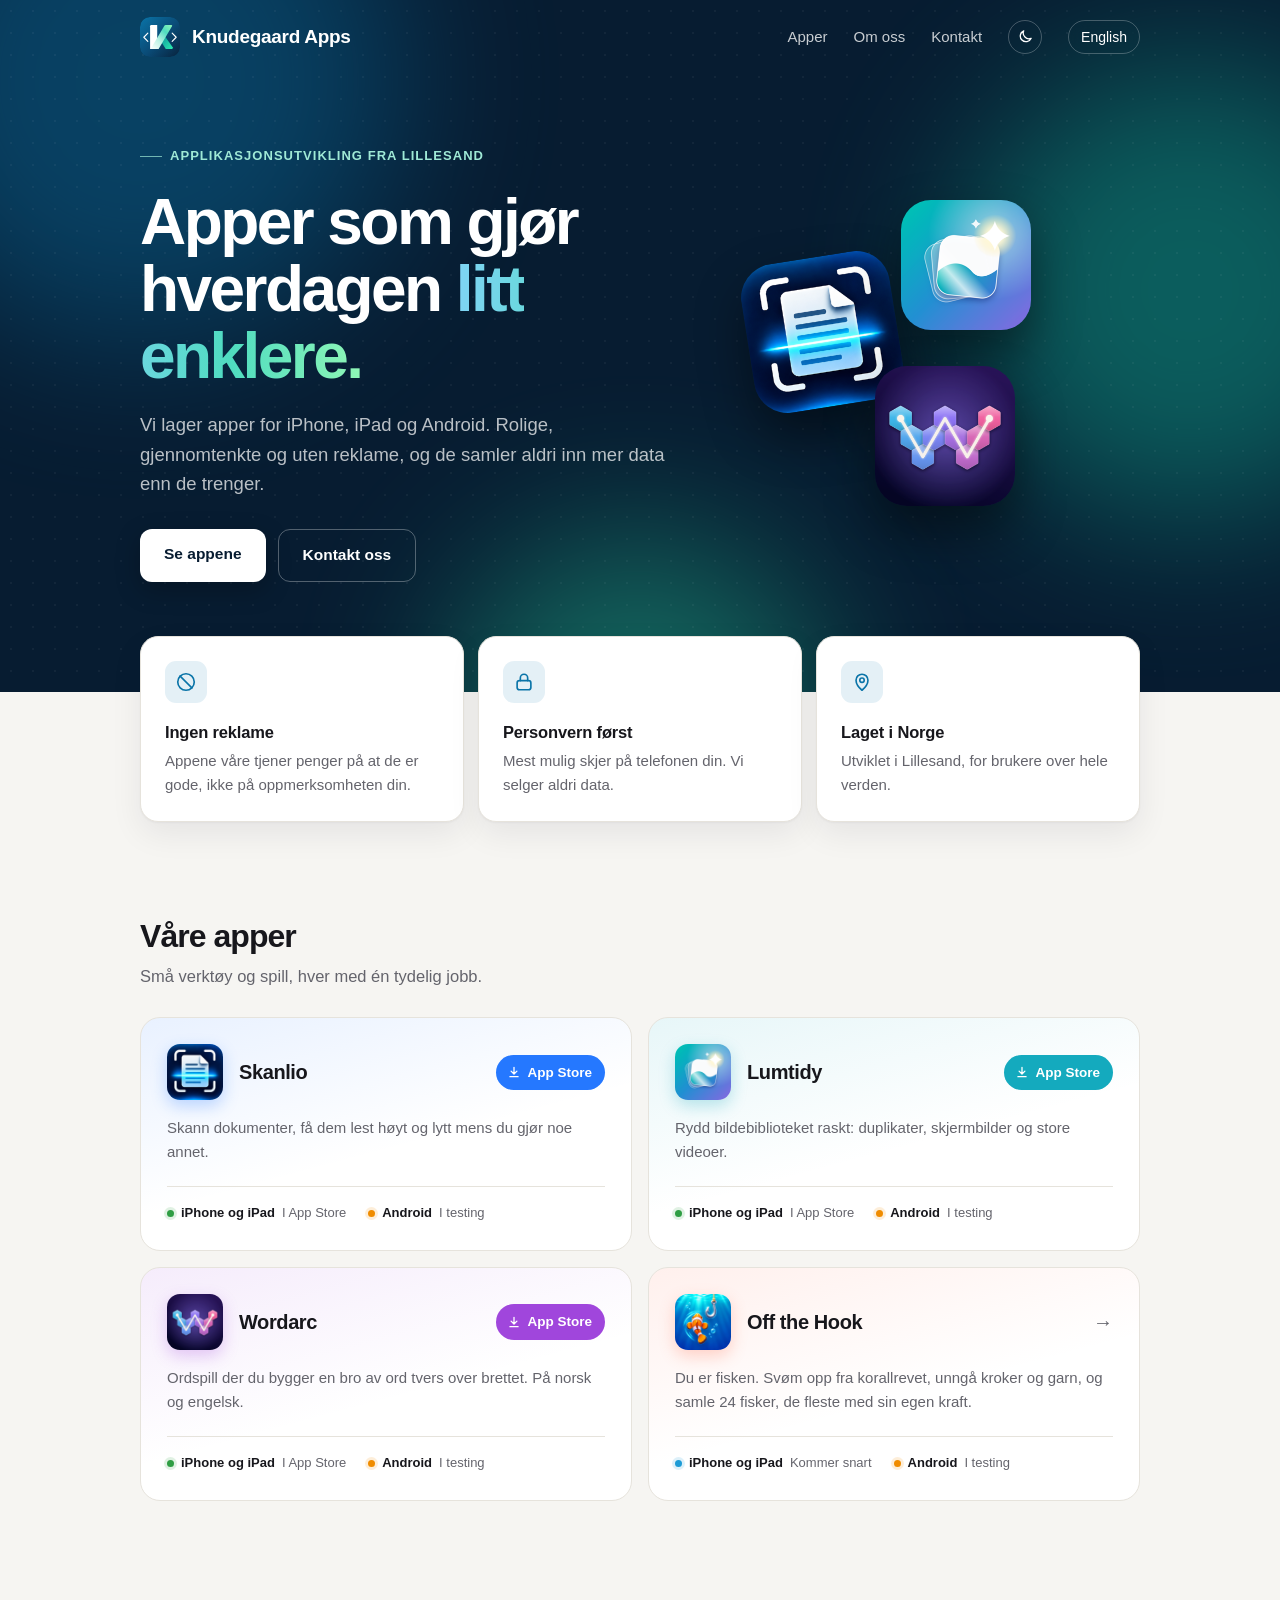
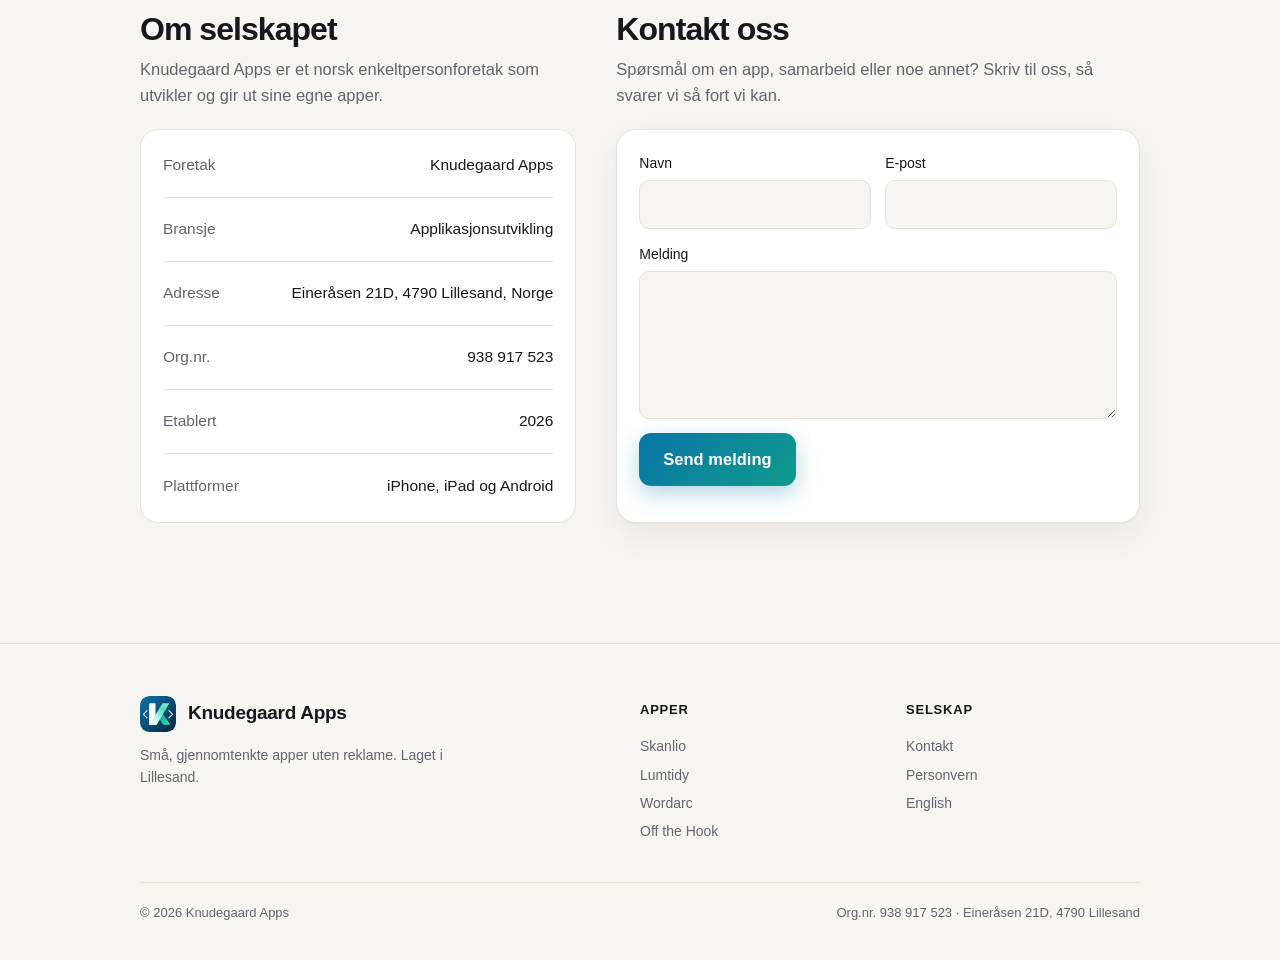
<file: index.html>
<!doctype html>
<html lang="nb">
<head>
<meta charset="utf-8">
<meta name="viewport" content="width=device-width, initial-scale=1">
<title>Knudegaard Apps – apputvikling i Lillesand</title>
<meta name="description" content="Knudegaard Apps utvikler apper for iPhone, iPad og Android. Gjennomtenkte apper uten reklame og uten unødvendig datainnsamling.">
<meta name="theme-color" content="#071c31">
<meta property="og:type" content="website"><meta property="og:site_name" content="Knudegaard Apps"><meta property="og:locale" content="nb_NO">
<meta property="og:url" content="https://knudegaard.no/"><meta property="og:title" content="Knudegaard Apps – apputvikling i Lillesand"><meta property="og:description" content="Knudegaard Apps utvikler apper for iPhone, iPad og Android. Gjennomtenkte apper uten reklame og uten unødvendig datainnsamling.">
<meta property="og:image" content="https://knudegaard.no/assets/og.png"><meta property="og:image:width" content="1200"><meta property="og:image:height" content="630"><meta property="og:image:alt" content="Knudegaard Apps">
<meta name="twitter:card" content="summary_large_image">
<link rel="canonical" href="https://knudegaard.no/"><link rel="alternate" hreflang="nb" href="https://knudegaard.no/"><link rel="alternate" hreflang="en" href="https://knudegaard.no/en/"><link rel="alternate" hreflang="x-default" href="https://knudegaard.no/">
<script>try{var m=localStorage.getItem('theme');if(m)document.documentElement.dataset.theme=m}catch(e){}</script>
<link rel="icon" href="assets/favicon.svg" type="image/svg+xml"><link rel="apple-touch-icon" href="assets/apple-touch-icon.png">
<link rel="stylesheet" href="style.css?v=11">
<script type="application/ld+json">{"@context":"https://schema.org","@type":"Organization","name":"Knudegaard Apps","url":"https://knudegaard.no/","logo":"https://knudegaard.no/brand/symbol-512.png","address":{"@type":"PostalAddress","streetAddress":"Eineråsen 21D","postalCode":"4790","addressLocality":"Lillesand","addressCountry":"NO"},"identifier":"938917523"}</script>
</head>
<body>
<header class="topbar"><div class="wrap bar">
  <a class="brand" href="./"><img class="mark" src="assets/logo.svg" alt="" width="40" height="40">Knudegaard Apps</a>
  <nav><a class="hide-sm" href="#apper">Apper</a><a class="hide-sm" href="#selskap">Om oss</a><a class="hide-sm" href="#kontakt">Kontakt</a><button class="theme" type="button" aria-label="Bytt mellom lyst og mørkt utseende" title="Bytt mellom lyst og mørkt utseende"><svg class="moon" viewBox="0 0 24 24" fill="none" stroke="currentColor" stroke-width="1.8" stroke-linecap="round" stroke-linejoin="round"><path d="M20 14.5A8 8 0 0 1 9.5 4a8 8 0 1 0 10.5 10.5z"/></svg><svg class="sun" viewBox="0 0 24 24" fill="none" stroke="currentColor" stroke-width="1.8" stroke-linecap="round"><circle cx="12" cy="12" r="4"/><path d="M12 2.5v2M12 19.5v2M2.5 12h2M19.5 12h2M5.3 5.3l1.4 1.4M17.3 17.3l1.4 1.4M5.3 18.7l1.4-1.4M17.3 6.7l1.4-1.4"/></svg></button><a class="lang" href="en/">English</a></nav>
</div></header>
<section class="hero">
  <div class="blob b1"></div><div class="blob b2"></div><div class="blob b3"></div>
  <div class="wrap">
    <div class="herogrid">
      <div>
        <p class="eyebrow">Applikasjonsutvikling fra Lillesand</p>
        <h1>Apper som gjør hverdagen <span class="grad">litt enklere.</span></h1>
        <p class="lead">Vi lager apper for iPhone, iPad og Android. Rolige, gjennomtenkte og uten reklame, og de samler aldri inn mer data enn de trenger.</p>
        <div class="ctas"><a class="btn primary" href="#apper">Se appene</a><a class="btn ghost" href="#kontakt">Kontakt oss</a></div>
      </div>
      <div class="stack" aria-hidden="true">
        <img class="i1" src="assets/skanlio.png" alt="">
        <img class="i2" src="assets/lumtidy.png" alt="">
        <img class="i3" src="assets/wordarc.png" alt="">
      </div>
    </div>
  </div>
</section>
<main class="wrap">
  <section class="values"><div class="value reveal"><span class="vicon" aria-hidden="true"><svg viewBox="0 0 24 24" width="22" height="22" fill="none" stroke="currentColor" stroke-width="1.8" stroke-linecap="round" stroke-linejoin="round"><circle cx="12" cy="12" r="9"/><path d="M5.6 5.6l12.8 12.8"/></svg></span><h3>Ingen reklame</h3><p>Appene våre tjener penger på at de er gode, ikke på oppmerksomheten din.</p></div><div class="value reveal"><span class="vicon" aria-hidden="true"><svg viewBox="0 0 24 24" width="22" height="22" fill="none" stroke="currentColor" stroke-width="1.8" stroke-linecap="round" stroke-linejoin="round"><rect x="4.5" y="10.5" width="15" height="10" rx="2.5"/><path d="M8 10.5V7.5a4 4 0 0 1 8 0v3"/></svg></span><h3>Personvern først</h3><p>Mest mulig skjer på telefonen din. Vi selger aldri data.</p></div><div class="value reveal"><span class="vicon" aria-hidden="true"><svg viewBox="0 0 24 24" width="22" height="22" fill="none" stroke="currentColor" stroke-width="1.8" stroke-linecap="round" stroke-linejoin="round"><path d="M12 21s-6.5-5.6-6.5-11a6.5 6.5 0 0 1 13 0c0 5.4-6.5 11-6.5 11z"/><circle cx="12" cy="10" r="2.4"/></svg></span><h3>Laget i Norge</h3><p>Utviklet i Lillesand, for brukere over hele verden.</p></div></section>

  <div class="sechead reveal" id="apper"><h2>Våre apper</h2><p class="sublead">Små verktøy og spill, hver med én tydelig jobb.</p></div>
  <div class="apps">
    <div class="app skanlio reveal">
  <div class="apphead"><img src="assets/skanlio.png" alt="" width="56" height="56"><a class="cardlink" href="https://skanlio.app/"><strong>Skanlio</strong></a><a class="store" href="https://apps.apple.com/app/id6831059399" aria-label="Last ned Skanlio i App Store"><svg viewBox="0 0 24 24" width="14" height="14" fill="none" stroke="currentColor" stroke-width="2.2" stroke-linecap="round" stroke-linejoin="round" aria-hidden="true"><path d="M12 4v11M7 10.5l5 5 5-5M5 20h14"/></svg>App Store</a></div>
  <p>Skann dokumenter, få dem lest høyt og lytt mens du gjør noe annet.</p>
  <ul class="plats"><li class="plat live"><span>iPhone og iPad</span><b>I App Store</b></li><li class="plat test"><span>Android</span><b>I testing</b></li></ul>
</div>
    <div class="app lumtidy reveal">
  <div class="apphead"><img src="assets/lumtidy.png" alt="" width="56" height="56"><a class="cardlink" href="https://lumtidy.app/"><strong>Lumtidy</strong></a><a class="store" href="https://apps.apple.com/app/id6837622107" aria-label="Last ned Lumtidy i App Store"><svg viewBox="0 0 24 24" width="14" height="14" fill="none" stroke="currentColor" stroke-width="2.2" stroke-linecap="round" stroke-linejoin="round" aria-hidden="true"><path d="M12 4v11M7 10.5l5 5 5-5M5 20h14"/></svg>App Store</a></div>
  <p>Rydd bildebiblioteket raskt: duplikater, skjermbilder og store videoer.</p>
  <ul class="plats"><li class="plat live"><span>iPhone og iPad</span><b>I App Store</b></li><li class="plat test"><span>Android</span><b>I testing</b></li></ul>
</div>
    <div class="app wordarc reveal">
  <div class="apphead"><img src="assets/wordarc.png" alt="" width="56" height="56"><a class="cardlink" href="https://wordarc.app/"><strong>Wordarc</strong></a><a class="store" href="https://apps.apple.com/app/id6838085353" aria-label="Last ned Wordarc i App Store"><svg viewBox="0 0 24 24" width="14" height="14" fill="none" stroke="currentColor" stroke-width="2.2" stroke-linecap="round" stroke-linejoin="round" aria-hidden="true"><path d="M12 4v11M7 10.5l5 5 5-5M5 20h14"/></svg>App Store</a></div>
  <p>Ordspill der du bygger en bro av ord tvers over brettet. På norsk og engelsk.</p>
  <ul class="plats"><li class="plat live"><span>iPhone og iPad</span><b>I App Store</b></li><li class="plat test"><span>Android</span><b>I testing</b></li></ul>
</div>
    <div class="app offthehook reveal">
  <div class="apphead"><img src="assets/offthehook.png" alt="" width="56" height="56"><a class="cardlink" href="offthehook/"><strong>Off the Hook</strong></a><span class="arrow" aria-hidden="true">→</span></div>
  <p>Du er fisken. Svøm opp fra korallrevet, unngå kroker og garn, og samle 24 fisker, de fleste med sin egen kraft.</p>
  <ul class="plats"><li class="plat soon"><span>iPhone og iPad</span><b>Kommer snart</b></li><li class="plat test"><span>Android</span><b>I testing</b></li></ul>
</div>
  </div>

  <div class="twocol">
    <section class="reveal" id="selskap">
      <h2>Om selskapet</h2>
      <p class="sublead">Knudegaard Apps er et norsk enkeltpersonforetak som utvikler og gir ut sine egne apper.</p>
      <dl class="facts"><div><dt>Foretak</dt><dd>Knudegaard Apps</dd></div><div><dt>Bransje</dt><dd>Applikasjonsutvikling</dd></div><div><dt>Adresse</dt><dd>Eineråsen 21D, 4790 Lillesand, Norge</dd></div><div><dt>Org.nr.</dt><dd>938 917 523</dd></div><div><dt>Etablert</dt><dd>2026</dd></div><div><dt>Plattformer</dt><dd>iPhone, iPad og Android</dd></div></dl>
    </section>
    <section class="reveal">
      <h2 id="kontakt">Kontakt oss</h2>
      <p class="sublead">Spørsmål om en app, samarbeid eller noe annet? Skriv til oss, så svarer vi så fort vi kan.</p>
      <form class="contact" action="https://api.web3forms.com/submit" method="POST">
        <input type="hidden" name="access_key" value="a66e1077-ba51-46a3-9730-51c0641c0327">
        <input type="hidden" name="subject" value="Ny melding fra knudegaard.no">
        <input type="hidden" name="from_name" value="knudegaard.no">
        <input type="checkbox" name="botcheck" class="hp" tabindex="-1" autocomplete="off" aria-hidden="true">
        <div class="row2"><label>Navn<input name="name" autocomplete="name" required maxlength="100"></label>
        <label>E-post<input type="email" name="email" autocomplete="email" required maxlength="200"></label></div>
        <label>Melding<textarea name="message" rows="5" required maxlength="5000"></textarea></label>
        <button type="submit">Send melding</button>
        <p class="status" role="status" aria-live="polite"></p>
      </form>
    </section>
  </div>
</main>
<footer class="site"><div class="wrap">
  <div class="fgrid">
    <div class="fbrand"><a class="brand" href="./"><img class="mark" src="assets/logo.svg" alt="" width="36" height="36">Knudegaard Apps</a><p>Små, gjennomtenkte apper uten reklame. Laget i Lillesand.</p></div>
    <div><h4>Apper</h4><a href="https://skanlio.app/">Skanlio</a><a href="https://lumtidy.app/">Lumtidy</a><a href="https://wordarc.app/">Wordarc</a><a href="offthehook/">Off the Hook</a></div>
    <div><h4>Selskap</h4><a href="#kontakt">Kontakt</a><a href="personvern.html">Personvern</a><a href="en/">English</a></div>
  </div>
  <div class="fbottom"><span>© 2026 Knudegaard Apps</span><span>Org.nr. 938 917 523 · Eineråsen 21D, 4790 Lillesand</span></div>
</div></footer>
<script>
document.querySelector('.theme').addEventListener('click', () => {
  const r = document.documentElement, dark = r.dataset.theme ? r.dataset.theme === 'dark' : matchMedia('(prefers-color-scheme: dark)').matches;
  r.dataset.theme = dark ? 'light' : 'dark';
  try { localStorage.setItem('theme', r.dataset.theme); } catch (e) {}
});
const tb = document.querySelector('.topbar'), onS = () => tb.classList.toggle('scrolled', scrollY > 12); addEventListener('scroll', onS, { passive: true }); onS();
const io = 'IntersectionObserver' in window ? new IntersectionObserver((es) => es.forEach(e => { if (e.isIntersecting) { e.target.classList.add('in'); io.unobserve(e.target); } }), { threshold: 0.12 }) : null;
document.querySelectorAll('.reveal').forEach(el => io ? io.observe(el) : el.classList.add('in'));
document.querySelector('form.contact').addEventListener('submit', async (e) => {
  e.preventDefault();
  const f = e.target, b = f.querySelector('button'), s = f.querySelector('.status');
  b.disabled = true; b.textContent = 'Sender …'; s.textContent = ''; s.className = 'status';
  try {
    const r = await fetch(f.action, { method: 'POST', headers: { 'Accept': 'application/json' }, body: new FormData(f) });
    const j = await r.json();
    if (!r.ok || !j.success) throw new Error();
    f.reset(); s.textContent = 'Takk! Meldingen er sendt, og vi svarer så fort vi kan.'; s.classList.add('ok');
  } catch {
    s.textContent = 'Noe gikk galt. Prøv igjen litt senere.'; s.classList.add('err');
  } finally {
    b.disabled = false; b.textContent = 'Send melding';
  }
});
</script>
</body>
</html>
</file>
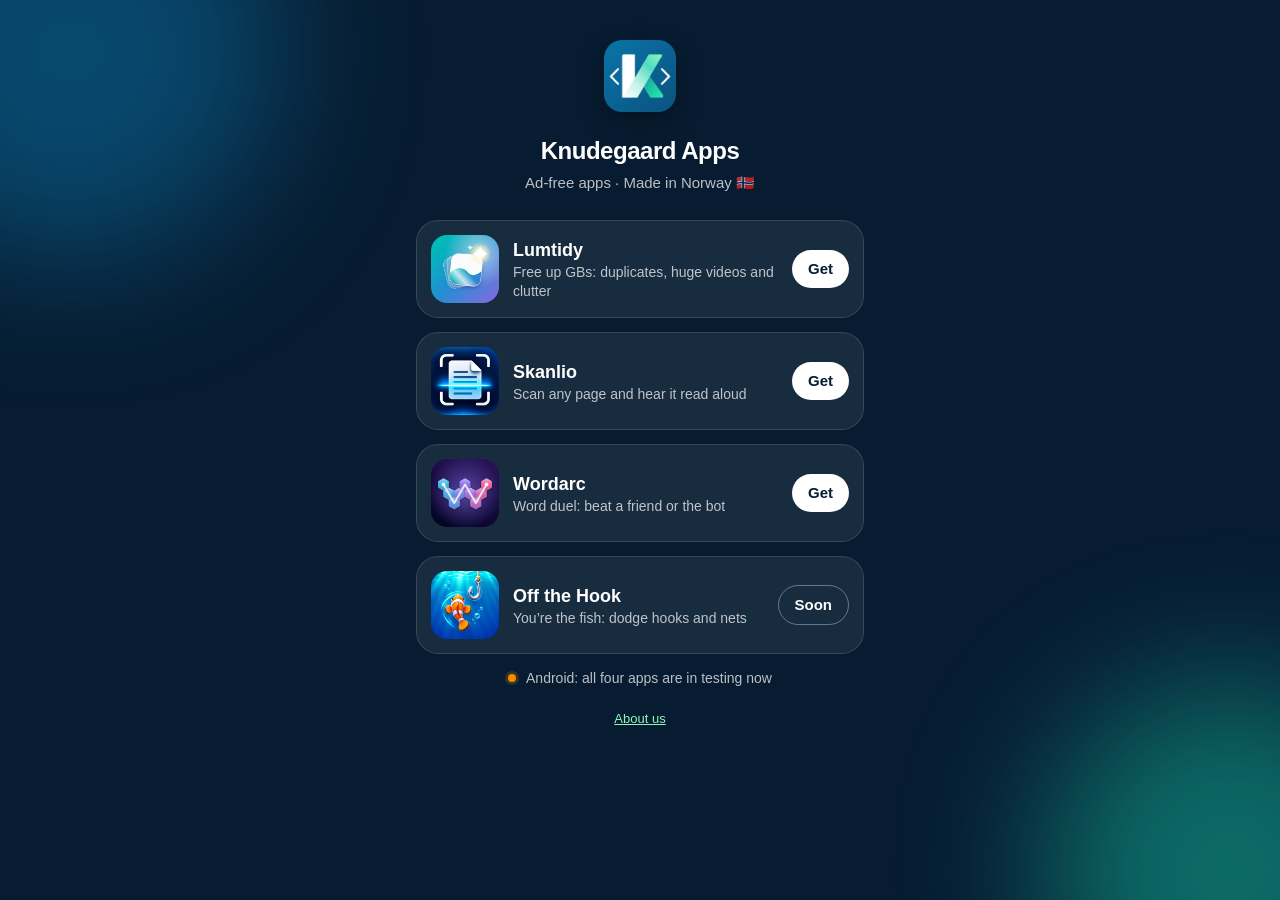
<file: apps/index.html>
<!doctype html>
<html lang="en">
<head>
<meta charset="utf-8">
<meta name="viewport" content="width=device-width, initial-scale=1">
<title>Knudegaard Apps – our apps</title>
<meta name="description" content="Ad-free apps from Norway: Lumtidy, Skanlio, Wordarc and Off the Hook. On iPhone and iPad, Android coming soon.">
<meta name="theme-color" content="#071c31">
<meta property="og:type" content="website"><meta property="og:url" content="https://knudegaard.no/apps/">
<meta property="og:title" content="Knudegaard Apps – ad-free apps from Norway">
<meta property="og:description" content="Lumtidy · Skanlio · Wordarc · Off the Hook">
<meta property="og:image" content="https://knudegaard.no/assets/og-en.png"><meta property="og:image:width" content="1200"><meta property="og:image:height" content="630">
<meta name="twitter:card" content="summary_large_image">
<link rel="canonical" href="https://knudegaard.no/apps/">
<link rel="icon" href="../assets/favicon.svg" type="image/svg+xml"><link rel="apple-touch-icon" href="../assets/apple-touch-icon.png">
<style>
:root { --bg:#071c31; --card:rgba(255,255,255,.07); --line:rgba(255,255,255,.13); --text:#fff; --muted:rgba(255,255,255,.72); }
* { box-sizing:border-box; }
html { -webkit-text-size-adjust:100%; }
body { margin:0; min-height:100vh; background:var(--bg); color:var(--text); overflow-x:hidden; isolation:isolate;
  font:17px/1.45 -apple-system, BlinkMacSystemFont, "Segoe UI", Roboto, Helvetica, Arial, sans-serif; }
.blob { position:fixed; border-radius:50%; filter:blur(70px); opacity:.5; z-index:-1; }
.b1 { width:420px; height:420px; background:#0a74a8; top:-160px; left:-140px; }
.b2 { width:380px; height:380px; background:#12b89a; bottom:-160px; right:-140px; }
main { max-width:480px; margin:0 auto; padding:40px 16px 32px; }
.top { text-align:center; margin-bottom:26px; }
.top img { width:72px; height:72px; border-radius:18px; box-shadow:0 8px 24px rgba(0,0,0,.35); }
h1 { font-size:24px; margin:14px 0 4px; letter-spacing:-.02em; }
.top p { margin:0; color:var(--muted); font-size:15px; }
.app { display:flex; gap:14px; align-items:center; background:var(--card); border:1px solid var(--line); border-radius:22px;
  padding:14px; margin-bottom:14px; text-decoration:none; color:inherit; backdrop-filter:blur(10px); transition:transform .15s; }
.app:active { transform:scale(.98); }
.app img { width:68px; height:68px; border-radius:16px; flex:none; }
.txt { flex:1; min-width:0; }
.txt strong { display:block; font-size:18px; }
.txt span { display:block; color:var(--muted); font-size:14px; line-height:1.35; }
.get { flex:none; background:#fff; color:#071c31; font-weight:700; font-size:15px; padding:8px 16px; border-radius:99px; }
.get.soon { background:transparent; color:#fff; border:1px solid rgba(255,255,255,.35); font-weight:600; }
.android { display:flex; gap:10px; align-items:center; justify-content:center; margin:6px 0 0; color:var(--muted); font-size:14px; }
.android::before { content:""; width:8px; height:8px; border-radius:50%; background:#f08c00; box-shadow:0 0 0 3px rgba(240,140,0,.2); }
.note { text-align:center; color:var(--muted); font-size:13px; margin-top:22px; }
.note a { color:#8ff7b6; }
</style>
</head>
<body>
<div class="blob b1"></div><div class="blob b2"></div>
<main>
  <div class="top">
    <img src="../assets/apple-touch-icon.png" alt="">
    <h1>Knudegaard Apps</h1>
    <p data-en="Ad-free apps · Made in Norway 🇳🇴" data-nb="Apper uten reklame · Laget i Norge 🇳🇴">Ad-free apps · Made in Norway 🇳🇴</p>
  </div>
  <a class="app" href="https://apps.apple.com/app/id6837622107">
    <img src="../assets/lumtidy.png" alt="">
    <div class="txt"><strong>Lumtidy</strong><span data-en="Free up GBs: duplicates, huge videos and clutter" data-nb="Frigjør GB: duplikater, store videoer og rot">Free up GBs: duplicates, huge videos and clutter</span></div>
    <span class="get" data-en="Get" data-nb="Hent">Get</span>
  </a>
  <a class="app" href="https://apps.apple.com/app/id6831059399">
    <img src="../assets/skanlio.png" alt="">
    <div class="txt"><strong>Skanlio</strong><span data-en="Scan any page and hear it read aloud" data-nb="Skann en side og hør den lest høyt">Scan any page and hear it read aloud</span></div>
    <span class="get" data-en="Get" data-nb="Hent">Get</span>
  </a>
  <a class="app" href="https://apps.apple.com/app/id6838085353">
    <img src="../assets/wordarc.png" alt="">
    <div class="txt"><strong>Wordarc</strong><span data-en="Word duel: beat a friend or the bot" data-nb="Ordduell: slå en venn eller boten">Word duel: beat a friend or the bot</span></div>
    <span class="get" data-en="Get" data-nb="Hent">Get</span>
  </a>
  <a class="app" href="../offthehook/">
    <img src="../assets/offthehook.png" alt="">
    <div class="txt"><strong>Off the Hook</strong><span data-en="You’re the fish: dodge hooks and nets" data-nb="Du er fisken: unngå kroker og garn">You’re the fish: dodge hooks and nets</span></div>
    <span class="get soon" data-en="Soon" data-nb="Snart">Soon</span>
  </a>
  <p class="android" data-en="Android: all four apps are in testing now" data-nb="Android: alle fire appene er i testing nå">Android: all four apps are in testing now</p>
  <p class="note"><a href="../en/" data-en="About us" data-nb="Om oss">About us</a></p>
</main>
<script>
if ((navigator.language || '').toLowerCase().match(/^(nb|no|nn)/)) {
  document.documentElement.lang = 'nb';
  document.querySelectorAll('[data-nb]').forEach(e => e.innerHTML = e.dataset.nb);
  document.querySelector('.note a').href = '../';
}
</script>
</body>
</html>
</file>
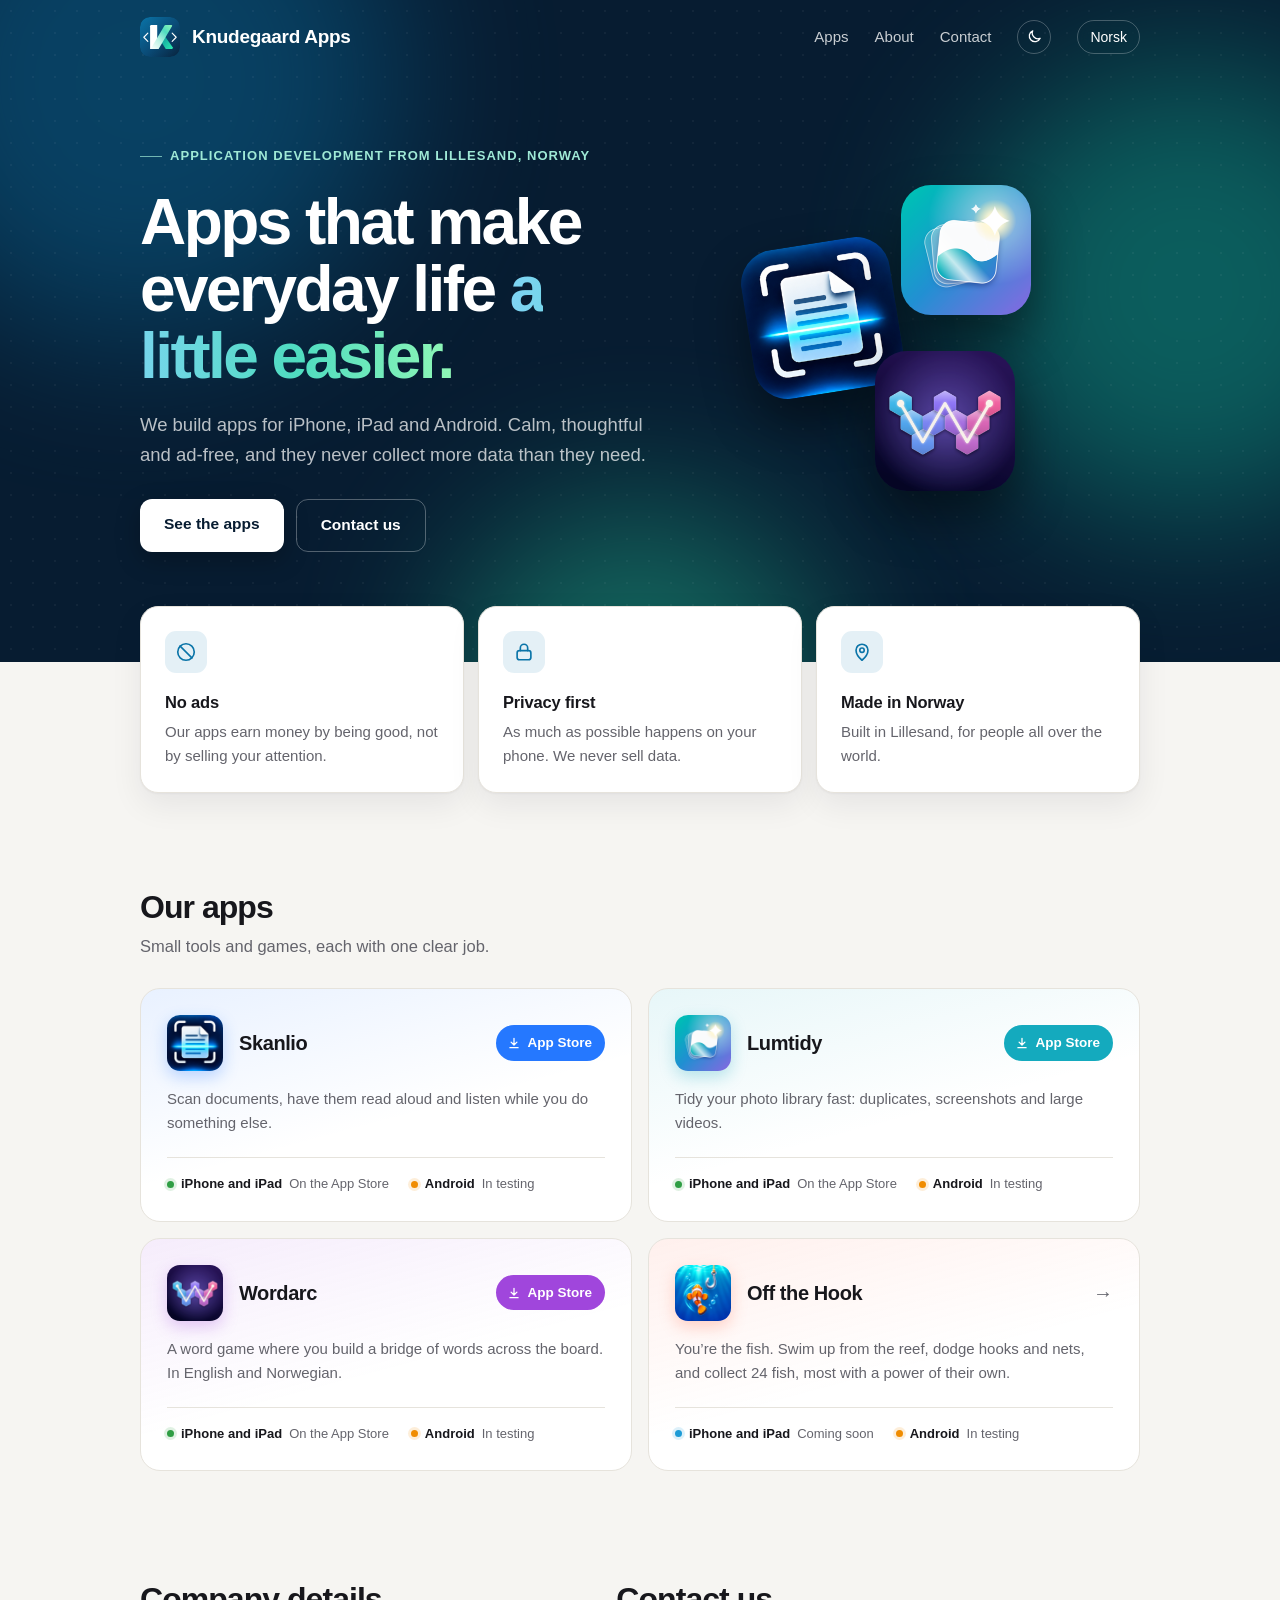
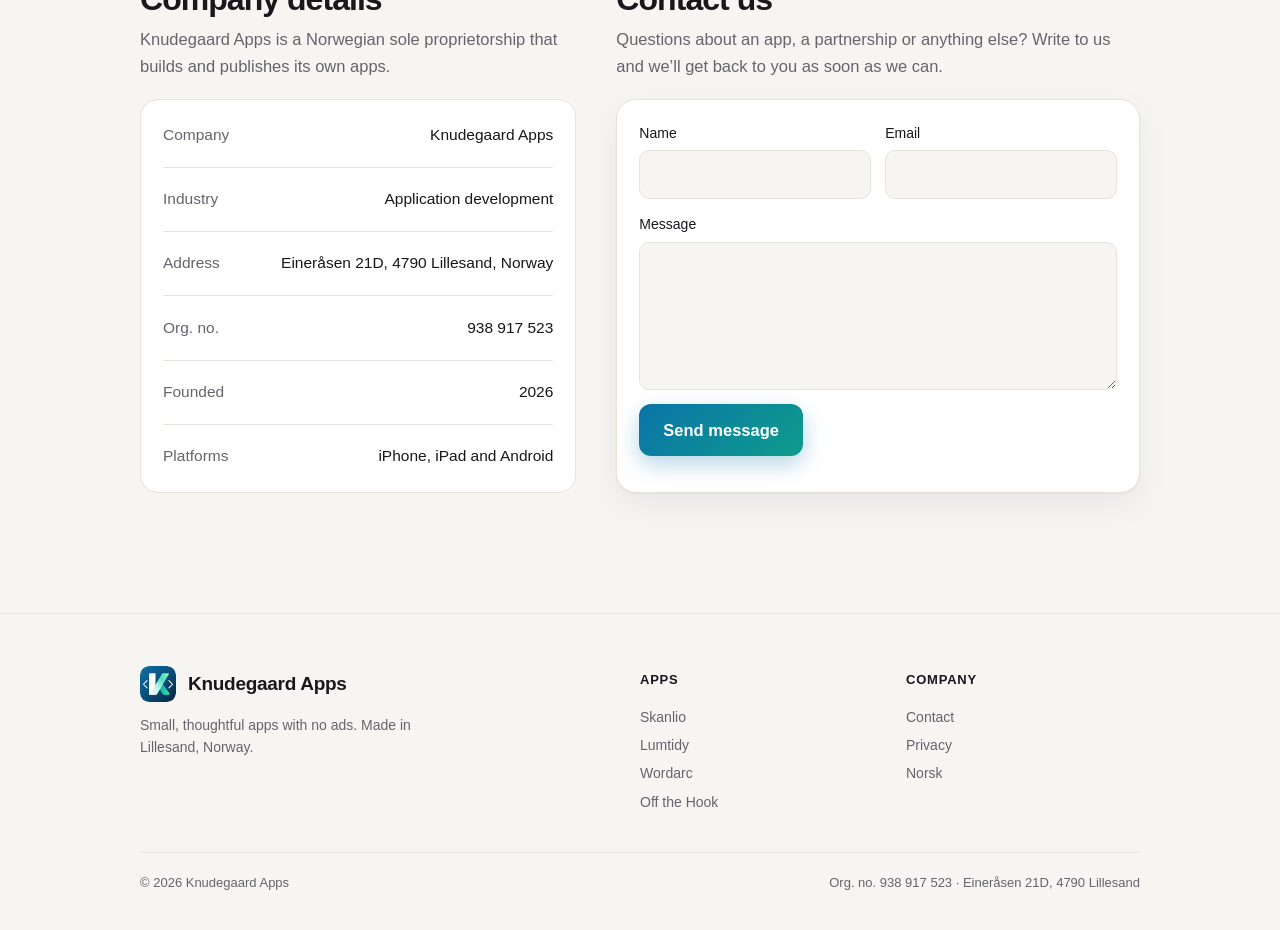
<file: en/index.html>
<!doctype html>
<html lang="en">
<head>
<meta charset="utf-8">
<meta name="viewport" content="width=device-width, initial-scale=1">
<title>Knudegaard Apps – app development in Lillesand, Norway</title>
<meta name="description" content="Knudegaard Apps builds apps for iPhone, iPad and Android. Thoughtful apps with no ads and no unnecessary data collection.">
<meta name="theme-color" content="#071c31">
<meta property="og:type" content="website"><meta property="og:site_name" content="Knudegaard Apps"><meta property="og:locale" content="en_US">
<meta property="og:url" content="https://knudegaard.no/en/"><meta property="og:title" content="Knudegaard Apps – app development in Lillesand, Norway"><meta property="og:description" content="Knudegaard Apps builds apps for iPhone, iPad and Android. Thoughtful apps with no ads and no unnecessary data collection.">
<meta property="og:image" content="https://knudegaard.no/assets/og-en.png"><meta property="og:image:width" content="1200"><meta property="og:image:height" content="630"><meta property="og:image:alt" content="Knudegaard Apps">
<meta name="twitter:card" content="summary_large_image">
<link rel="canonical" href="https://knudegaard.no/en/"><link rel="alternate" hreflang="nb" href="https://knudegaard.no/"><link rel="alternate" hreflang="en" href="https://knudegaard.no/en/"><link rel="alternate" hreflang="x-default" href="https://knudegaard.no/">
<script>try{var m=localStorage.getItem('theme');if(m)document.documentElement.dataset.theme=m}catch(e){}</script>
<link rel="icon" href="../assets/favicon.svg" type="image/svg+xml"><link rel="apple-touch-icon" href="../assets/apple-touch-icon.png">
<link rel="stylesheet" href="../style.css?v=11">
<script type="application/ld+json">{"@context":"https://schema.org","@type":"Organization","name":"Knudegaard Apps","url":"https://knudegaard.no/","logo":"https://knudegaard.no/brand/symbol-512.png","address":{"@type":"PostalAddress","streetAddress":"Eineråsen 21D","postalCode":"4790","addressLocality":"Lillesand","addressCountry":"NO"},"identifier":"938917523"}</script>
</head>
<body>
<header class="topbar"><div class="wrap bar">
  <a class="brand" href="./"><img class="mark" src="../assets/logo.svg" alt="" width="40" height="40">Knudegaard Apps</a>
  <nav><a class="hide-sm" href="#apper">Apps</a><a class="hide-sm" href="#selskap">About</a><a class="hide-sm" href="#kontakt">Contact</a><button class="theme" type="button" aria-label="Switch between light and dark appearance" title="Switch between light and dark appearance"><svg class="moon" viewBox="0 0 24 24" fill="none" stroke="currentColor" stroke-width="1.8" stroke-linecap="round" stroke-linejoin="round"><path d="M20 14.5A8 8 0 0 1 9.5 4a8 8 0 1 0 10.5 10.5z"/></svg><svg class="sun" viewBox="0 0 24 24" fill="none" stroke="currentColor" stroke-width="1.8" stroke-linecap="round"><circle cx="12" cy="12" r="4"/><path d="M12 2.5v2M12 19.5v2M2.5 12h2M19.5 12h2M5.3 5.3l1.4 1.4M17.3 17.3l1.4 1.4M5.3 18.7l1.4-1.4M17.3 6.7l1.4-1.4"/></svg></button><a class="lang" href="../">Norsk</a></nav>
</div></header>
<section class="hero">
  <div class="blob b1"></div><div class="blob b2"></div><div class="blob b3"></div>
  <div class="wrap">
    <div class="herogrid">
      <div>
        <p class="eyebrow">Application development from Lillesand, Norway</p>
        <h1>Apps that make everyday life <span class="grad">a little easier.</span></h1>
        <p class="lead">We build apps for iPhone, iPad and Android. Calm, thoughtful and ad-free, and they never collect more data than they need.</p>
        <div class="ctas"><a class="btn primary" href="#apper">See the apps</a><a class="btn ghost" href="#kontakt">Contact us</a></div>
      </div>
      <div class="stack" aria-hidden="true">
        <img class="i1" src="../assets/skanlio.png" alt="">
        <img class="i2" src="../assets/lumtidy.png" alt="">
        <img class="i3" src="../assets/wordarc.png" alt="">
      </div>
    </div>
  </div>
</section>
<main class="wrap">
  <section class="values"><div class="value reveal"><span class="vicon" aria-hidden="true"><svg viewBox="0 0 24 24" width="22" height="22" fill="none" stroke="currentColor" stroke-width="1.8" stroke-linecap="round" stroke-linejoin="round"><circle cx="12" cy="12" r="9"/><path d="M5.6 5.6l12.8 12.8"/></svg></span><h3>No ads</h3><p>Our apps earn money by being good, not by selling your attention.</p></div><div class="value reveal"><span class="vicon" aria-hidden="true"><svg viewBox="0 0 24 24" width="22" height="22" fill="none" stroke="currentColor" stroke-width="1.8" stroke-linecap="round" stroke-linejoin="round"><rect x="4.5" y="10.5" width="15" height="10" rx="2.5"/><path d="M8 10.5V7.5a4 4 0 0 1 8 0v3"/></svg></span><h3>Privacy first</h3><p>As much as possible happens on your phone. We never sell data.</p></div><div class="value reveal"><span class="vicon" aria-hidden="true"><svg viewBox="0 0 24 24" width="22" height="22" fill="none" stroke="currentColor" stroke-width="1.8" stroke-linecap="round" stroke-linejoin="round"><path d="M12 21s-6.5-5.6-6.5-11a6.5 6.5 0 0 1 13 0c0 5.4-6.5 11-6.5 11z"/><circle cx="12" cy="10" r="2.4"/></svg></span><h3>Made in Norway</h3><p>Built in Lillesand, for people all over the world.</p></div></section>

  <div class="sechead reveal" id="apper"><h2>Our apps</h2><p class="sublead">Small tools and games, each with one clear job.</p></div>
  <div class="apps">
    <div class="app skanlio reveal">
  <div class="apphead"><img src="../assets/skanlio.png" alt="" width="56" height="56"><a class="cardlink" href="https://skanlio.app/"><strong>Skanlio</strong></a><a class="store" href="https://apps.apple.com/app/id6831059399" aria-label="Download Skanlio on the App Store"><svg viewBox="0 0 24 24" width="14" height="14" fill="none" stroke="currentColor" stroke-width="2.2" stroke-linecap="round" stroke-linejoin="round" aria-hidden="true"><path d="M12 4v11M7 10.5l5 5 5-5M5 20h14"/></svg>App Store</a></div>
  <p>Scan documents, have them read aloud and listen while you do something else.</p>
  <ul class="plats"><li class="plat live"><span>iPhone and iPad</span><b>On the App Store</b></li><li class="plat test"><span>Android</span><b>In testing</b></li></ul>
</div>
    <div class="app lumtidy reveal">
  <div class="apphead"><img src="../assets/lumtidy.png" alt="" width="56" height="56"><a class="cardlink" href="https://lumtidy.app/"><strong>Lumtidy</strong></a><a class="store" href="https://apps.apple.com/app/id6837622107" aria-label="Download Lumtidy on the App Store"><svg viewBox="0 0 24 24" width="14" height="14" fill="none" stroke="currentColor" stroke-width="2.2" stroke-linecap="round" stroke-linejoin="round" aria-hidden="true"><path d="M12 4v11M7 10.5l5 5 5-5M5 20h14"/></svg>App Store</a></div>
  <p>Tidy your photo library fast: duplicates, screenshots and large videos.</p>
  <ul class="plats"><li class="plat live"><span>iPhone and iPad</span><b>On the App Store</b></li><li class="plat test"><span>Android</span><b>In testing</b></li></ul>
</div>
    <div class="app wordarc reveal">
  <div class="apphead"><img src="../assets/wordarc.png" alt="" width="56" height="56"><a class="cardlink" href="https://wordarc.app/"><strong>Wordarc</strong></a><a class="store" href="https://apps.apple.com/app/id6838085353" aria-label="Download Wordarc on the App Store"><svg viewBox="0 0 24 24" width="14" height="14" fill="none" stroke="currentColor" stroke-width="2.2" stroke-linecap="round" stroke-linejoin="round" aria-hidden="true"><path d="M12 4v11M7 10.5l5 5 5-5M5 20h14"/></svg>App Store</a></div>
  <p>A word game where you build a bridge of words across the board. In English and Norwegian.</p>
  <ul class="plats"><li class="plat live"><span>iPhone and iPad</span><b>On the App Store</b></li><li class="plat test"><span>Android</span><b>In testing</b></li></ul>
</div>
    <div class="app offthehook reveal">
  <div class="apphead"><img src="../assets/offthehook.png" alt="" width="56" height="56"><a class="cardlink" href="../offthehook/"><strong>Off the Hook</strong></a><span class="arrow" aria-hidden="true">→</span></div>
  <p>You’re the fish. Swim up from the reef, dodge hooks and nets, and collect 24 fish, most with a power of their own.</p>
  <ul class="plats"><li class="plat soon"><span>iPhone and iPad</span><b>Coming soon</b></li><li class="plat test"><span>Android</span><b>In testing</b></li></ul>
</div>
  </div>

  <div class="twocol">
    <section class="reveal" id="selskap">
      <h2>Company details</h2>
      <p class="sublead">Knudegaard Apps is a Norwegian sole proprietorship that builds and publishes its own apps.</p>
      <dl class="facts"><div><dt>Company</dt><dd>Knudegaard Apps</dd></div><div><dt>Industry</dt><dd>Application development</dd></div><div><dt>Address</dt><dd>Eineråsen 21D, 4790 Lillesand, Norway</dd></div><div><dt>Org. no.</dt><dd>938 917 523</dd></div><div><dt>Founded</dt><dd>2026</dd></div><div><dt>Platforms</dt><dd>iPhone, iPad and Android</dd></div></dl>
    </section>
    <section class="reveal">
      <h2 id="kontakt">Contact us</h2>
      <p class="sublead">Questions about an app, a partnership or anything else? Write to us and we’ll get back to you as soon as we can.</p>
      <form class="contact" action="https://api.web3forms.com/submit" method="POST">
        <input type="hidden" name="access_key" value="a66e1077-ba51-46a3-9730-51c0641c0327">
        <input type="hidden" name="subject" value="New message from knudegaard.no">
        <input type="hidden" name="from_name" value="knudegaard.no">
        <input type="checkbox" name="botcheck" class="hp" tabindex="-1" autocomplete="off" aria-hidden="true">
        <div class="row2"><label>Name<input name="name" autocomplete="name" required maxlength="100"></label>
        <label>Email<input type="email" name="email" autocomplete="email" required maxlength="200"></label></div>
        <label>Message<textarea name="message" rows="5" required maxlength="5000"></textarea></label>
        <button type="submit">Send message</button>
        <p class="status" role="status" aria-live="polite"></p>
      </form>
    </section>
  </div>
</main>
<footer class="site"><div class="wrap">
  <div class="fgrid">
    <div class="fbrand"><a class="brand" href="./"><img class="mark" src="../assets/logo.svg" alt="" width="36" height="36">Knudegaard Apps</a><p>Small, thoughtful apps with no ads. Made in Lillesand, Norway.</p></div>
    <div><h4>Apps</h4><a href="https://skanlio.app/">Skanlio</a><a href="https://lumtidy.app/">Lumtidy</a><a href="https://wordarc.app/">Wordarc</a><a href="../offthehook/">Off the Hook</a></div>
    <div><h4>Company</h4><a href="#kontakt">Contact</a><a href="privacy.html">Privacy</a><a href="../">Norsk</a></div>
  </div>
  <div class="fbottom"><span>© 2026 Knudegaard Apps</span><span>Org. no. 938 917 523 · Eineråsen 21D, 4790 Lillesand</span></div>
</div></footer>
<script>
document.querySelector('.theme').addEventListener('click', () => {
  const r = document.documentElement, dark = r.dataset.theme ? r.dataset.theme === 'dark' : matchMedia('(prefers-color-scheme: dark)').matches;
  r.dataset.theme = dark ? 'light' : 'dark';
  try { localStorage.setItem('theme', r.dataset.theme); } catch (e) {}
});
const tb = document.querySelector('.topbar'), onS = () => tb.classList.toggle('scrolled', scrollY > 12); addEventListener('scroll', onS, { passive: true }); onS();
const io = 'IntersectionObserver' in window ? new IntersectionObserver((es) => es.forEach(e => { if (e.isIntersecting) { e.target.classList.add('in'); io.unobserve(e.target); } }), { threshold: 0.12 }) : null;
document.querySelectorAll('.reveal').forEach(el => io ? io.observe(el) : el.classList.add('in'));
document.querySelector('form.contact').addEventListener('submit', async (e) => {
  e.preventDefault();
  const f = e.target, b = f.querySelector('button'), s = f.querySelector('.status');
  b.disabled = true; b.textContent = 'Sending …'; s.textContent = ''; s.className = 'status';
  try {
    const r = await fetch(f.action, { method: 'POST', headers: { 'Accept': 'application/json' }, body: new FormData(f) });
    const j = await r.json();
    if (!r.ok || !j.success) throw new Error();
    f.reset(); s.textContent = 'Thank you! Your message has been sent, and we’ll reply as soon as we can.'; s.classList.add('ok');
  } catch {
    s.textContent = 'Something went wrong. Please try again later.'; s.classList.add('err');
  } finally {
    b.disabled = false; b.textContent = 'Send message';
  }
});
</script>
</body>
</html>
</file>
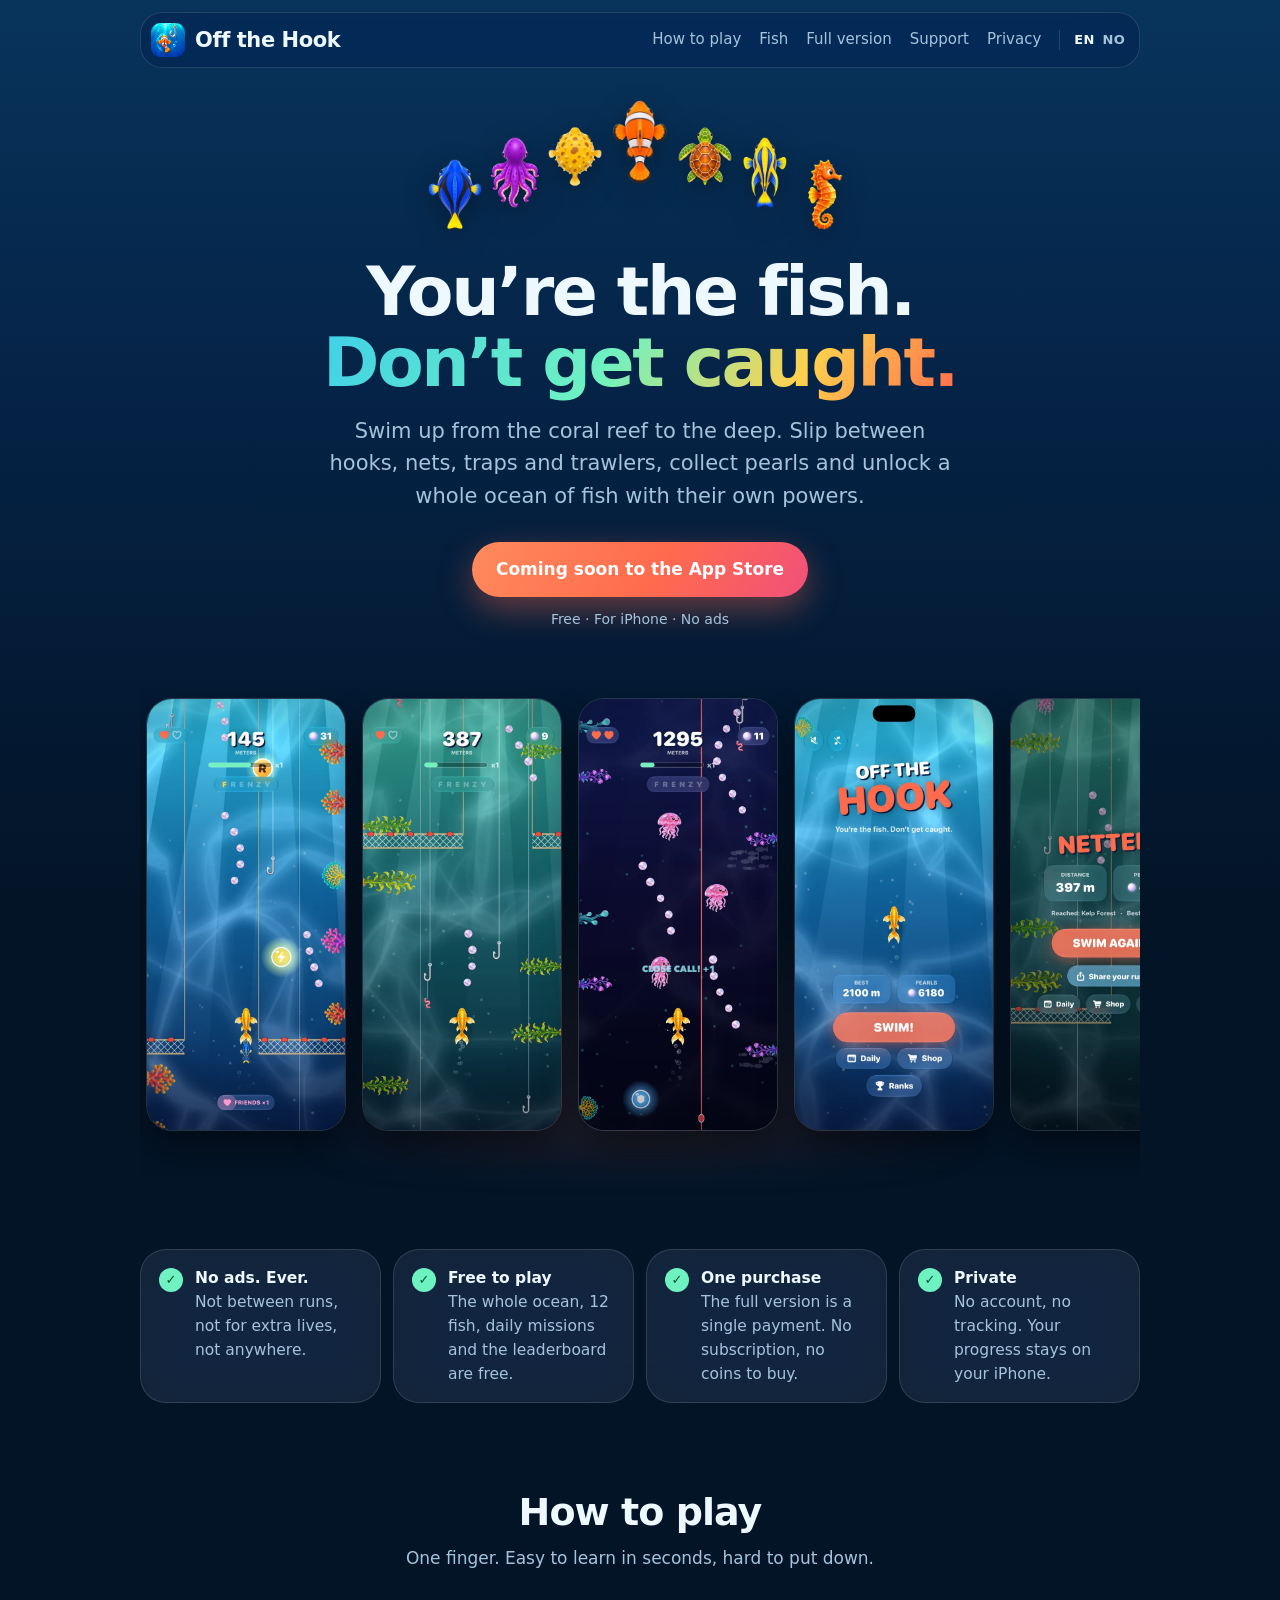
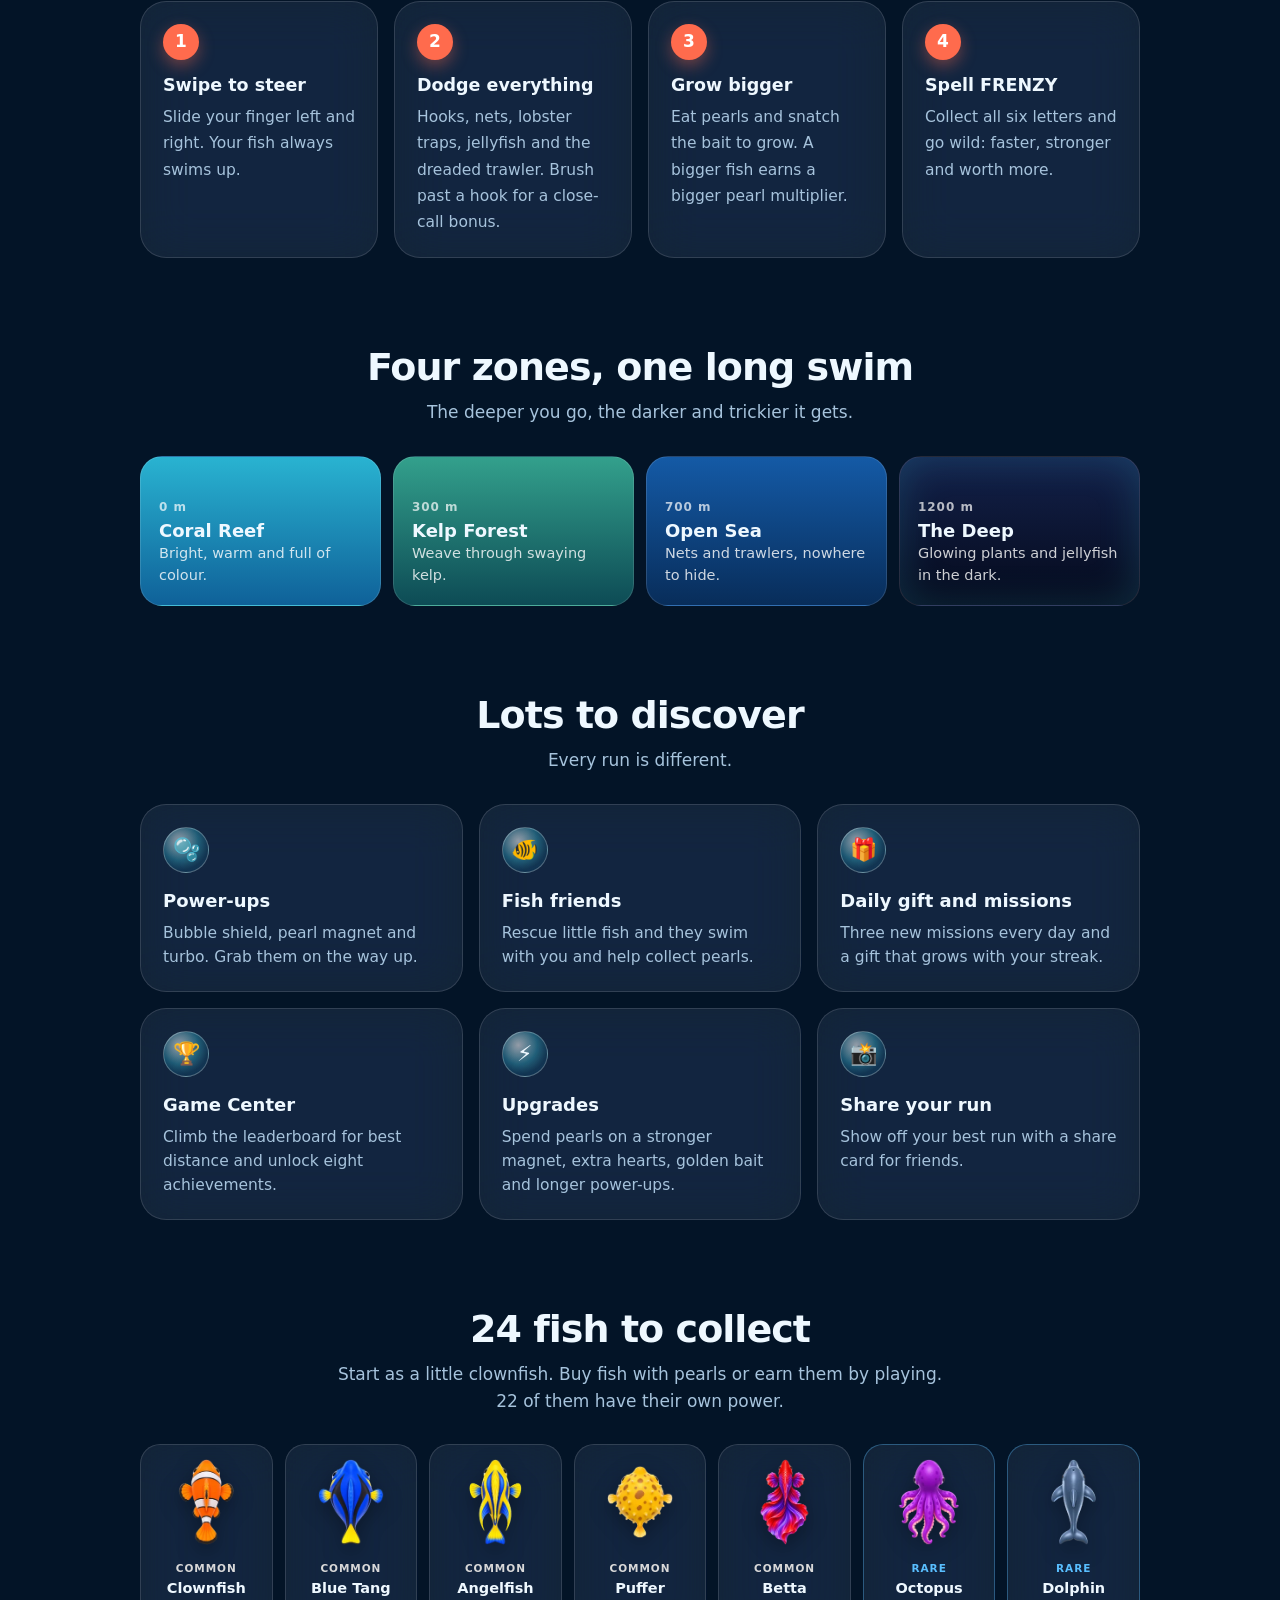
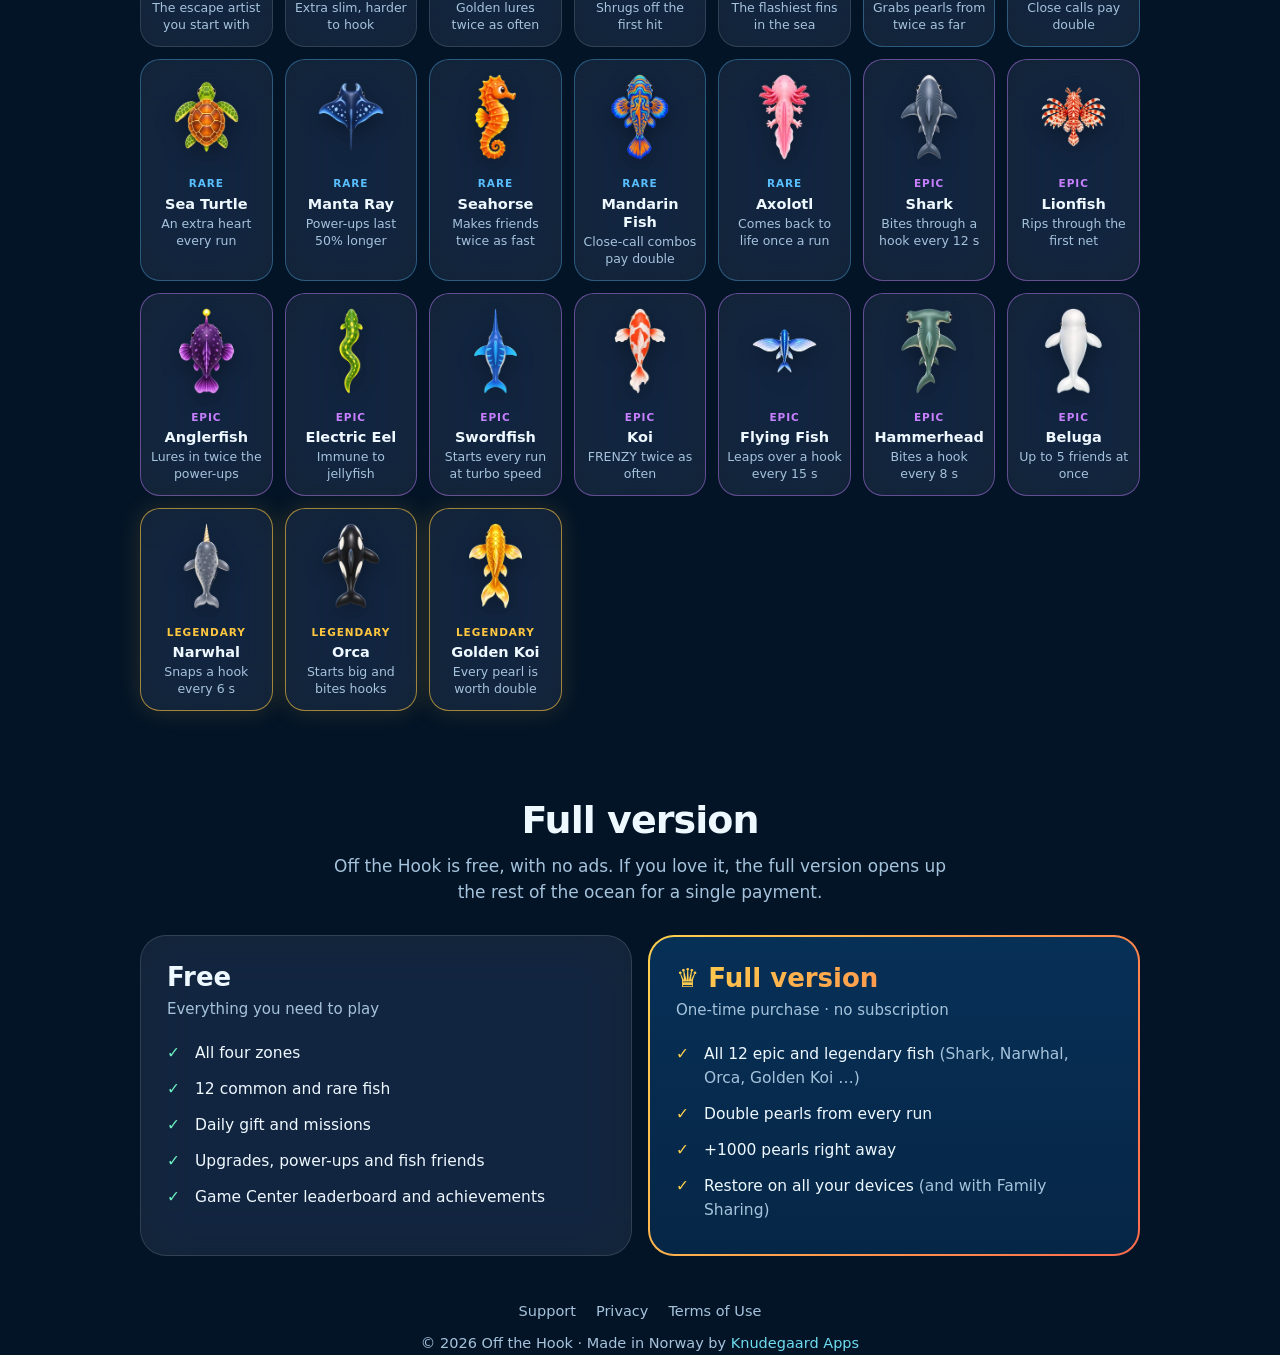
<file: offthehook/index.html>
<!doctype html>
<html lang="en">
<head>
<meta charset="utf-8">
<meta name="viewport" content="width=device-width, initial-scale=1">
<title>Off the Hook – You’re the fish. Don’t get caught.</title>
<meta name="description" content="Off the Hook is an underwater escape game for iPhone. Swim up from the coral reef to the deep, dodge hooks, nets and trawlers, and collect 24 fish. No ads.">
<meta property="og:title" content="Off the Hook – You’re the fish. Don’t get caught.">
<meta property="og:description" content="Off the Hook is an underwater escape game for iPhone. Swim up from the coral reef to the deep, dodge hooks, nets and trawlers, and collect 24 fish. No ads.">
<meta property="og:image" content="https://knudegaard.no/offthehook/assets/og.png">
<meta property="og:locale" content="en_US">
<meta name="theme-color" content="#08345c">
<link rel="alternate" hreflang="en" href="https://knudegaard.no/offthehook/">
<link rel="alternate" hreflang="nb" href="https://knudegaard.no/offthehook/nb/">
<link rel="alternate" hreflang="x-default" href="https://knudegaard.no/offthehook/">
<link rel="icon" href="assets/favicon.png">
<link rel="apple-touch-icon" href="assets/apple-touch-icon.png">
<link rel="stylesheet" href="style.css?v=2">
</head>
<body>
<nav class="wrap"><div class="bar">
  <a class="logo" href="./"><img src="assets/icon-256.png" alt="">Off the Hook</a>
  <div class="links">
    <a class="hide-sm" href="#play">How to play</a>
    <a class="hide-sm" href="#fish">Fish</a>
    <a class="hide-sm" href="#full">Full version</a>
    <a href="support.html">Support</a>
    <a class="hide-xs" href="privacy.html">Privacy</a>
    <span class="langs"><a href="./" aria-current="page" lang="en">EN</a> <a href="nb/" lang="nb">NO</a></span>
  </div>
</div></nav>

<main class="wrap">
  <header class="hero">
    <div class="school" aria-hidden="true"><img src="assets/fish/tang.webp" alt=""><img src="assets/fish/octo.webp" alt=""><img src="assets/fish/puffer.webp" alt=""><img src="assets/fish/clown.webp" alt=""><img src="assets/fish/turtle.webp" alt=""><img src="assets/fish/angel.webp" alt=""><img src="assets/fish/seahorse.webp" alt=""></div>
    <h1>You’re the fish.<br><span class="grad">Don’t get caught.</span></h1>
    <p class="lead">Swim up from the coral reef to the deep. Slip between hooks, nets, traps and trawlers, collect pearls and unlock a whole ocean of fish with their own powers.</p>
    <span class="cta soon"> Coming soon to the App Store</span>
    <p class="note">Free · For iPhone · No ads</p>
  </header>

  <section class="shots" aria-label="Screenshots">
    <div class="strip">
      <img src="assets/screens/01-reef.webp" width="600" height="1304" loading="lazy" alt="Dodging hooks and nets on the coral reef">
      <img src="assets/screens/02-kelp.webp" width="600" height="1304" loading="lazy" alt="Swimming up through the kelp forest">
      <img src="assets/screens/03-deep.webp" width="600" height="1304" loading="lazy" alt="Glowing plants and jellyfish in the deep">
      <img src="assets/screens/04-home.webp" width="600" height="1304" loading="lazy" alt="The home screen">
      <img src="assets/screens/05-gameover.webp" width="600" height="1304" loading="lazy" alt="Netted! The result after a run">
      <img src="assets/screens/06-daily.webp" width="600" height="1304" loading="lazy" alt="Daily gift and missions">
      <img src="assets/screens/07-shop.webp" width="600" height="1304" loading="lazy" alt="The shop with the full version and the fish collection">
    </div>
  </section>

  <section>
    <div class="promises">
      <div class="promise glass"><div class="tick">✓</div><div><b>No ads. Ever.</b><span>Not between runs, not for extra lives, not anywhere.</span></div></div>
      <div class="promise glass"><div class="tick">✓</div><div><b>Free to play</b><span>The whole ocean, 12 fish, daily missions and the leaderboard are free.</span></div></div>
      <div class="promise glass"><div class="tick">✓</div><div><b>One purchase</b><span>The full version is a single payment. No subscription, no coins to buy.</span></div></div>
      <div class="promise glass"><div class="tick">✓</div><div><b>Private</b><span>No account, no tracking. Your progress stays on your iPhone.</span></div></div>
    </div>
  </section>

  <section id="play">
    <h2>How to play</h2>
    <p class="sub">One finger. Easy to learn in seconds, hard to put down.</p>
    <div class="steps">
      <div class="step glass"><b>Swipe to steer</b><span>Slide your finger left and right. Your fish always swims up.</span></div>
      <div class="step glass"><b>Dodge everything</b><span>Hooks, nets, lobster traps, jellyfish and the dreaded trawler. Brush past a hook for a close-call bonus.</span></div>
      <div class="step glass"><b>Grow bigger</b><span>Eat pearls and snatch the bait to grow. A bigger fish earns a bigger pearl multiplier.</span></div>
      <div class="step glass"><b>Spell FRENZY</b><span>Collect all six letters and go wild: faster, stronger and worth more.</span></div>
    </div>
  </section>

  <section id="zones">
    <h2>Four zones, one long swim</h2>
    <p class="sub">The deeper you go, the darker and trickier it gets.</p>
    <div class="zones">
      <div class="zone z1"><small>0 m</small><b>Coral Reef</b><span>Bright, warm and full of colour.</span></div>
      <div class="zone z2"><small>300 m</small><b>Kelp Forest</b><span>Weave through swaying kelp.</span></div>
      <div class="zone z3"><small>700 m</small><b>Open Sea</b><span>Nets and trawlers, nowhere to hide.</span></div>
      <div class="zone z4"><small>1200 m</small><b>The Deep</b><span>Glowing plants and jellyfish in the dark.</span></div>
    </div>
  </section>

  <section id="features">
    <h2>Lots to discover</h2>
    <p class="sub">Every run is different.</p>
    <div class="grid">
      <div class="card glass"><div class="ic" aria-hidden="true">🫧</div><h3>Power-ups</h3><p>Bubble shield, pearl magnet and turbo. Grab them on the way up.</p></div>
      <div class="card glass"><div class="ic" aria-hidden="true">🐠</div><h3>Fish friends</h3><p>Rescue little fish and they swim with you and help collect pearls.</p></div>
      <div class="card glass"><div class="ic" aria-hidden="true">🎁</div><h3>Daily gift and missions</h3><p>Three new missions every day and a gift that grows with your streak.</p></div>
      <div class="card glass"><div class="ic" aria-hidden="true">🏆</div><h3>Game Center</h3><p>Climb the leaderboard for best distance and unlock eight achievements.</p></div>
      <div class="card glass"><div class="ic" aria-hidden="true">⚡</div><h3>Upgrades</h3><p>Spend pearls on a stronger magnet, extra hearts, golden bait and longer power-ups.</p></div>
      <div class="card glass"><div class="ic" aria-hidden="true">📸</div><h3>Share your run</h3><p>Show off your best run with a share card for friends.</p></div>
    </div>
  </section>

  <section id="fish">
    <h2>24 fish to collect</h2>
    <p class="sub">Start as a little clownfish. Buy fish with pearls or earn them by playing. 22 of them have their own power.</p>
    <div class="fishes">
      <div class="fish glass r0"><img src="assets/fish/clown.webp" alt="" loading="lazy"><i>COMMON</i><b>Clownfish</b><span style="display:block;color:var(--muted);font-size:12.5px;line-height:1.35;margin-top:3px">The escape artist you start with</span></div>
      <div class="fish glass r0"><img src="assets/fish/tang.webp" alt="" loading="lazy"><i>COMMON</i><b>Blue Tang</b><span style="display:block;color:var(--muted);font-size:12.5px;line-height:1.35;margin-top:3px">Extra slim, harder to hook</span></div>
      <div class="fish glass r0"><img src="assets/fish/angel.webp" alt="" loading="lazy"><i>COMMON</i><b>Angelfish</b><span style="display:block;color:var(--muted);font-size:12.5px;line-height:1.35;margin-top:3px">Golden lures twice as often</span></div>
      <div class="fish glass r0"><img src="assets/fish/puffer.webp" alt="" loading="lazy"><i>COMMON</i><b>Puffer</b><span style="display:block;color:var(--muted);font-size:12.5px;line-height:1.35;margin-top:3px">Shrugs off the first hit</span></div>
      <div class="fish glass r0"><img src="assets/fish/betta.webp" alt="" loading="lazy"><i>COMMON</i><b>Betta</b><span style="display:block;color:var(--muted);font-size:12.5px;line-height:1.35;margin-top:3px">The flashiest fins in the sea</span></div>
      <div class="fish glass r1"><img src="assets/fish/octo.webp" alt="" loading="lazy"><i>RARE</i><b>Octopus</b><span style="display:block;color:var(--muted);font-size:12.5px;line-height:1.35;margin-top:3px">Grabs pearls from twice as far</span></div>
      <div class="fish glass r1"><img src="assets/fish/dolphin.webp" alt="" loading="lazy"><i>RARE</i><b>Dolphin</b><span style="display:block;color:var(--muted);font-size:12.5px;line-height:1.35;margin-top:3px">Close calls pay double</span></div>
      <div class="fish glass r1"><img src="assets/fish/turtle.webp" alt="" loading="lazy"><i>RARE</i><b>Sea Turtle</b><span style="display:block;color:var(--muted);font-size:12.5px;line-height:1.35;margin-top:3px">An extra heart every run</span></div>
      <div class="fish glass r1"><img src="assets/fish/ray.webp" alt="" loading="lazy"><i>RARE</i><b>Manta Ray</b><span style="display:block;color:var(--muted);font-size:12.5px;line-height:1.35;margin-top:3px">Power-ups last 50% longer</span></div>
      <div class="fish glass r1"><img src="assets/fish/seahorse.webp" alt="" loading="lazy"><i>RARE</i><b>Seahorse</b><span style="display:block;color:var(--muted);font-size:12.5px;line-height:1.35;margin-top:3px">Makes friends twice as fast</span></div>
      <div class="fish glass r1"><img src="assets/fish/mandarin.webp" alt="" loading="lazy"><i>RARE</i><b>Mandarin Fish</b><span style="display:block;color:var(--muted);font-size:12.5px;line-height:1.35;margin-top:3px">Close-call combos pay double</span></div>
      <div class="fish glass r1"><img src="assets/fish/axolotl.webp" alt="" loading="lazy"><i>RARE</i><b>Axolotl</b><span style="display:block;color:var(--muted);font-size:12.5px;line-height:1.35;margin-top:3px">Comes back to life once a run</span></div>
      <div class="fish glass r2"><img src="assets/fish/shark.webp" alt="" loading="lazy"><i>EPIC</i><b>Shark</b><span style="display:block;color:var(--muted);font-size:12.5px;line-height:1.35;margin-top:3px">Bites through a hook every 12 s</span></div>
      <div class="fish glass r2"><img src="assets/fish/lion.webp" alt="" loading="lazy"><i>EPIC</i><b>Lionfish</b><span style="display:block;color:var(--muted);font-size:12.5px;line-height:1.35;margin-top:3px">Rips through the first net</span></div>
      <div class="fish glass r2"><img src="assets/fish/angler.webp" alt="" loading="lazy"><i>EPIC</i><b>Anglerfish</b><span style="display:block;color:var(--muted);font-size:12.5px;line-height:1.35;margin-top:3px">Lures in twice the power-ups</span></div>
      <div class="fish glass r2"><img src="assets/fish/eel.webp" alt="" loading="lazy"><i>EPIC</i><b>Electric Eel</b><span style="display:block;color:var(--muted);font-size:12.5px;line-height:1.35;margin-top:3px">Immune to jellyfish</span></div>
      <div class="fish glass r2"><img src="assets/fish/sword.webp" alt="" loading="lazy"><i>EPIC</i><b>Swordfish</b><span style="display:block;color:var(--muted);font-size:12.5px;line-height:1.35;margin-top:3px">Starts every run at turbo speed</span></div>
      <div class="fish glass r2"><img src="assets/fish/koi.webp" alt="" loading="lazy"><i>EPIC</i><b>Koi</b><span style="display:block;color:var(--muted);font-size:12.5px;line-height:1.35;margin-top:3px">FRENZY twice as often</span></div>
      <div class="fish glass r2"><img src="assets/fish/flying.webp" alt="" loading="lazy"><i>EPIC</i><b>Flying Fish</b><span style="display:block;color:var(--muted);font-size:12.5px;line-height:1.35;margin-top:3px">Leaps over a hook every 15 s</span></div>
      <div class="fish glass r2"><img src="assets/fish/hammer.webp" alt="" loading="lazy"><i>EPIC</i><b>Hammerhead</b><span style="display:block;color:var(--muted);font-size:12.5px;line-height:1.35;margin-top:3px">Bites a hook every 8 s</span></div>
      <div class="fish glass r2"><img src="assets/fish/beluga.webp" alt="" loading="lazy"><i>EPIC</i><b>Beluga</b><span style="display:block;color:var(--muted);font-size:12.5px;line-height:1.35;margin-top:3px">Up to 5 friends at once</span></div>
      <div class="fish glass r3"><img src="assets/fish/narwhal.webp" alt="" loading="lazy"><i>LEGENDARY</i><b>Narwhal</b><span style="display:block;color:var(--muted);font-size:12.5px;line-height:1.35;margin-top:3px">Snaps a hook every 6 s</span></div>
      <div class="fish glass r3"><img src="assets/fish/orca.webp" alt="" loading="lazy"><i>LEGENDARY</i><b>Orca</b><span style="display:block;color:var(--muted);font-size:12.5px;line-height:1.35;margin-top:3px">Starts big and bites hooks</span></div>
      <div class="fish glass r3"><img src="assets/fish/goldkoi.webp" alt="" loading="lazy"><i>LEGENDARY</i><b>Golden Koi</b><span style="display:block;color:var(--muted);font-size:12.5px;line-height:1.35;margin-top:3px">Every pearl is worth double</span></div>
    </div>
  </section>

  <section id="full">
    <h2>Full version</h2>
    <p class="sub">Off the Hook is free, with no ads. If you love it, the full version opens up the rest of the ocean for a single payment.</p>
    <div class="plus">
      <div class="tier glass">
        <h3>Free</h3>
        <div class="per">Everything you need to play</div>
        <ul><li>All four zones</li><li>12 common and rare fish</li><li>Daily gift and missions</li><li>Upgrades, power-ups and fish friends</li><li>Game Center leaderboard and achievements</li></ul>
      </div>
      <div class="tier glass best">
        <h3><span class="crown">♛ Full version</span></h3>
        <div class="per">One-time purchase · no subscription</div>
        <ul><li>All 12 epic and legendary fish <span>(Shark, Narwhal, Orca, Golden Koi …)</span></li><li>Double pearls from every run</li><li>+1000 pearls right away</li><li>Restore on all your devices <span>(and with Family Sharing)</span></li></ul>
      </div>
    </div>
  </section>
</main>

<footer class="wrap">
  <div class="links">
    <a href="support.html">Support</a>
    <a href="privacy.html">Privacy</a>
    <a href="terms.html">Terms of Use</a>
  </div>
  © 2026 Off the Hook · Made in Norway by <a href="https://knudegaard.no/en/">Knudegaard Apps</a>
</footer>
</body>
</html>
</file>
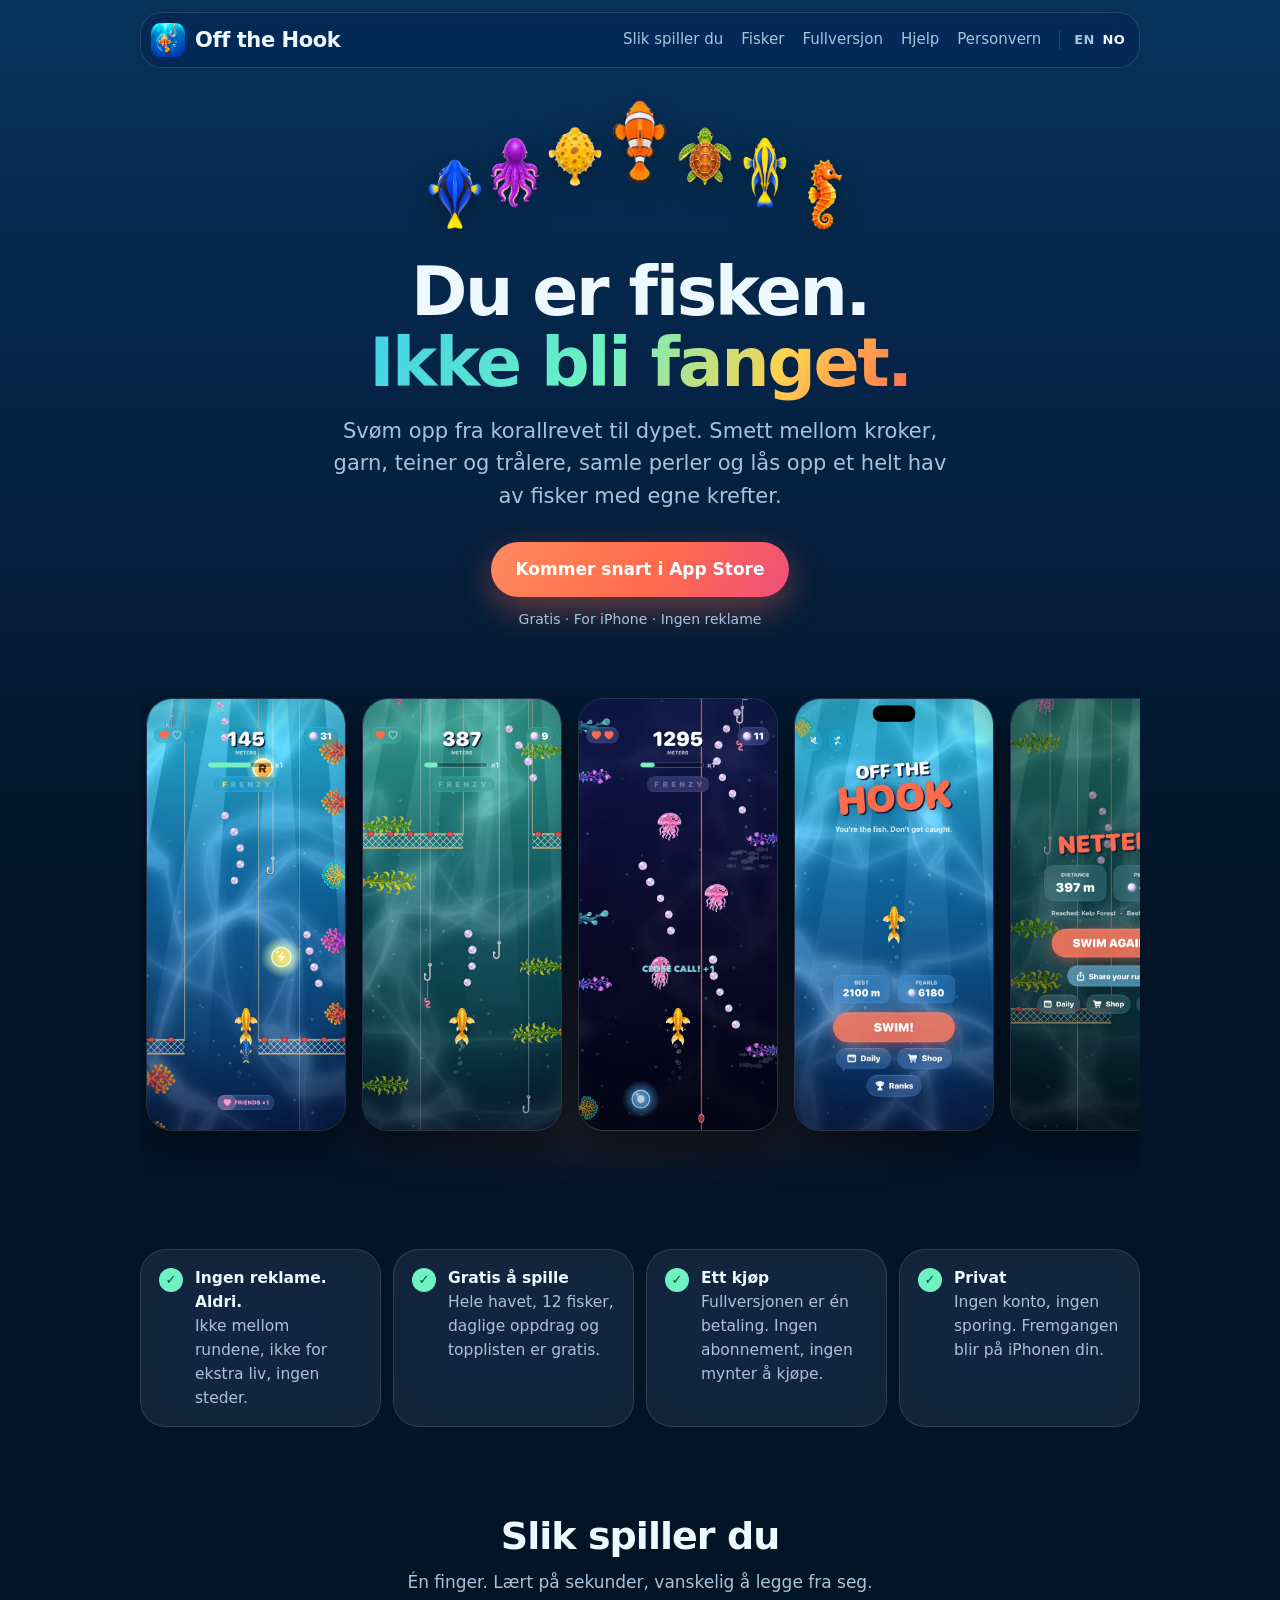
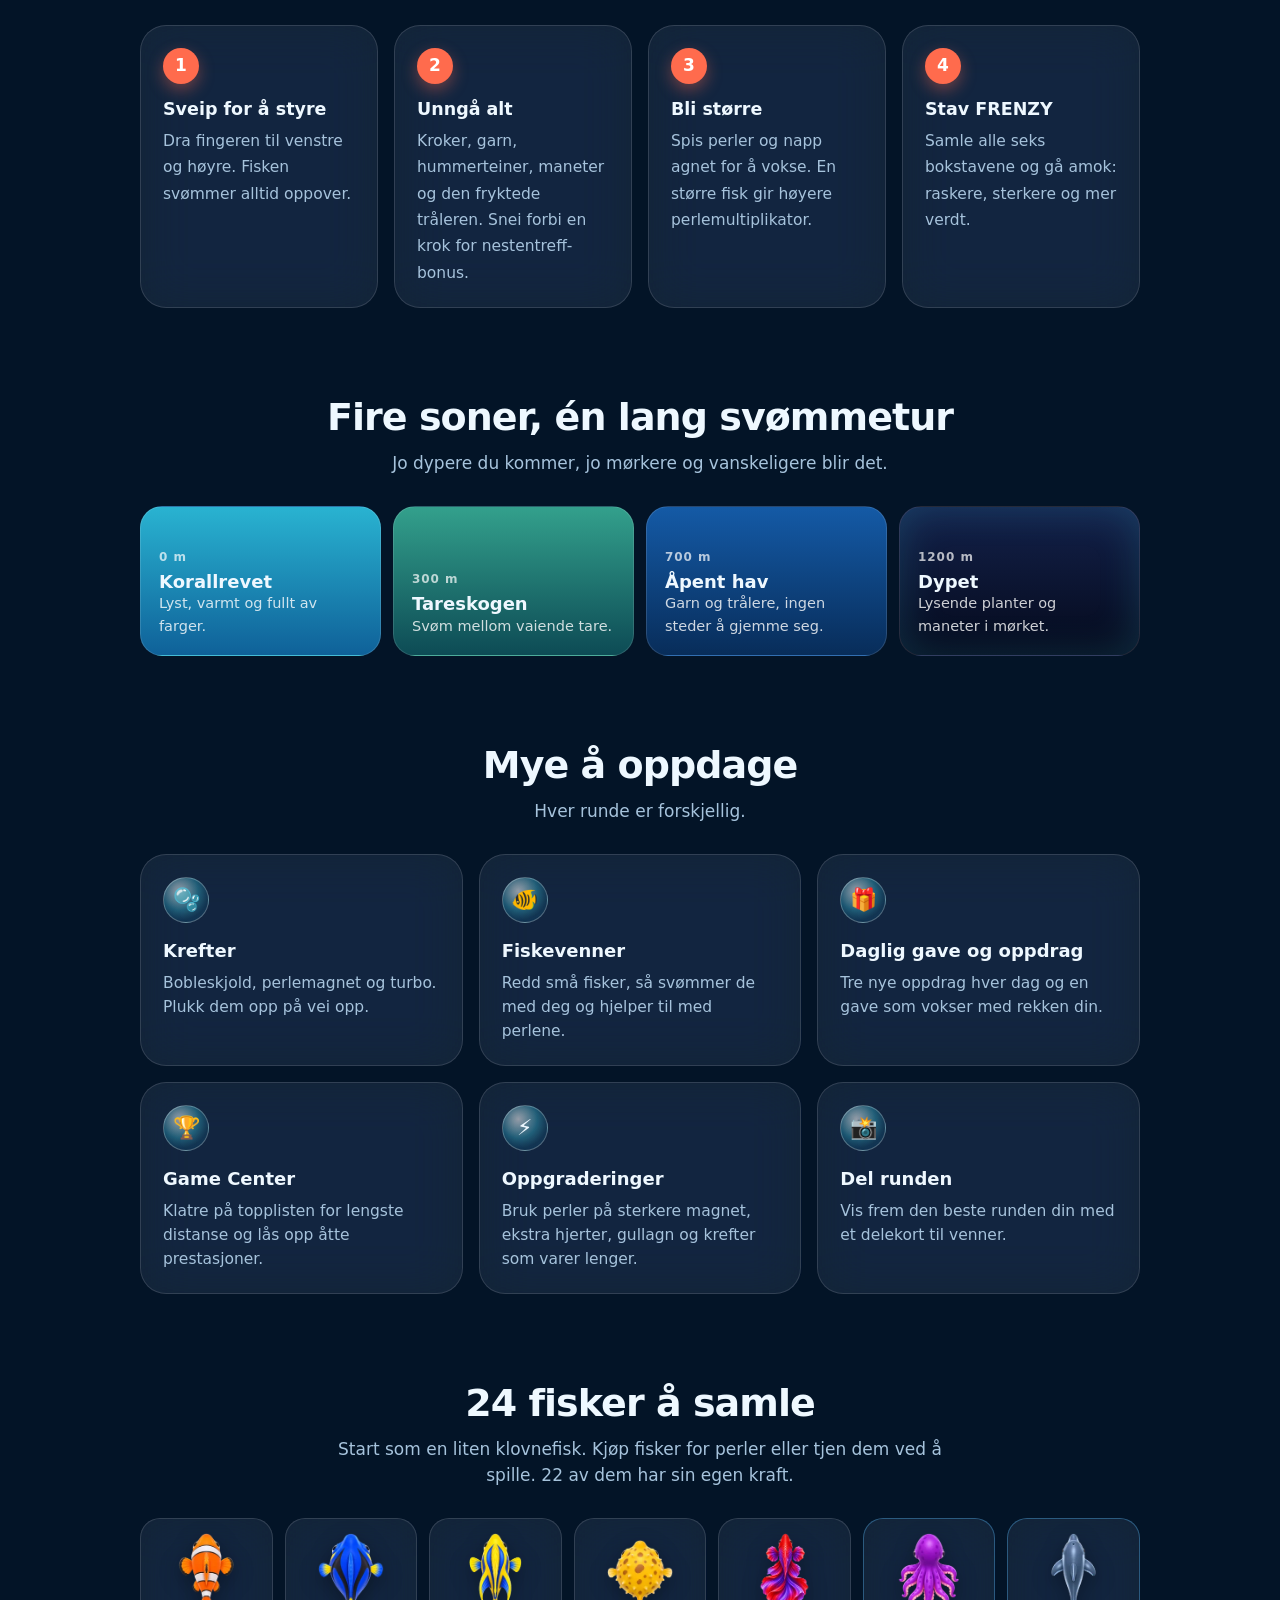
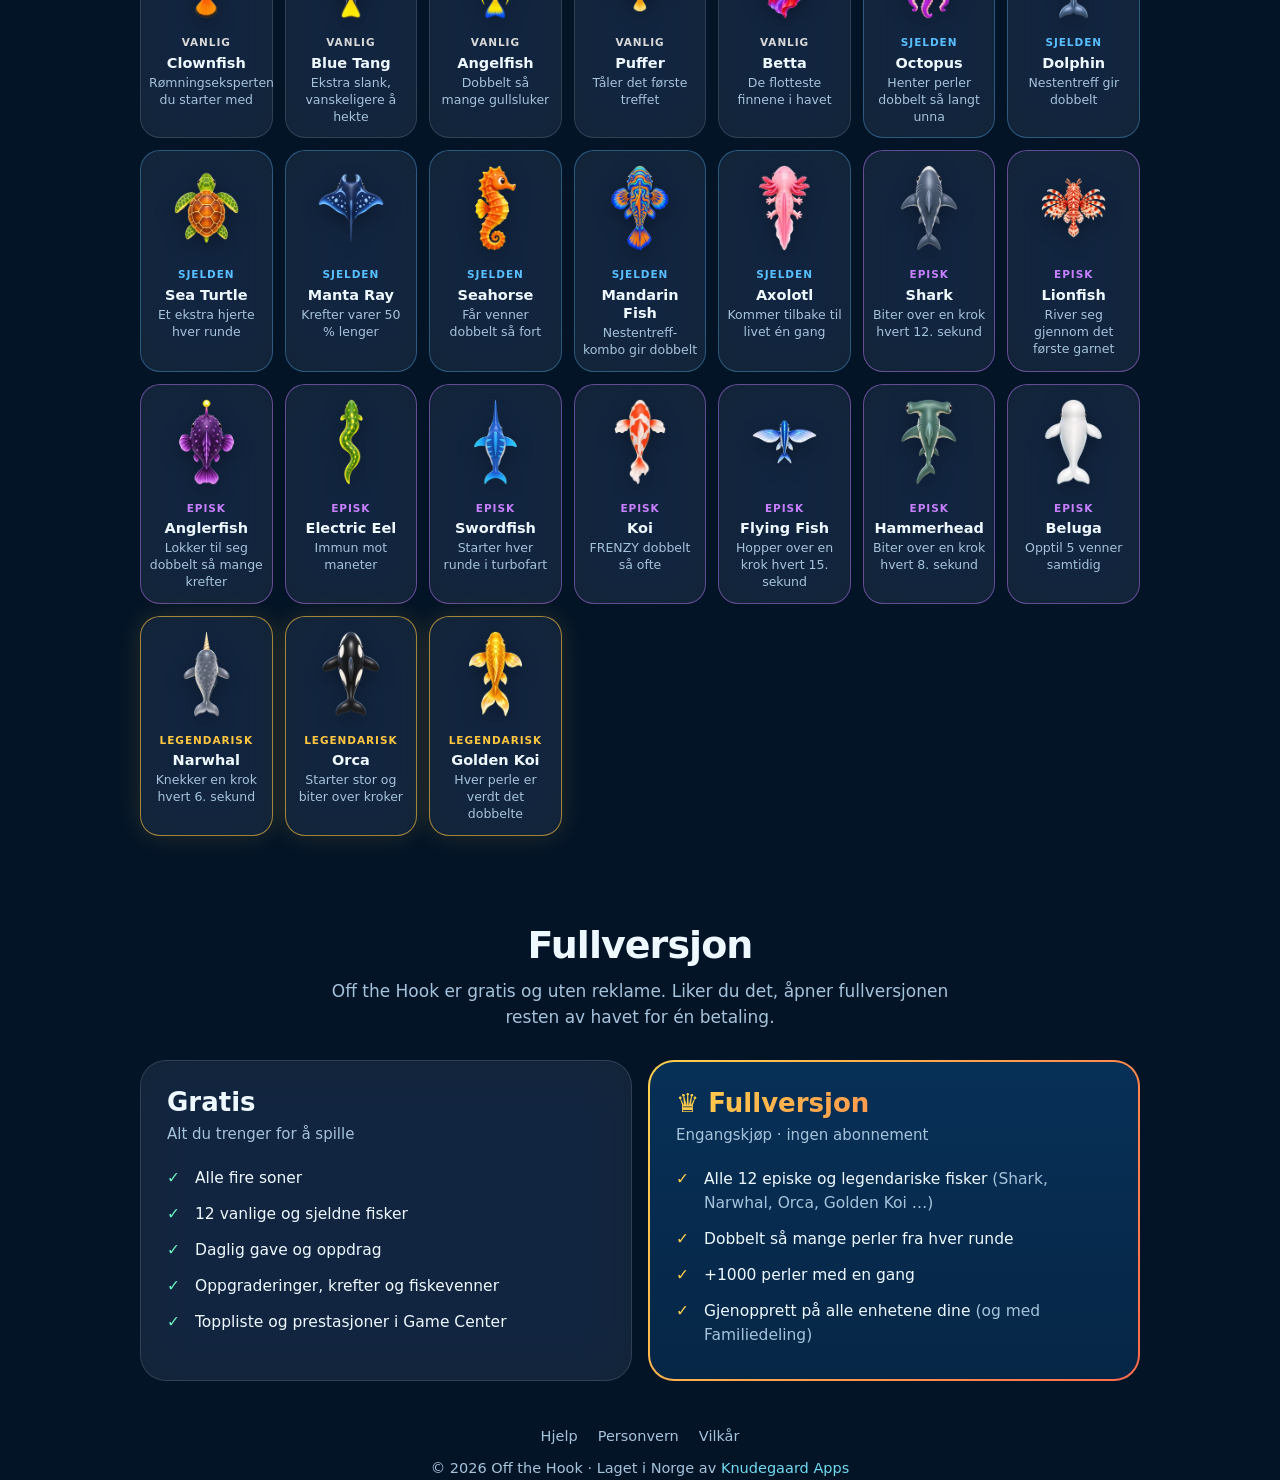
<file: offthehook/nb/index.html>
<!doctype html>
<html lang="nb">
<head>
<meta charset="utf-8">
<meta name="viewport" content="width=device-width, initial-scale=1">
<title>Off the Hook – Du er fisken. Ikke bli fanget.</title>
<meta name="description" content="Off the Hook er et undervannsspill for iPhone. Svøm fra korallrevet til dypet, unngå kroker, garn og tråler, og samle 24 fisker. Ingen reklame.">
<meta property="og:title" content="Off the Hook – Du er fisken. Ikke bli fanget.">
<meta property="og:description" content="Off the Hook er et undervannsspill for iPhone. Svøm fra korallrevet til dypet, unngå kroker, garn og tråler, og samle 24 fisker. Ingen reklame.">
<meta property="og:image" content="https://knudegaard.no/offthehook/assets/og.png">
<meta property="og:locale" content="nb_NO">
<meta name="theme-color" content="#08345c">
<link rel="alternate" hreflang="en" href="https://knudegaard.no/offthehook/">
<link rel="alternate" hreflang="nb" href="https://knudegaard.no/offthehook/nb/">
<link rel="alternate" hreflang="x-default" href="https://knudegaard.no/offthehook/">
<link rel="icon" href="../assets/favicon.png">
<link rel="apple-touch-icon" href="../assets/apple-touch-icon.png">
<link rel="stylesheet" href="../style.css?v=2">
</head>
<body>
<nav class="wrap"><div class="bar">
  <a class="logo" href="./"><img src="../assets/icon-256.png" alt="">Off the Hook</a>
  <div class="links">
    <a class="hide-sm" href="#play">Slik spiller du</a>
    <a class="hide-sm" href="#fish">Fisker</a>
    <a class="hide-sm" href="#full">Fullversjon</a>
    <a href="hjelp.html">Hjelp</a>
    <a class="hide-xs" href="personvern.html">Personvern</a>
    <span class="langs"><a href="../" lang="en">EN</a> <a href="./" aria-current="page" lang="nb">NO</a></span>
  </div>
</div></nav>

<main class="wrap">
  <header class="hero">
    <div class="school" aria-hidden="true"><img src="../assets/fish/tang.webp" alt=""><img src="../assets/fish/octo.webp" alt=""><img src="../assets/fish/puffer.webp" alt=""><img src="../assets/fish/clown.webp" alt=""><img src="../assets/fish/turtle.webp" alt=""><img src="../assets/fish/angel.webp" alt=""><img src="../assets/fish/seahorse.webp" alt=""></div>
    <h1>Du er fisken.<br><span class="grad">Ikke bli fanget.</span></h1>
    <p class="lead">Svøm opp fra korallrevet til dypet. Smett mellom kroker, garn, teiner og trålere, samle perler og lås opp et helt hav av fisker med egne krefter.</p>
    <span class="cta soon"> Kommer snart i App Store</span>
    <p class="note">Gratis · For iPhone · Ingen reklame</p>
  </header>

  <section class="shots" aria-label="Screenshots">
    <div class="strip">
      <img src="../assets/screens/01-reef.webp" width="600" height="1304" loading="lazy" alt="Unngå kroker og garn på korallrevet">
      <img src="../assets/screens/02-kelp.webp" width="600" height="1304" loading="lazy" alt="Opp gjennom tareskogen">
      <img src="../assets/screens/03-deep.webp" width="600" height="1304" loading="lazy" alt="Lysende planter og maneter i dypet">
      <img src="../assets/screens/04-home.webp" width="600" height="1304" loading="lazy" alt="Startskjermen">
      <img src="../assets/screens/05-gameover.webp" width="600" height="1304" loading="lazy" alt="Fanget i garnet! Resultatet etter en runde">
      <img src="../assets/screens/06-daily.webp" width="600" height="1304" loading="lazy" alt="Daglig gave og oppdrag">
      <img src="../assets/screens/07-shop.webp" width="600" height="1304" loading="lazy" alt="Butikken med fullversjonen og fiskesamlingen">
    </div>
  </section>

  <section>
    <div class="promises">
      <div class="promise glass"><div class="tick">✓</div><div><b>Ingen reklame. Aldri.</b><span>Ikke mellom rundene, ikke for ekstra liv, ingen steder.</span></div></div>
      <div class="promise glass"><div class="tick">✓</div><div><b>Gratis å spille</b><span>Hele havet, 12 fisker, daglige oppdrag og topplisten er gratis.</span></div></div>
      <div class="promise glass"><div class="tick">✓</div><div><b>Ett kjøp</b><span>Fullversjonen er én betaling. Ingen abonnement, ingen mynter å kjøpe.</span></div></div>
      <div class="promise glass"><div class="tick">✓</div><div><b>Privat</b><span>Ingen konto, ingen sporing. Fremgangen blir på iPhonen din.</span></div></div>
    </div>
  </section>

  <section id="play">
    <h2>Slik spiller du</h2>
    <p class="sub">Én finger. Lært på sekunder, vanskelig å legge fra seg.</p>
    <div class="steps">
      <div class="step glass"><b>Sveip for å styre</b><span>Dra fingeren til venstre og høyre. Fisken svømmer alltid oppover.</span></div>
      <div class="step glass"><b>Unngå alt</b><span>Kroker, garn, hummerteiner, maneter og den fryktede tråleren. Snei forbi en krok for nestentreff-bonus.</span></div>
      <div class="step glass"><b>Bli større</b><span>Spis perler og napp agnet for å vokse. En større fisk gir høyere perlemultiplikator.</span></div>
      <div class="step glass"><b>Stav FRENZY</b><span>Samle alle seks bokstavene og gå amok: raskere, sterkere og mer verdt.</span></div>
    </div>
  </section>

  <section id="zones">
    <h2>Fire soner, én lang svømmetur</h2>
    <p class="sub">Jo dypere du kommer, jo mørkere og vanskeligere blir det.</p>
    <div class="zones">
      <div class="zone z1"><small>0 m</small><b>Korallrevet</b><span>Lyst, varmt og fullt av farger.</span></div>
      <div class="zone z2"><small>300 m</small><b>Tareskogen</b><span>Svøm mellom vaiende tare.</span></div>
      <div class="zone z3"><small>700 m</small><b>Åpent hav</b><span>Garn og trålere, ingen steder å gjemme seg.</span></div>
      <div class="zone z4"><small>1200 m</small><b>Dypet</b><span>Lysende planter og maneter i mørket.</span></div>
    </div>
  </section>

  <section id="features">
    <h2>Mye å oppdage</h2>
    <p class="sub">Hver runde er forskjellig.</p>
    <div class="grid">
      <div class="card glass"><div class="ic" aria-hidden="true">🫧</div><h3>Krefter</h3><p>Bobleskjold, perlemagnet og turbo. Plukk dem opp på vei opp.</p></div>
      <div class="card glass"><div class="ic" aria-hidden="true">🐠</div><h3>Fiskevenner</h3><p>Redd små fisker, så svømmer de med deg og hjelper til med perlene.</p></div>
      <div class="card glass"><div class="ic" aria-hidden="true">🎁</div><h3>Daglig gave og oppdrag</h3><p>Tre nye oppdrag hver dag og en gave som vokser med rekken din.</p></div>
      <div class="card glass"><div class="ic" aria-hidden="true">🏆</div><h3>Game Center</h3><p>Klatre på topplisten for lengste distanse og lås opp åtte prestasjoner.</p></div>
      <div class="card glass"><div class="ic" aria-hidden="true">⚡</div><h3>Oppgraderinger</h3><p>Bruk perler på sterkere magnet, ekstra hjerter, gullagn og krefter som varer lenger.</p></div>
      <div class="card glass"><div class="ic" aria-hidden="true">📸</div><h3>Del runden</h3><p>Vis frem den beste runden din med et delekort til venner.</p></div>
    </div>
  </section>

  <section id="fish">
    <h2>24 fisker å samle</h2>
    <p class="sub">Start som en liten klovnefisk. Kjøp fisker for perler eller tjen dem ved å spille. 22 av dem har sin egen kraft.</p>
    <div class="fishes">
      <div class="fish glass r0"><img src="../assets/fish/clown.webp" alt="" loading="lazy"><i>VANLIG</i><b>Clownfish</b><span style="display:block;color:var(--muted);font-size:12.5px;line-height:1.35;margin-top:3px">Rømningseksperten du starter med</span></div>
      <div class="fish glass r0"><img src="../assets/fish/tang.webp" alt="" loading="lazy"><i>VANLIG</i><b>Blue Tang</b><span style="display:block;color:var(--muted);font-size:12.5px;line-height:1.35;margin-top:3px">Ekstra slank, vanskeligere å hekte</span></div>
      <div class="fish glass r0"><img src="../assets/fish/angel.webp" alt="" loading="lazy"><i>VANLIG</i><b>Angelfish</b><span style="display:block;color:var(--muted);font-size:12.5px;line-height:1.35;margin-top:3px">Dobbelt så mange gullsluker</span></div>
      <div class="fish glass r0"><img src="../assets/fish/puffer.webp" alt="" loading="lazy"><i>VANLIG</i><b>Puffer</b><span style="display:block;color:var(--muted);font-size:12.5px;line-height:1.35;margin-top:3px">Tåler det første treffet</span></div>
      <div class="fish glass r0"><img src="../assets/fish/betta.webp" alt="" loading="lazy"><i>VANLIG</i><b>Betta</b><span style="display:block;color:var(--muted);font-size:12.5px;line-height:1.35;margin-top:3px">De flotteste finnene i havet</span></div>
      <div class="fish glass r1"><img src="../assets/fish/octo.webp" alt="" loading="lazy"><i>SJELDEN</i><b>Octopus</b><span style="display:block;color:var(--muted);font-size:12.5px;line-height:1.35;margin-top:3px">Henter perler dobbelt så langt unna</span></div>
      <div class="fish glass r1"><img src="../assets/fish/dolphin.webp" alt="" loading="lazy"><i>SJELDEN</i><b>Dolphin</b><span style="display:block;color:var(--muted);font-size:12.5px;line-height:1.35;margin-top:3px">Nestentreff gir dobbelt</span></div>
      <div class="fish glass r1"><img src="../assets/fish/turtle.webp" alt="" loading="lazy"><i>SJELDEN</i><b>Sea Turtle</b><span style="display:block;color:var(--muted);font-size:12.5px;line-height:1.35;margin-top:3px">Et ekstra hjerte hver runde</span></div>
      <div class="fish glass r1"><img src="../assets/fish/ray.webp" alt="" loading="lazy"><i>SJELDEN</i><b>Manta Ray</b><span style="display:block;color:var(--muted);font-size:12.5px;line-height:1.35;margin-top:3px">Krefter varer 50 % lenger</span></div>
      <div class="fish glass r1"><img src="../assets/fish/seahorse.webp" alt="" loading="lazy"><i>SJELDEN</i><b>Seahorse</b><span style="display:block;color:var(--muted);font-size:12.5px;line-height:1.35;margin-top:3px">Får venner dobbelt så fort</span></div>
      <div class="fish glass r1"><img src="../assets/fish/mandarin.webp" alt="" loading="lazy"><i>SJELDEN</i><b>Mandarin Fish</b><span style="display:block;color:var(--muted);font-size:12.5px;line-height:1.35;margin-top:3px">Nestentreff-kombo gir dobbelt</span></div>
      <div class="fish glass r1"><img src="../assets/fish/axolotl.webp" alt="" loading="lazy"><i>SJELDEN</i><b>Axolotl</b><span style="display:block;color:var(--muted);font-size:12.5px;line-height:1.35;margin-top:3px">Kommer tilbake til livet én gang</span></div>
      <div class="fish glass r2"><img src="../assets/fish/shark.webp" alt="" loading="lazy"><i>EPISK</i><b>Shark</b><span style="display:block;color:var(--muted);font-size:12.5px;line-height:1.35;margin-top:3px">Biter over en krok hvert 12. sekund</span></div>
      <div class="fish glass r2"><img src="../assets/fish/lion.webp" alt="" loading="lazy"><i>EPISK</i><b>Lionfish</b><span style="display:block;color:var(--muted);font-size:12.5px;line-height:1.35;margin-top:3px">River seg gjennom det første garnet</span></div>
      <div class="fish glass r2"><img src="../assets/fish/angler.webp" alt="" loading="lazy"><i>EPISK</i><b>Anglerfish</b><span style="display:block;color:var(--muted);font-size:12.5px;line-height:1.35;margin-top:3px">Lokker til seg dobbelt så mange krefter</span></div>
      <div class="fish glass r2"><img src="../assets/fish/eel.webp" alt="" loading="lazy"><i>EPISK</i><b>Electric Eel</b><span style="display:block;color:var(--muted);font-size:12.5px;line-height:1.35;margin-top:3px">Immun mot maneter</span></div>
      <div class="fish glass r2"><img src="../assets/fish/sword.webp" alt="" loading="lazy"><i>EPISK</i><b>Swordfish</b><span style="display:block;color:var(--muted);font-size:12.5px;line-height:1.35;margin-top:3px">Starter hver runde i turbofart</span></div>
      <div class="fish glass r2"><img src="../assets/fish/koi.webp" alt="" loading="lazy"><i>EPISK</i><b>Koi</b><span style="display:block;color:var(--muted);font-size:12.5px;line-height:1.35;margin-top:3px">FRENZY dobbelt så ofte</span></div>
      <div class="fish glass r2"><img src="../assets/fish/flying.webp" alt="" loading="lazy"><i>EPISK</i><b>Flying Fish</b><span style="display:block;color:var(--muted);font-size:12.5px;line-height:1.35;margin-top:3px">Hopper over en krok hvert 15. sekund</span></div>
      <div class="fish glass r2"><img src="../assets/fish/hammer.webp" alt="" loading="lazy"><i>EPISK</i><b>Hammerhead</b><span style="display:block;color:var(--muted);font-size:12.5px;line-height:1.35;margin-top:3px">Biter over en krok hvert 8. sekund</span></div>
      <div class="fish glass r2"><img src="../assets/fish/beluga.webp" alt="" loading="lazy"><i>EPISK</i><b>Beluga</b><span style="display:block;color:var(--muted);font-size:12.5px;line-height:1.35;margin-top:3px">Opptil 5 venner samtidig</span></div>
      <div class="fish glass r3"><img src="../assets/fish/narwhal.webp" alt="" loading="lazy"><i>LEGENDARISK</i><b>Narwhal</b><span style="display:block;color:var(--muted);font-size:12.5px;line-height:1.35;margin-top:3px">Knekker en krok hvert 6. sekund</span></div>
      <div class="fish glass r3"><img src="../assets/fish/orca.webp" alt="" loading="lazy"><i>LEGENDARISK</i><b>Orca</b><span style="display:block;color:var(--muted);font-size:12.5px;line-height:1.35;margin-top:3px">Starter stor og biter over kroker</span></div>
      <div class="fish glass r3"><img src="../assets/fish/goldkoi.webp" alt="" loading="lazy"><i>LEGENDARISK</i><b>Golden Koi</b><span style="display:block;color:var(--muted);font-size:12.5px;line-height:1.35;margin-top:3px">Hver perle er verdt det dobbelte</span></div>
    </div>
  </section>

  <section id="full">
    <h2>Fullversjon</h2>
    <p class="sub">Off the Hook er gratis og uten reklame. Liker du det, åpner fullversjonen resten av havet for én betaling.</p>
    <div class="plus">
      <div class="tier glass">
        <h3>Gratis</h3>
        <div class="per">Alt du trenger for å spille</div>
        <ul><li>Alle fire soner</li><li>12 vanlige og sjeldne fisker</li><li>Daglig gave og oppdrag</li><li>Oppgraderinger, krefter og fiskevenner</li><li>Toppliste og prestasjoner i Game Center</li></ul>
      </div>
      <div class="tier glass best">
        <h3><span class="crown">♛ Fullversjon</span></h3>
        <div class="per">Engangskjøp · ingen abonnement</div>
        <ul><li>Alle 12 episke og legendariske fisker <span>(Shark, Narwhal, Orca, Golden Koi …)</span></li><li>Dobbelt så mange perler fra hver runde</li><li>+1000 perler med en gang</li><li>Gjenopprett på alle enhetene dine <span>(og med Familiedeling)</span></li></ul>
      </div>
    </div>
  </section>
</main>

<footer class="wrap">
  <div class="links">
    <a href="hjelp.html">Hjelp</a>
    <a href="personvern.html">Personvern</a>
    <a href="vilkar.html">Vilkår</a>
  </div>
  © 2026 Off the Hook · Laget i Norge av <a href="https://knudegaard.no/">Knudegaard Apps</a>
</footer>
</body>
</html>
</file>
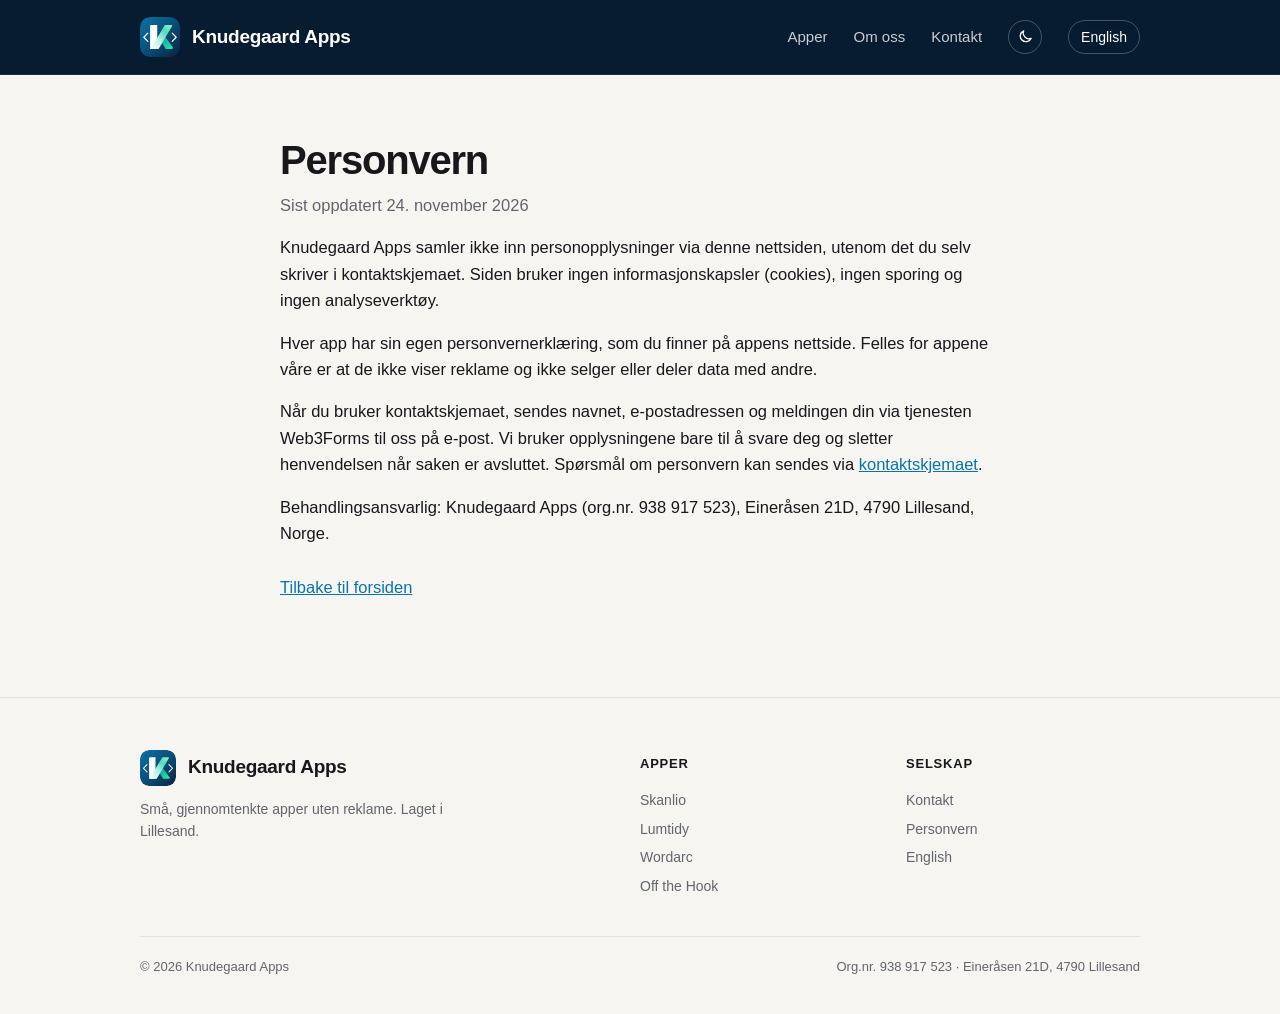
<file: personvern.html>
<!doctype html>
<html lang="nb">
<head>
<meta charset="utf-8">
<meta name="viewport" content="width=device-width, initial-scale=1">
<title>Personvern – Knudegaard Apps</title>
<meta name="description" content="Slik håndterer Knudegaard Apps personopplysninger på knudegaard.no.">
<meta name="theme-color" content="#071c31">
<meta property="og:type" content="website"><meta property="og:site_name" content="Knudegaard Apps"><meta property="og:locale" content="nb_NO">
<meta property="og:url" content="https://knudegaard.no/personvern.html"><meta property="og:title" content="Personvern – Knudegaard Apps"><meta property="og:description" content="Slik håndterer Knudegaard Apps personopplysninger på knudegaard.no.">
<meta property="og:image" content="https://knudegaard.no/assets/og.png"><meta property="og:image:width" content="1200"><meta property="og:image:height" content="630"><meta property="og:image:alt" content="Knudegaard Apps">
<meta name="twitter:card" content="summary_large_image">
<link rel="canonical" href="https://knudegaard.no/personvern.html"><link rel="alternate" hreflang="nb" href="https://knudegaard.no/personvern.html"><link rel="alternate" hreflang="en" href="https://knudegaard.no/en/privacy.html"><link rel="alternate" hreflang="x-default" href="https://knudegaard.no/personvern.html">
<script>try{var m=localStorage.getItem('theme');if(m)document.documentElement.dataset.theme=m}catch(e){}</script>
<link rel="icon" href="assets/favicon.svg" type="image/svg+xml"><link rel="apple-touch-icon" href="assets/apple-touch-icon.png">
<link rel="stylesheet" href="style.css?v=11">
</head>
<body class="plain">
<header class="topbar solid"><div class="wrap bar">
  <a class="brand" href="./"><img class="mark" src="assets/logo.svg" alt="" width="40" height="40">Knudegaard Apps</a>
  <nav><a class="hide-sm" href="./#apper">Apper</a><a class="hide-sm" href="./#selskap">Om oss</a><a class="hide-sm" href="./#kontakt">Kontakt</a><button class="theme" type="button" aria-label="Bytt mellom lyst og mørkt utseende" title="Bytt mellom lyst og mørkt utseende"><svg class="moon" viewBox="0 0 24 24" fill="none" stroke="currentColor" stroke-width="1.8" stroke-linecap="round" stroke-linejoin="round"><path d="M20 14.5A8 8 0 0 1 9.5 4a8 8 0 1 0 10.5 10.5z"/></svg><svg class="sun" viewBox="0 0 24 24" fill="none" stroke="currentColor" stroke-width="1.8" stroke-linecap="round"><circle cx="12" cy="12" r="4"/><path d="M12 2.5v2M12 19.5v2M2.5 12h2M19.5 12h2M5.3 5.3l1.4 1.4M17.3 17.3l1.4 1.4M5.3 18.7l1.4-1.4M17.3 6.7l1.4-1.4"/></svg></button><a class="lang" href="en/privacy.html">English</a></nav>
</div></header>
<main class="wrap prose"><h1>Personvern</h1><p style="color:var(--muted)">Sist oppdatert 24. november 2026</p><p>Knudegaard Apps samler ikke inn personopplysninger via denne nettsiden, utenom det du selv skriver i kontaktskjemaet. Siden bruker ingen informasjonskapsler (cookies), ingen sporing og ingen analyseverktøy.</p><p>Hver app har sin egen personvernerklæring, som du finner på appens nettside. Felles for appene våre er at de ikke viser reklame og ikke selger eller deler data med andre.</p><p>Når du bruker kontaktskjemaet, sendes navnet, e-postadressen og meldingen din via tjenesten Web3Forms til oss på e-post. Vi bruker opplysningene bare til å svare deg og sletter henvendelsen når saken er avsluttet. Spørsmål om personvern kan sendes via <a href="./#kontakt">kontaktskjemaet</a>.</p><p>Behandlingsansvarlig: Knudegaard Apps (org.nr. 938 917 523), Eineråsen 21D, 4790 Lillesand, Norge.</p><p><a href="./">Tilbake til forsiden</a></p></main>
<footer class="site"><div class="wrap">
  <div class="fgrid">
    <div class="fbrand"><a class="brand" href="./"><img class="mark" src="assets/logo.svg" alt="" width="36" height="36">Knudegaard Apps</a><p>Små, gjennomtenkte apper uten reklame. Laget i Lillesand.</p></div>
    <div><h4>Apper</h4><a href="https://skanlio.app/">Skanlio</a><a href="https://lumtidy.app/">Lumtidy</a><a href="https://wordarc.app/">Wordarc</a><a href="offthehook/">Off the Hook</a></div>
    <div><h4>Selskap</h4><a href="./#kontakt">Kontakt</a><a href="personvern.html">Personvern</a><a href="en/privacy.html">English</a></div>
  </div>
  <div class="fbottom"><span>© 2026 Knudegaard Apps</span><span>Org.nr. 938 917 523 · Eineråsen 21D, 4790 Lillesand</span></div>
</div></footer>
<script>
document.querySelector('.theme').addEventListener('click', () => {
  const r = document.documentElement, dark = r.dataset.theme ? r.dataset.theme === 'dark' : matchMedia('(prefers-color-scheme: dark)').matches;
  r.dataset.theme = dark ? 'light' : 'dark';
  try { localStorage.setItem('theme', r.dataset.theme); } catch (e) {}
});
const tb = document.querySelector('.topbar'), onS = () => tb.classList.toggle('scrolled', scrollY > 12); addEventListener('scroll', onS, { passive: true }); onS();
</script>
</body>
</html>
</file>
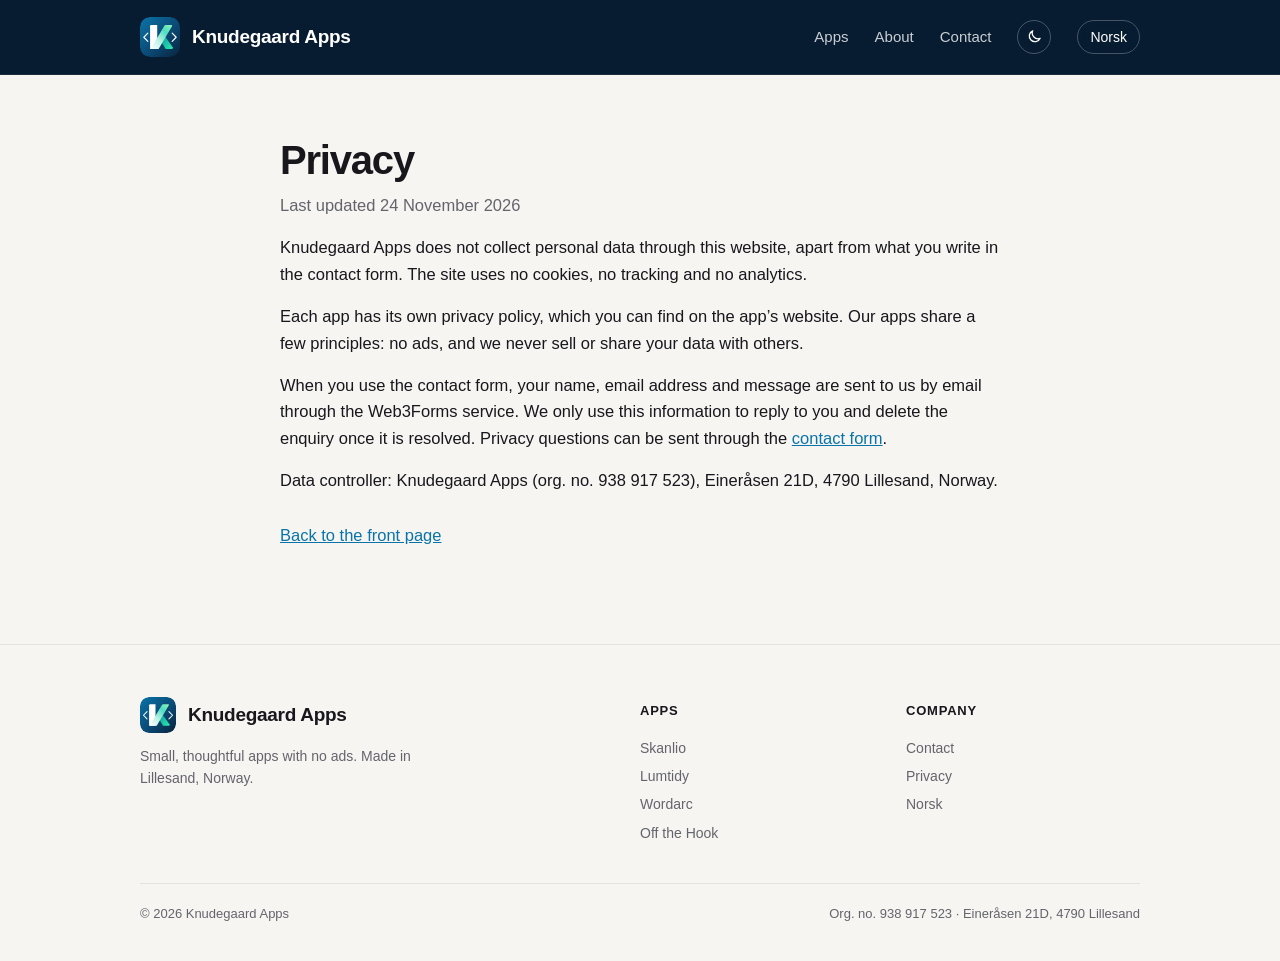
<file: en/privacy.html>
<!doctype html>
<html lang="en">
<head>
<meta charset="utf-8">
<meta name="viewport" content="width=device-width, initial-scale=1">
<title>Privacy – Knudegaard Apps</title>
<meta name="description" content="How Knudegaard Apps handles personal data on knudegaard.no.">
<meta name="theme-color" content="#071c31">
<meta property="og:type" content="website"><meta property="og:site_name" content="Knudegaard Apps"><meta property="og:locale" content="en_US">
<meta property="og:url" content="https://knudegaard.no/en/privacy.html"><meta property="og:title" content="Privacy – Knudegaard Apps"><meta property="og:description" content="How Knudegaard Apps handles personal data on knudegaard.no.">
<meta property="og:image" content="https://knudegaard.no/assets/og-en.png"><meta property="og:image:width" content="1200"><meta property="og:image:height" content="630"><meta property="og:image:alt" content="Knudegaard Apps">
<meta name="twitter:card" content="summary_large_image">
<link rel="canonical" href="https://knudegaard.no/en/privacy.html"><link rel="alternate" hreflang="nb" href="https://knudegaard.no/personvern.html"><link rel="alternate" hreflang="en" href="https://knudegaard.no/en/privacy.html"><link rel="alternate" hreflang="x-default" href="https://knudegaard.no/personvern.html">
<script>try{var m=localStorage.getItem('theme');if(m)document.documentElement.dataset.theme=m}catch(e){}</script>
<link rel="icon" href="../assets/favicon.svg" type="image/svg+xml"><link rel="apple-touch-icon" href="../assets/apple-touch-icon.png">
<link rel="stylesheet" href="../style.css?v=11">
</head>
<body class="plain">
<header class="topbar solid"><div class="wrap bar">
  <a class="brand" href="./"><img class="mark" src="../assets/logo.svg" alt="" width="40" height="40">Knudegaard Apps</a>
  <nav><a class="hide-sm" href="./#apper">Apps</a><a class="hide-sm" href="./#selskap">About</a><a class="hide-sm" href="./#kontakt">Contact</a><button class="theme" type="button" aria-label="Switch between light and dark appearance" title="Switch between light and dark appearance"><svg class="moon" viewBox="0 0 24 24" fill="none" stroke="currentColor" stroke-width="1.8" stroke-linecap="round" stroke-linejoin="round"><path d="M20 14.5A8 8 0 0 1 9.5 4a8 8 0 1 0 10.5 10.5z"/></svg><svg class="sun" viewBox="0 0 24 24" fill="none" stroke="currentColor" stroke-width="1.8" stroke-linecap="round"><circle cx="12" cy="12" r="4"/><path d="M12 2.5v2M12 19.5v2M2.5 12h2M19.5 12h2M5.3 5.3l1.4 1.4M17.3 17.3l1.4 1.4M5.3 18.7l1.4-1.4M17.3 6.7l1.4-1.4"/></svg></button><a class="lang" href="../personvern.html">Norsk</a></nav>
</div></header>
<main class="wrap prose"><h1>Privacy</h1><p style="color:var(--muted)">Last updated 24 November 2026</p><p>Knudegaard Apps does not collect personal data through this website, apart from what you write in the contact form. The site uses no cookies, no tracking and no analytics.</p><p>Each app has its own privacy policy, which you can find on the app’s website. Our apps share a few principles: no ads, and we never sell or share your data with others.</p><p>When you use the contact form, your name, email address and message are sent to us by email through the Web3Forms service. We only use this information to reply to you and delete the enquiry once it is resolved. Privacy questions can be sent through the <a href="./#kontakt">contact form</a>.</p><p>Data controller: Knudegaard Apps (org. no. 938 917 523), Eineråsen 21D, 4790 Lillesand, Norway.</p><p><a href="./">Back to the front page</a></p></main>
<footer class="site"><div class="wrap">
  <div class="fgrid">
    <div class="fbrand"><a class="brand" href="./"><img class="mark" src="../assets/logo.svg" alt="" width="36" height="36">Knudegaard Apps</a><p>Small, thoughtful apps with no ads. Made in Lillesand, Norway.</p></div>
    <div><h4>Apps</h4><a href="https://skanlio.app/">Skanlio</a><a href="https://lumtidy.app/">Lumtidy</a><a href="https://wordarc.app/">Wordarc</a><a href="../offthehook/">Off the Hook</a></div>
    <div><h4>Company</h4><a href="./#kontakt">Contact</a><a href="privacy.html">Privacy</a><a href="../personvern.html">Norsk</a></div>
  </div>
  <div class="fbottom"><span>© 2026 Knudegaard Apps</span><span>Org. no. 938 917 523 · Eineråsen 21D, 4790 Lillesand</span></div>
</div></footer>
<script>
document.querySelector('.theme').addEventListener('click', () => {
  const r = document.documentElement, dark = r.dataset.theme ? r.dataset.theme === 'dark' : matchMedia('(prefers-color-scheme: dark)').matches;
  r.dataset.theme = dark ? 'light' : 'dark';
  try { localStorage.setItem('theme', r.dataset.theme); } catch (e) {}
});
const tb = document.querySelector('.topbar'), onS = () => tb.classList.toggle('scrolled', scrollY > 12); addEventListener('scroll', onS, { passive: true }); onS();
</script>
</body>
</html>
</file>
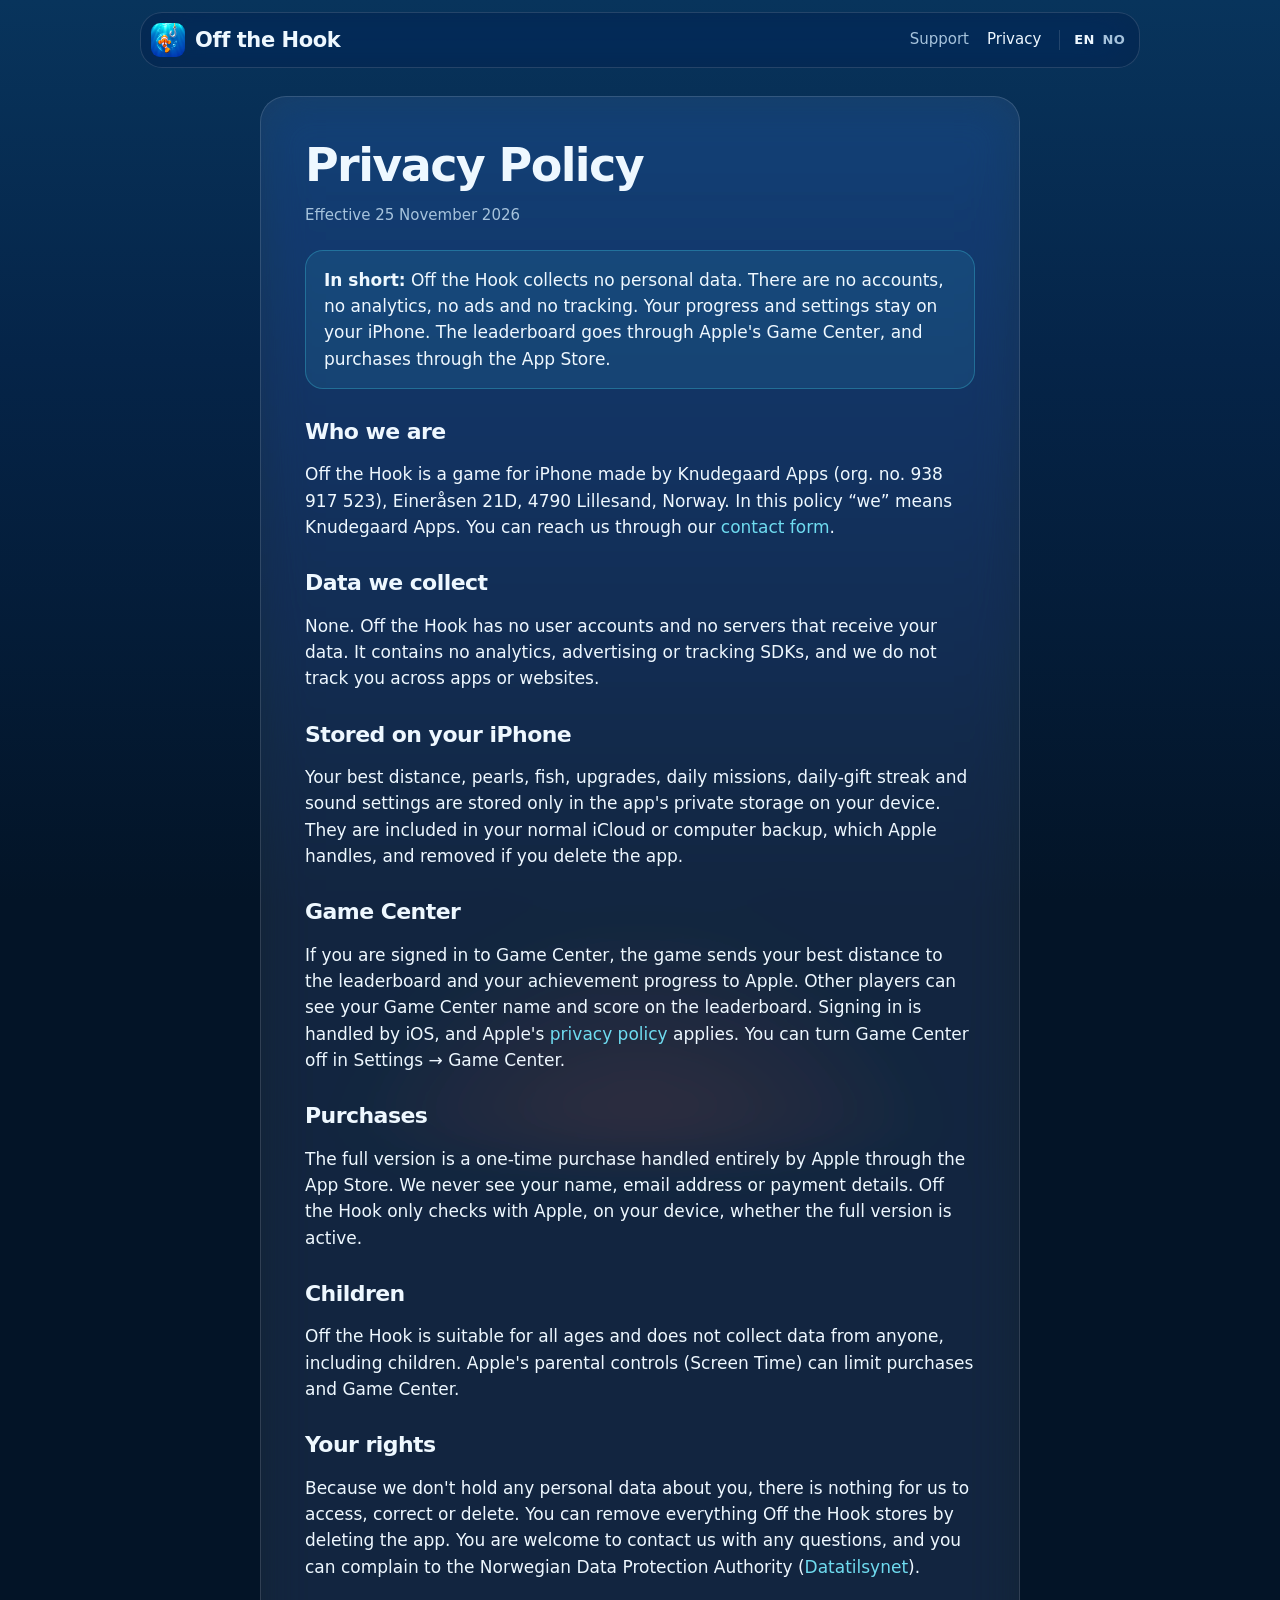
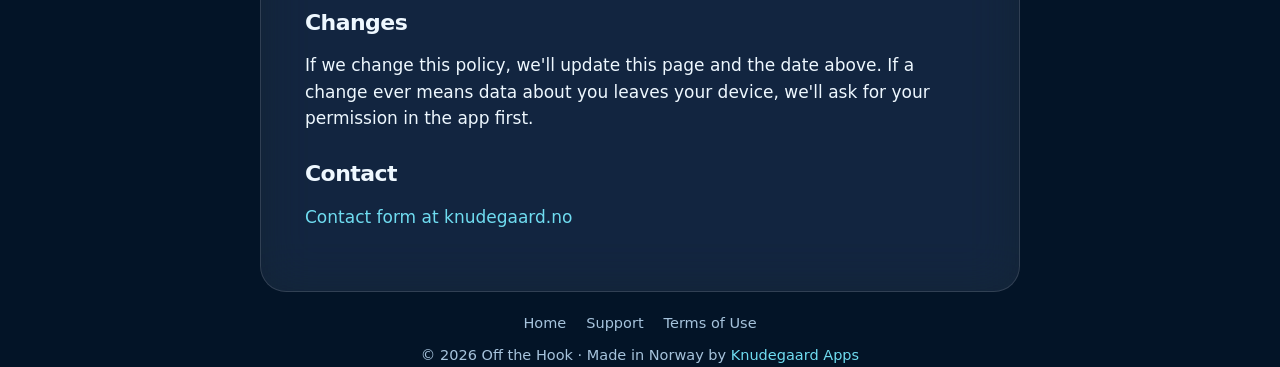
<file: offthehook/privacy.html>
<!doctype html>
<html lang="en">
<head>
<meta charset="utf-8">
<meta name="viewport" content="width=device-width, initial-scale=1">
<title>Privacy Policy – Off the Hook</title>
<meta name="description" content="Off the Hook collects no personal data. No ads, no tracking, no analytics.">
<meta property="og:title" content="Privacy Policy – Off the Hook">
<meta property="og:description" content="Off the Hook collects no personal data. No ads, no tracking, no analytics.">
<meta property="og:image" content="https://knudegaard.no/offthehook/assets/og.png">
<meta property="og:locale" content="en_US">
<meta name="theme-color" content="#08345c">
<link rel="alternate" hreflang="en" href="https://knudegaard.no/offthehook/privacy.html">
<link rel="alternate" hreflang="nb" href="https://knudegaard.no/offthehook/nb/personvern.html">
<link rel="alternate" hreflang="x-default" href="https://knudegaard.no/offthehook/privacy.html">
<link rel="icon" href="assets/favicon.png">
<link rel="apple-touch-icon" href="assets/apple-touch-icon.png">
<link rel="stylesheet" href="style.css?v=2">
</head>
<body>
<nav class="wrap"><div class="bar">
  <a class="logo" href="./"><img src="assets/icon-256.png" alt="">Off the Hook</a>
  <div class="links">
    <a href="support.html">Support</a>
    <a class="hide-xs" href="privacy.html" aria-current="page">Privacy</a>
    <span class="langs"><a href="privacy.html" aria-current="page" lang="en">EN</a> <a href="nb/personvern.html" lang="nb">NO</a></span>
  </div>
</div></nav>

<main class="wrap">
  <article class="doc glass">
    <h1>Privacy Policy</h1>
    <p class="meta">Effective 25 November 2026</p>
    <p class="summary"><b>In short:</b> Off the Hook collects no personal data. There are no accounts, no analytics, no ads and no tracking. Your progress and settings stay on your iPhone. The leaderboard goes through Apple's Game Center, and purchases through the App Store.</p>

    <h2>Who we are</h2>
    <p>Off the Hook is a game for iPhone made by Knudegaard Apps (org. no. 938 917 523), Eineråsen 21D, 4790 Lillesand, Norway. In this policy “we” means Knudegaard Apps. You can reach us through our <a href="https://knudegaard.no/en/#kontakt">contact form</a>.</p>

    <h2>Data we collect</h2>
    <p>None. Off the Hook has no user accounts and no servers that receive your data. It contains no analytics, advertising or tracking SDKs, and we do not track you across apps or websites.</p>

    <h2>Stored on your iPhone</h2>
    <p>Your best distance, pearls, fish, upgrades, daily missions, daily-gift streak and sound settings are stored only in the app's private storage on your device. They are included in your normal iCloud or computer backup, which Apple handles, and removed if you delete the app.</p>

    <h2>Game Center</h2>
    <p>If you are signed in to Game Center, the game sends your best distance to the leaderboard and your achievement progress to Apple. Other players can see your Game Center name and score on the leaderboard. Signing in is handled by iOS, and Apple's <a href="https://www.apple.com/legal/privacy/">privacy policy</a> applies. You can turn Game Center off in Settings → Game Center.</p>

    <h2>Purchases</h2>
    <p>The full version is a one-time purchase handled entirely by Apple through the App Store. We never see your name, email address or payment details. Off the Hook only checks with Apple, on your device, whether the full version is active.</p>

    <h2>Children</h2>
    <p>Off the Hook is suitable for all ages and does not collect data from anyone, including children. Apple's parental controls (Screen Time) can limit purchases and Game Center.</p>

    <h2>Your rights</h2>
    <p>Because we don't hold any personal data about you, there is nothing for us to access, correct or delete. You can remove everything Off the Hook stores by deleting the app. You are welcome to contact us with any questions, and you can complain to the Norwegian Data Protection Authority (<a href="https://www.datatilsynet.no/en/">Datatilsynet</a>).</p>

    <h2>Changes</h2>
    <p>If we change this policy, we'll update this page and the date above. If a change ever means data about you leaves your device, we'll ask for your permission in the app first.</p>

    <h2>Contact</h2>
    <p><a href="https://knudegaard.no/en/#kontakt">Contact form at knudegaard.no</a></p>
  </article>
</main>

<footer class="wrap">
  <div class="links">
    <a href="./">Home</a>
    <a href="support.html">Support</a>
    <a href="terms.html">Terms of Use</a>
  </div>
  © 2026 Off the Hook · Made in Norway by <a href="https://knudegaard.no/en/">Knudegaard Apps</a>
</footer>
</body>
</html>
</file>
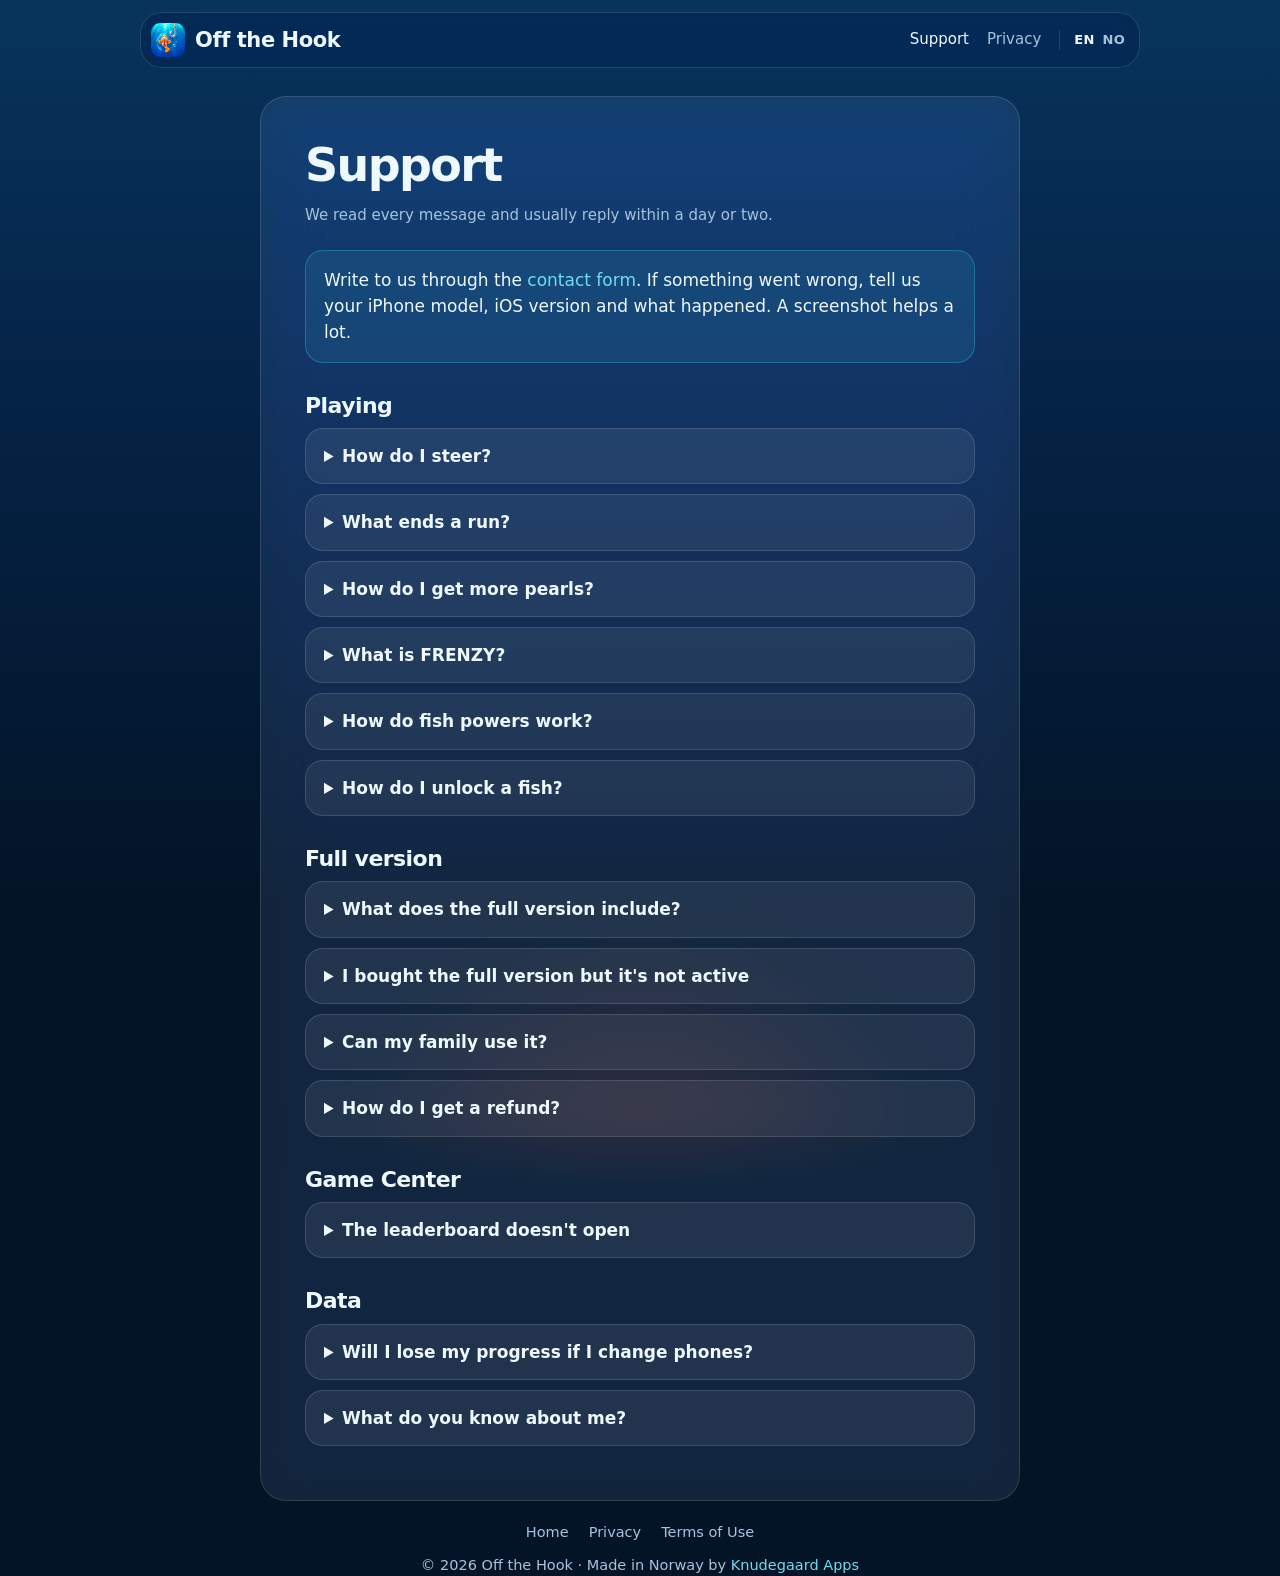
<file: offthehook/support.html>
<!doctype html>
<html lang="en">
<head>
<meta charset="utf-8">
<meta name="viewport" content="width=device-width, initial-scale=1">
<title>Support – Off the Hook</title>
<meta name="description" content="Help with Off the Hook: playing, the full version, Game Center and contact.">
<meta property="og:title" content="Support – Off the Hook">
<meta property="og:description" content="Help with Off the Hook: playing, the full version, Game Center and contact.">
<meta property="og:image" content="https://knudegaard.no/offthehook/assets/og.png">
<meta property="og:locale" content="en_US">
<meta name="theme-color" content="#08345c">
<link rel="alternate" hreflang="en" href="https://knudegaard.no/offthehook/support.html">
<link rel="alternate" hreflang="nb" href="https://knudegaard.no/offthehook/nb/hjelp.html">
<link rel="alternate" hreflang="x-default" href="https://knudegaard.no/offthehook/support.html">
<link rel="icon" href="assets/favicon.png">
<link rel="apple-touch-icon" href="assets/apple-touch-icon.png">
<link rel="stylesheet" href="style.css?v=2">
</head>
<body>
<nav class="wrap"><div class="bar">
  <a class="logo" href="./"><img src="assets/icon-256.png" alt="">Off the Hook</a>
  <div class="links">
    <a href="support.html" aria-current="page">Support</a>
    <a class="hide-xs" href="privacy.html">Privacy</a>
    <span class="langs"><a href="support.html" aria-current="page" lang="en">EN</a> <a href="nb/hjelp.html" lang="nb">NO</a></span>
  </div>
</div></nav>

<main class="wrap">
  <article class="doc glass">
    <h1>Support</h1>
    <p class="meta">We read every message and usually reply within a day or two.</p>
    <p class="summary">Write to us through the <a href="https://knudegaard.no/en/#kontakt">contact form</a>. If something went wrong, tell us your iPhone model, iOS version and what happened. A screenshot helps a lot.</p>

    <h2>Playing</h2>
    <details><summary>How do I steer?</summary><p>Put a finger anywhere on the screen and slide it left or right. The fish follows your finger and always swims upward on its own.</p></details>
    <details><summary>What ends a run?</summary><p>Hooks, nets, lobster traps, jellyfish and trawlers all cost a heart. When you run out of hearts, you're caught. Extra hearts come from the Extra Fin upgrade and from fish like the Sea Turtle.</p></details>
    <details><summary>How do I get more pearls?</summary><p>Collect pearls on the way up, snatch the bait off hooks, brush past hooks for close-call bonuses and grow bigger for a higher multiplier. Daily missions and the daily gift give pearls too.</p></details>
    <details><summary>What is FRENZY?</summary><p>Collect the letters F-R-E-N-Z-Y during a run. When you have all six, your fish goes into a frenzy for a short time: faster, stronger and worth more.</p></details>
    <details><summary>How do fish powers work?</summary><p>22 of the 24 fish have their own power, shown on each fish in the shop. Some work all the time (like a smaller hitbox or double pearls), some protect you once per run (like the Puffer), and some recharge (like the Shark's bite). Powers that recharge or can be used up show a small badge at the top of the screen during a run.</p></details>
    <details><summary>How do I unlock a fish?</summary><p>Most fish are bought with pearls in the shop. Some are earned by playing, for example by swimming far or making fish friends. The shop shows how far along you are.</p></details>

    <h2>Full version</h2>
    <details><summary>What does the full version include?</summary><p>All 12 epic and legendary fish, double pearls from every run and 1000 bonus pearls right away. It is a single payment, not a subscription, and the game never shows ads either way.</p></details>
    <details><summary>I bought the full version but it's not active</summary><p>Open the Shop and tap “Restore purchase”. Make sure you're signed in with the same Apple Account you used to buy it. If the purchase is waiting for approval (Ask to Buy), it turns on as soon as it's approved.</p></details>
    <details><summary>Can my family use it?</summary><p>If Family Sharing is turned on, family members can restore the full version on their own devices.</p></details>
    <details><summary>How do I get a refund?</summary><p>Purchases are handled by Apple. You can request a refund at <a href="https://reportaproblem.apple.com">reportaproblem.apple.com</a>.</p></details>

    <h2>Game Center</h2>
    <details><summary>The leaderboard doesn't open</summary><p>Open the Settings app → Game Center and make sure you're signed in, then open the game again and tap “Ranks”.</p></details>

    <h2>Data</h2>
    <details><summary>Will I lose my progress if I change phones?</summary><p>Your progress is stored on your iPhone and moves with it when you restore from an iCloud or computer backup. If you delete the game, the progress is deleted too. The full version can always be restored.</p></details>
    <details><summary>What do you know about me?</summary><p>Nothing. Off the Hook has no accounts and collects no data. Read the <a href="privacy.html">privacy policy</a> for details.</p></details>
  </article>
</main>

<footer class="wrap">
  <div class="links">
    <a href="./">Home</a>
    <a href="privacy.html">Privacy</a>
    <a href="terms.html">Terms of Use</a>
  </div>
  © 2026 Off the Hook · Made in Norway by <a href="https://knudegaard.no/en/">Knudegaard Apps</a>
</footer>
</body>
</html>
</file>
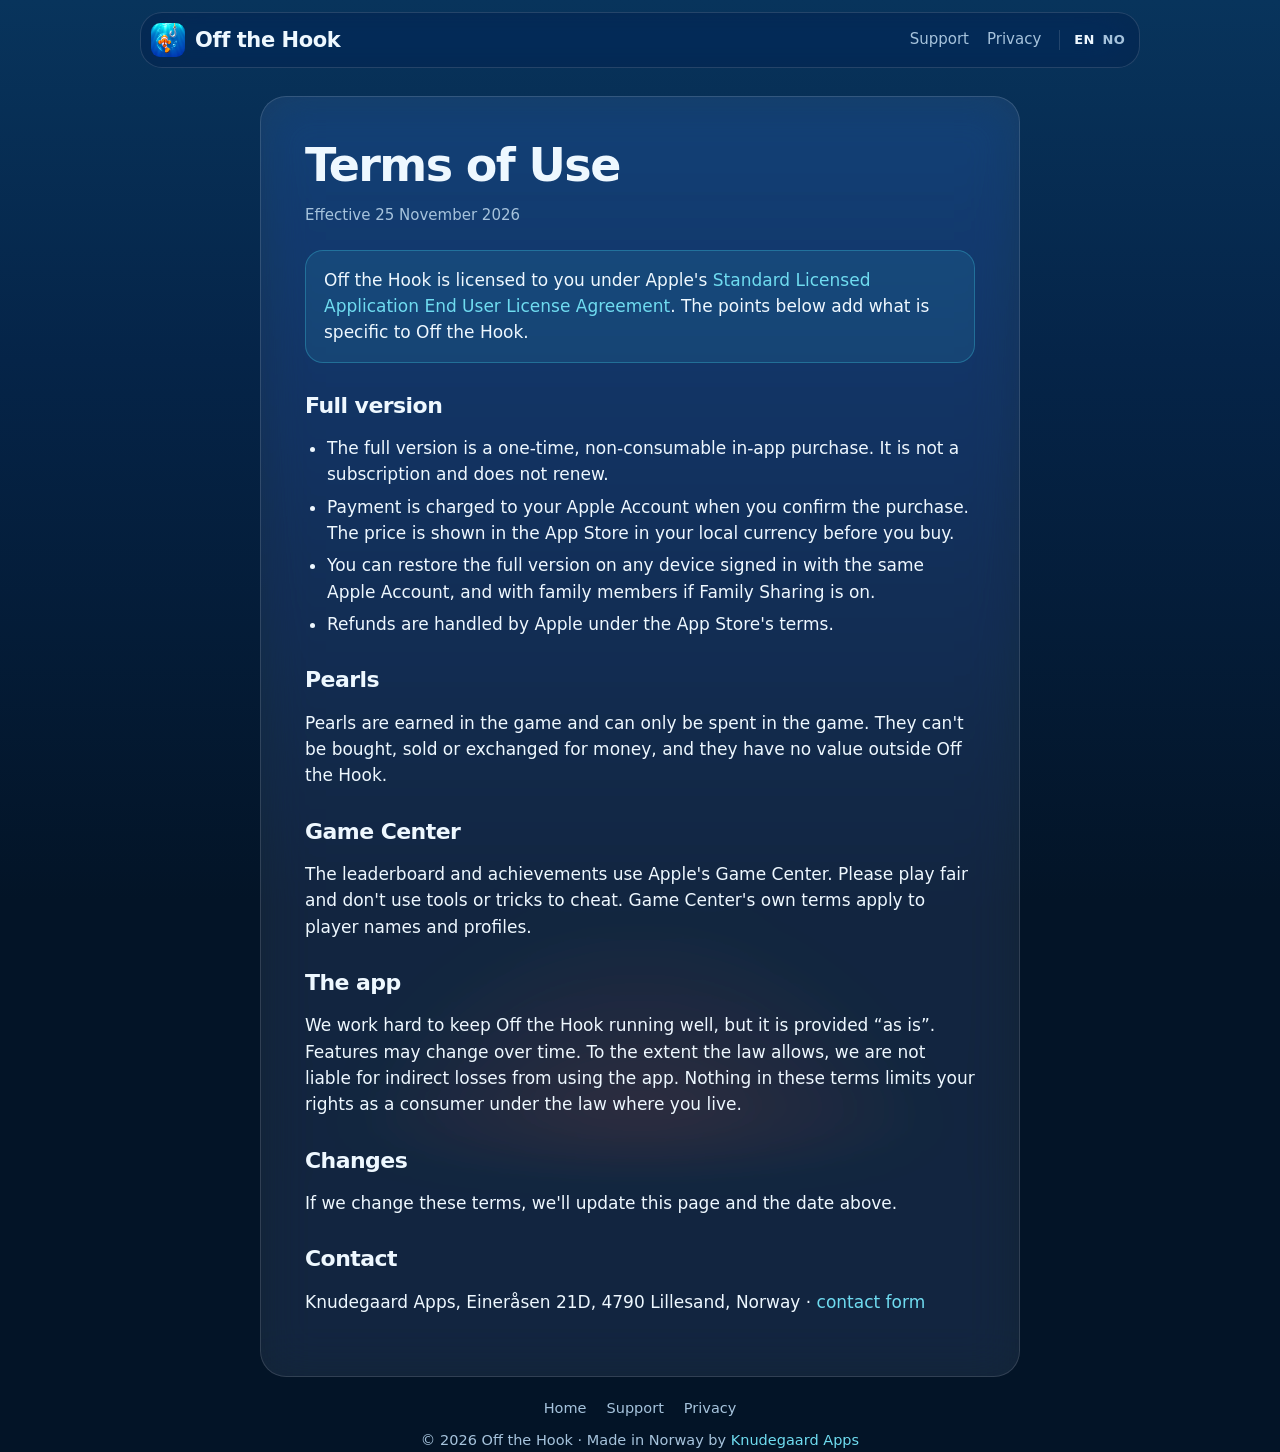
<file: offthehook/terms.html>
<!doctype html>
<html lang="en">
<head>
<meta charset="utf-8">
<meta name="viewport" content="width=device-width, initial-scale=1">
<title>Terms of Use – Off the Hook</title>
<meta name="description" content="Terms of use for Off the Hook and the full version.">
<meta property="og:title" content="Terms of Use – Off the Hook">
<meta property="og:description" content="Terms of use for Off the Hook and the full version.">
<meta property="og:image" content="https://knudegaard.no/offthehook/assets/og.png">
<meta property="og:locale" content="en_US">
<meta name="theme-color" content="#08345c">
<link rel="alternate" hreflang="en" href="https://knudegaard.no/offthehook/terms.html">
<link rel="alternate" hreflang="nb" href="https://knudegaard.no/offthehook/nb/vilkar.html">
<link rel="alternate" hreflang="x-default" href="https://knudegaard.no/offthehook/terms.html">
<link rel="icon" href="assets/favicon.png">
<link rel="apple-touch-icon" href="assets/apple-touch-icon.png">
<link rel="stylesheet" href="style.css?v=2">
</head>
<body>
<nav class="wrap"><div class="bar">
  <a class="logo" href="./"><img src="assets/icon-256.png" alt="">Off the Hook</a>
  <div class="links">
    <a href="support.html">Support</a>
    <a class="hide-xs" href="privacy.html">Privacy</a>
    <span class="langs"><a href="terms.html" aria-current="page" lang="en">EN</a> <a href="nb/vilkar.html" lang="nb">NO</a></span>
  </div>
</div></nav>

<main class="wrap">
  <article class="doc glass">
    <h1>Terms of Use</h1>
    <p class="meta">Effective 25 November 2026</p>
    <p class="summary">Off the Hook is licensed to you under Apple's <a href="https://www.apple.com/legal/internet-services/itunes/dev/stdeula/">Standard Licensed Application End User License Agreement</a>. The points below add what is specific to Off the Hook.</p>

    <h2>Full version</h2>
    <ul>
      <li>The full version is a one-time, non-consumable in-app purchase. It is not a subscription and does not renew.</li>
      <li>Payment is charged to your Apple Account when you confirm the purchase. The price is shown in the App Store in your local currency before you buy.</li>
      <li>You can restore the full version on any device signed in with the same Apple Account, and with family members if Family Sharing is on.</li>
      <li>Refunds are handled by Apple under the App Store's terms.</li>
    </ul>

    <h2>Pearls</h2>
    <p>Pearls are earned in the game and can only be spent in the game. They can't be bought, sold or exchanged for money, and they have no value outside Off the Hook.</p>

    <h2>Game Center</h2>
    <p>The leaderboard and achievements use Apple's Game Center. Please play fair and don't use tools or tricks to cheat. Game Center's own terms apply to player names and profiles.</p>

    <h2>The app</h2>
    <p>We work hard to keep Off the Hook running well, but it is provided “as is”. Features may change over time. To the extent the law allows, we are not liable for indirect losses from using the app. Nothing in these terms limits your rights as a consumer under the law where you live.</p>

    <h2>Changes</h2>
    <p>If we change these terms, we'll update this page and the date above.</p>

    <h2>Contact</h2>
    <p>Knudegaard Apps, Eineråsen 21D, 4790 Lillesand, Norway · <a href="https://knudegaard.no/en/#kontakt">contact form</a></p>
  </article>
</main>

<footer class="wrap">
  <div class="links">
    <a href="./">Home</a>
    <a href="support.html">Support</a>
    <a href="privacy.html">Privacy</a>
  </div>
  © 2026 Off the Hook · Made in Norway by <a href="https://knudegaard.no/en/">Knudegaard Apps</a>
</footer>
</body>
</html>
</file>
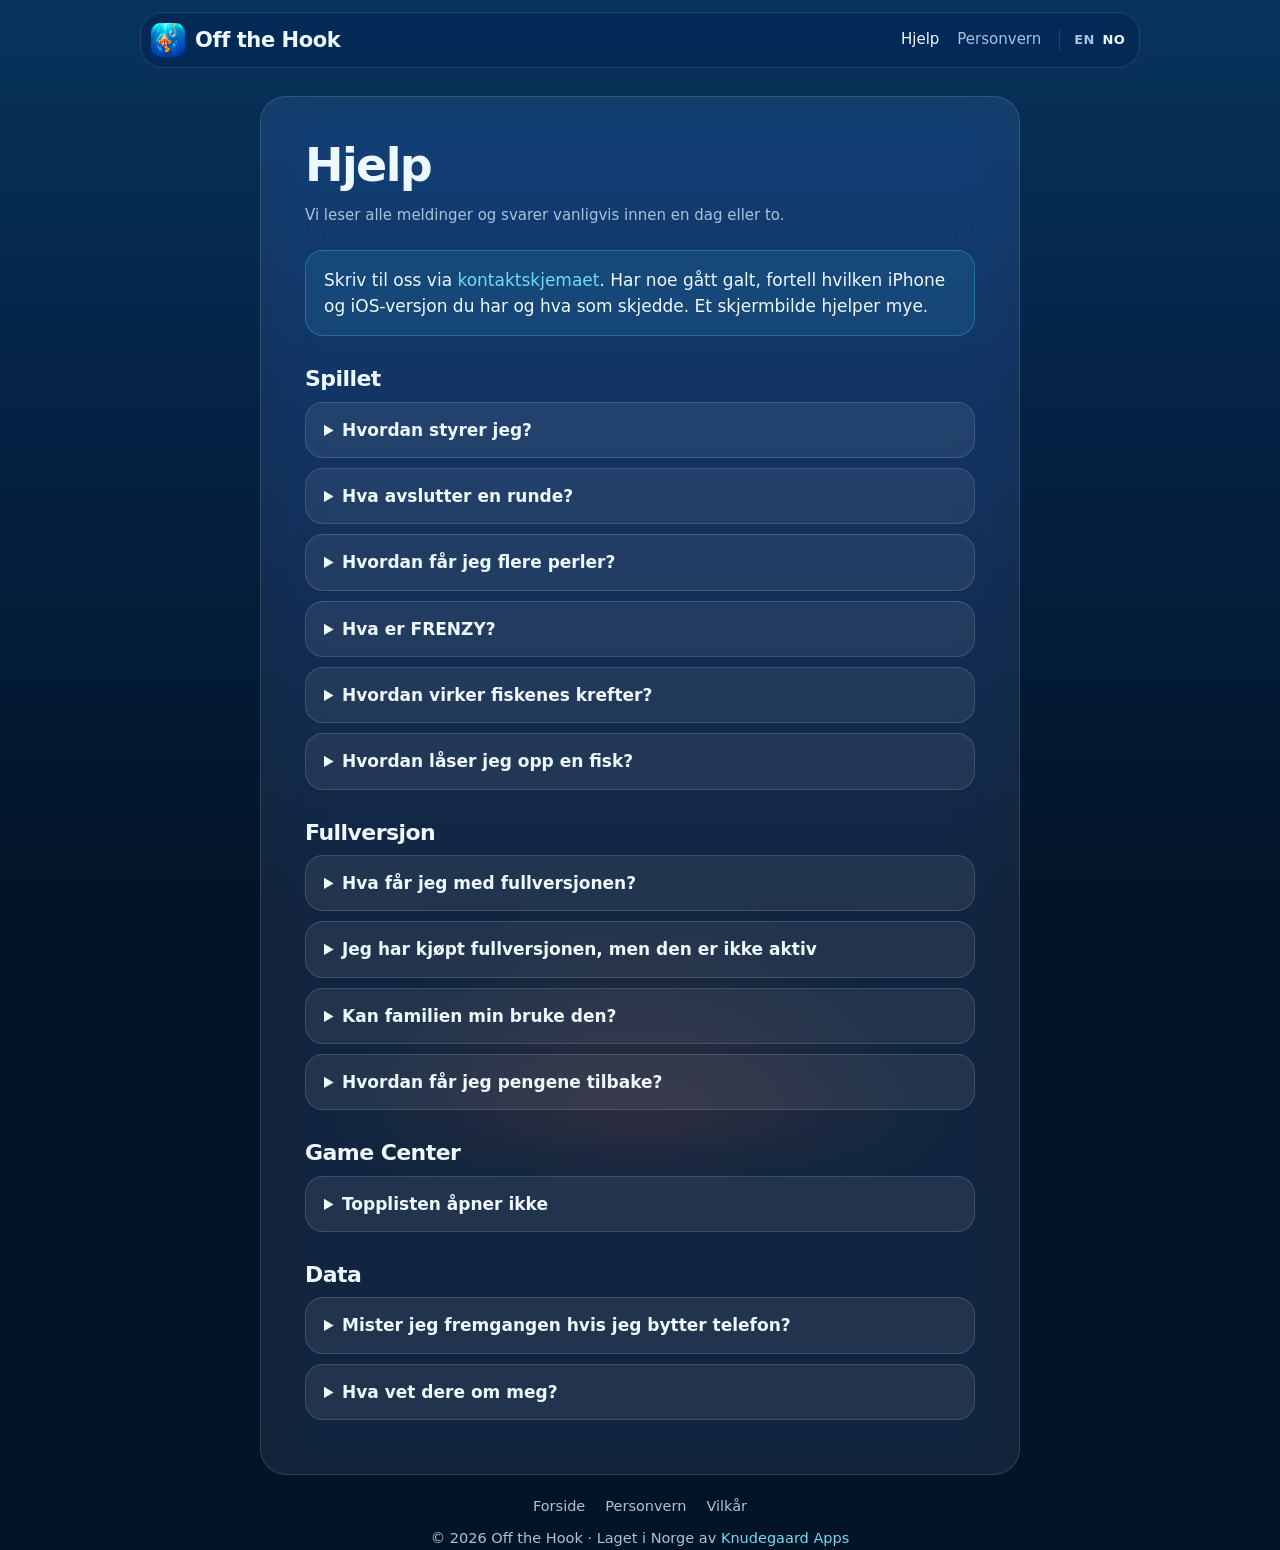
<file: offthehook/nb/hjelp.html>
<!doctype html>
<html lang="nb">
<head>
<meta charset="utf-8">
<meta name="viewport" content="width=device-width, initial-scale=1">
<title>Hjelp – Off the Hook</title>
<meta name="description" content="Hjelp med Off the Hook: spillet, fullversjonen, Game Center og kontakt.">
<meta property="og:title" content="Hjelp – Off the Hook">
<meta property="og:description" content="Hjelp med Off the Hook: spillet, fullversjonen, Game Center og kontakt.">
<meta property="og:image" content="https://knudegaard.no/offthehook/assets/og.png">
<meta property="og:locale" content="nb_NO">
<meta name="theme-color" content="#08345c">
<link rel="alternate" hreflang="en" href="https://knudegaard.no/offthehook/support.html">
<link rel="alternate" hreflang="nb" href="https://knudegaard.no/offthehook/nb/hjelp.html">
<link rel="alternate" hreflang="x-default" href="https://knudegaard.no/offthehook/support.html">
<link rel="icon" href="../assets/favicon.png">
<link rel="apple-touch-icon" href="../assets/apple-touch-icon.png">
<link rel="stylesheet" href="../style.css?v=2">
</head>
<body>
<nav class="wrap"><div class="bar">
  <a class="logo" href="./"><img src="../assets/icon-256.png" alt="">Off the Hook</a>
  <div class="links">
    <a href="hjelp.html" aria-current="page">Hjelp</a>
    <a class="hide-xs" href="personvern.html">Personvern</a>
    <span class="langs"><a href="../support.html" lang="en">EN</a> <a href="hjelp.html" aria-current="page" lang="nb">NO</a></span>
  </div>
</div></nav>

<main class="wrap">
  <article class="doc glass">
    <h1>Hjelp</h1>
    <p class="meta">Vi leser alle meldinger og svarer vanligvis innen en dag eller to.</p>
    <p class="summary">Skriv til oss via <a href="https://knudegaard.no/#kontakt">kontaktskjemaet</a>. Har noe gått galt, fortell hvilken iPhone og iOS-versjon du har og hva som skjedde. Et skjermbilde hjelper mye.</p>

    <h2>Spillet</h2>
    <details><summary>Hvordan styrer jeg?</summary><p>Sett en finger hvor som helst på skjermen og dra den til venstre eller høyre. Fisken følger fingeren og svømmer alltid oppover av seg selv.</p></details>
    <details><summary>Hva avslutter en runde?</summary><p>Kroker, garn, hummerteiner, maneter og trålere koster et hjerte. Når hjertene er brukt opp, er du fanget. Flere hjerter får du med oppgraderingen Extra Fin og fisker som havskilpadden.</p></details>
    <details><summary>Hvordan får jeg flere perler?</summary><p>Samle perler på vei opp, napp agnet av krokene, snei forbi kroker for nestentreff-bonus og bli større for høyere multiplikator. Daglige oppdrag og den daglige gaven gir også perler.</p></details>
    <details><summary>Hva er FRENZY?</summary><p>Samle bokstavene F-R-E-N-Z-Y i løpet av en runde. Når du har alle seks, går fisken amok en kort stund: raskere, sterkere og mer verdt.</p></details>
    <details><summary>Hvordan virker fiskenes krefter?</summary><p>22 av de 24 fiskene har sin egen kraft, som står på hver fisk i butikken. Noen virker hele tiden (som mindre treffflate eller doble perler), noen beskytter deg én gang per runde (som kulefisken), og noen lades opp igjen (som haiens bitt). Krefter som lades opp eller brukes opp vises med et lite merke øverst på skjermen mens du spiller.</p></details>
    <details><summary>Hvordan låser jeg opp en fisk?</summary><p>De fleste fiskene kjøpes for perler i butikken. Noen får du ved å spille, for eksempel ved å svømme langt eller få fiskevenner. Butikken viser hvor langt du har kommet.</p></details>

    <h2>Fullversjon</h2>
    <details><summary>Hva får jeg med fullversjonen?</summary><p>Alle 12 episke og legendariske fisker, dobbelt så mange perler fra hver runde og 1000 bonusperler med en gang. Det er én betaling, ikke et abonnement, og spillet viser aldri reklame uansett.</p></details>
    <details><summary>Jeg har kjøpt fullversjonen, men den er ikke aktiv</summary><p>Åpne butikken (Shop) og trykk «Restore purchase». Du må være logget inn med samme Apple-konto som du kjøpte med. Venter kjøpet på godkjenning (Spør om kjøp), slås det på så snart det er godkjent.</p></details>
    <details><summary>Kan familien min bruke den?</summary><p>Er Familiedeling slått på, kan familiemedlemmer gjenopprette fullversjonen på sine egne enheter.</p></details>
    <details><summary>Hvordan får jeg pengene tilbake?</summary><p>Kjøp håndteres av Apple. Du kan be om refusjon på <a href="https://reportaproblem.apple.com">reportaproblem.apple.com</a>.</p></details>

    <h2>Game Center</h2>
    <details><summary>Topplisten åpner ikke</summary><p>Åpne Innstillinger → Game Center og sjekk at du er logget inn. Åpne så spillet igjen og trykk «Ranks».</p></details>

    <h2>Data</h2>
    <details><summary>Mister jeg fremgangen hvis jeg bytter telefon?</summary><p>Fremgangen lagres på iPhonen og følger med når du gjenoppretter fra sikkerhetskopi i iCloud eller på datamaskinen. Sletter du spillet, slettes fremgangen også. Fullversjonen kan alltid gjenopprettes.</p></details>
    <details><summary>Hva vet dere om meg?</summary><p>Ingenting. Off the Hook har ingen kontoer og samler ikke inn data. Les <a href="personvern.html">personvernerklæringen</a> for detaljer.</p></details>
  </article>
</main>

<footer class="wrap">
  <div class="links">
    <a href="./">Forside</a>
    <a href="personvern.html">Personvern</a>
    <a href="vilkar.html">Vilkår</a>
  </div>
  © 2026 Off the Hook · Laget i Norge av <a href="https://knudegaard.no/">Knudegaard Apps</a>
</footer>
</body>
</html>
</file>
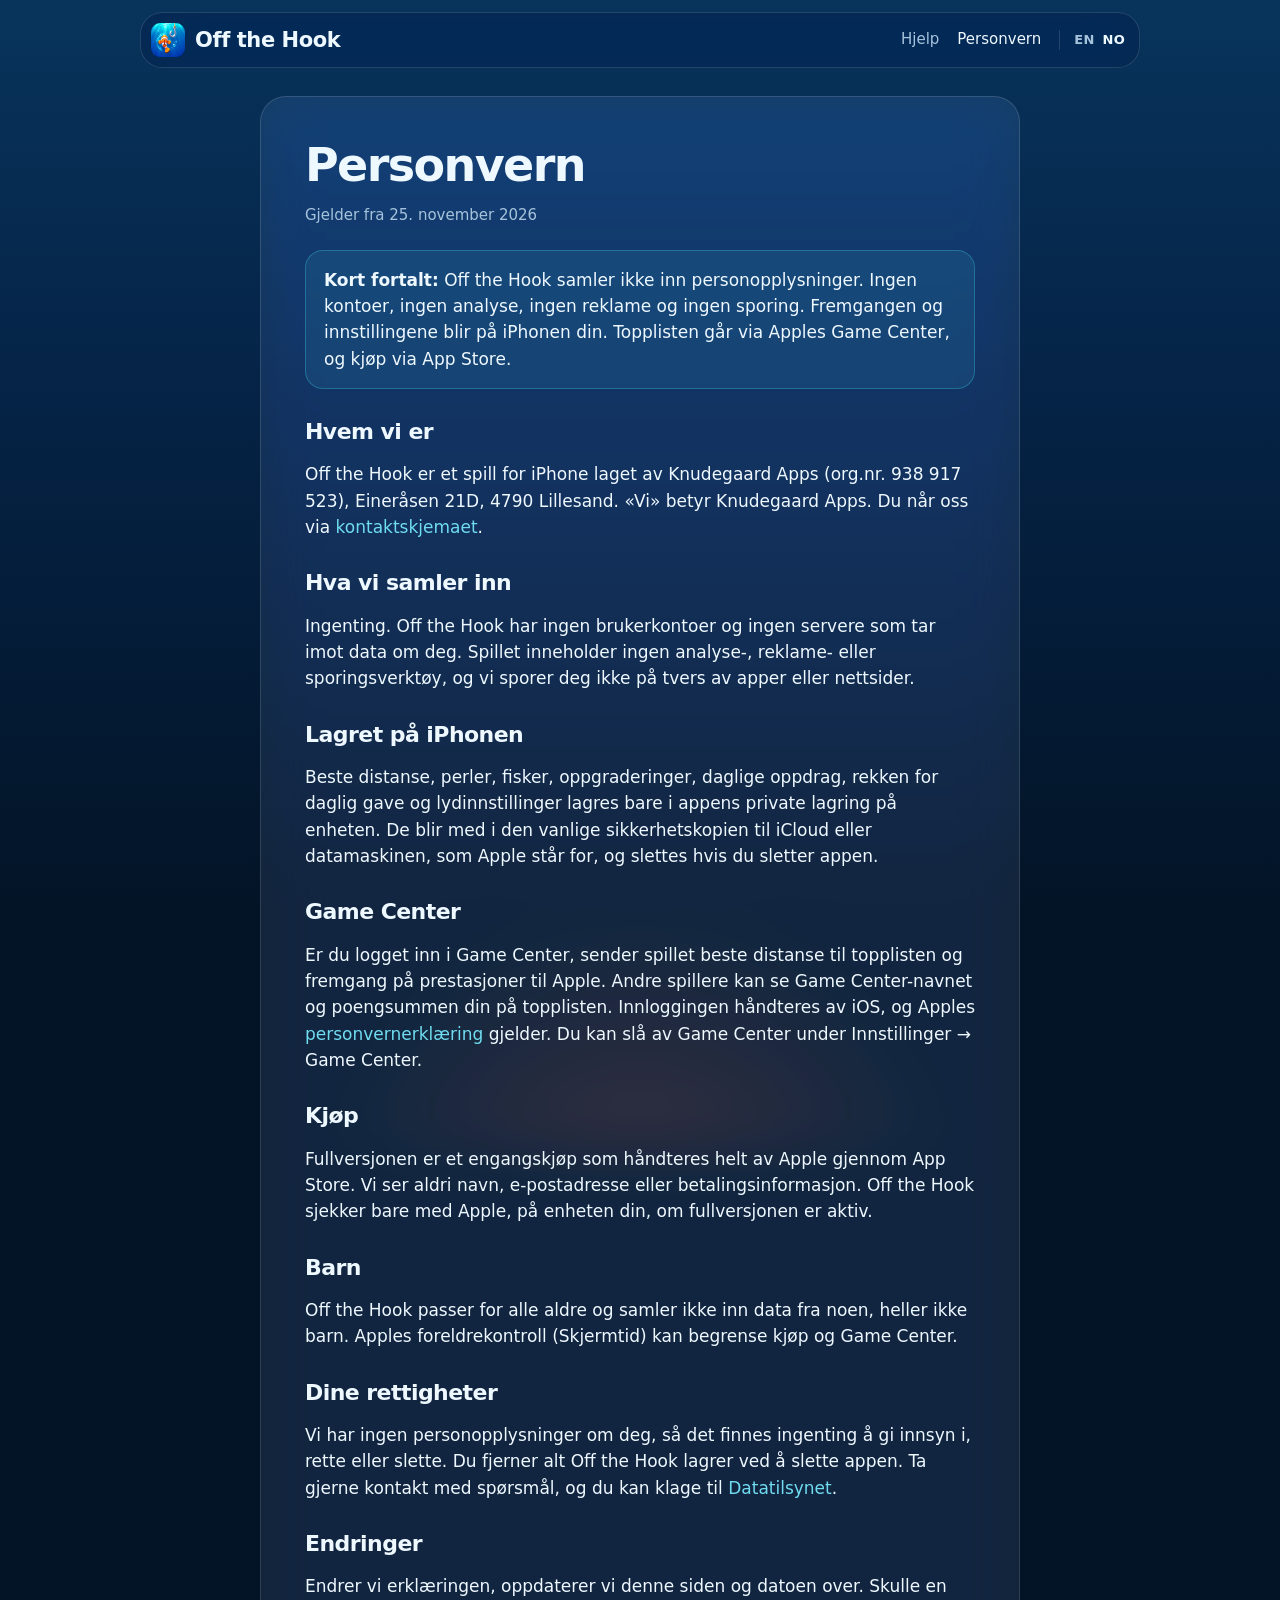
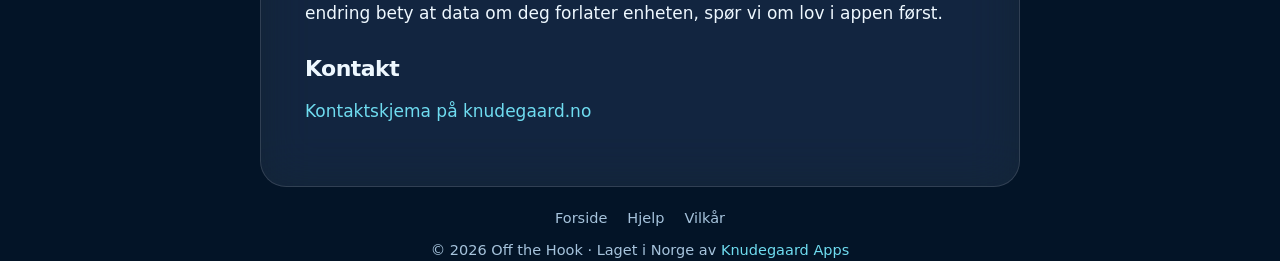
<file: offthehook/nb/personvern.html>
<!doctype html>
<html lang="nb">
<head>
<meta charset="utf-8">
<meta name="viewport" content="width=device-width, initial-scale=1">
<title>Personvern – Off the Hook</title>
<meta name="description" content="Off the Hook samler ikke inn personopplysninger. Ingen reklame, ingen sporing, ingen analyse.">
<meta property="og:title" content="Personvern – Off the Hook">
<meta property="og:description" content="Off the Hook samler ikke inn personopplysninger. Ingen reklame, ingen sporing, ingen analyse.">
<meta property="og:image" content="https://knudegaard.no/offthehook/assets/og.png">
<meta property="og:locale" content="nb_NO">
<meta name="theme-color" content="#08345c">
<link rel="alternate" hreflang="en" href="https://knudegaard.no/offthehook/privacy.html">
<link rel="alternate" hreflang="nb" href="https://knudegaard.no/offthehook/nb/personvern.html">
<link rel="alternate" hreflang="x-default" href="https://knudegaard.no/offthehook/privacy.html">
<link rel="icon" href="../assets/favicon.png">
<link rel="apple-touch-icon" href="../assets/apple-touch-icon.png">
<link rel="stylesheet" href="../style.css?v=2">
</head>
<body>
<nav class="wrap"><div class="bar">
  <a class="logo" href="./"><img src="../assets/icon-256.png" alt="">Off the Hook</a>
  <div class="links">
    <a href="hjelp.html">Hjelp</a>
    <a class="hide-xs" href="personvern.html" aria-current="page">Personvern</a>
    <span class="langs"><a href="../privacy.html" lang="en">EN</a> <a href="personvern.html" aria-current="page" lang="nb">NO</a></span>
  </div>
</div></nav>

<main class="wrap">
  <article class="doc glass">
    <h1>Personvern</h1>
    <p class="meta">Gjelder fra 25. november 2026</p>
    <p class="summary"><b>Kort fortalt:</b> Off the Hook samler ikke inn personopplysninger. Ingen kontoer, ingen analyse, ingen reklame og ingen sporing. Fremgangen og innstillingene blir på iPhonen din. Topplisten går via Apples Game Center, og kjøp via App Store.</p>

    <h2>Hvem vi er</h2>
    <p>Off the Hook er et spill for iPhone laget av Knudegaard Apps (org.nr. 938 917 523), Eineråsen 21D, 4790 Lillesand. «Vi» betyr Knudegaard Apps. Du når oss via <a href="https://knudegaard.no/#kontakt">kontaktskjemaet</a>.</p>

    <h2>Hva vi samler inn</h2>
    <p>Ingenting. Off the Hook har ingen brukerkontoer og ingen servere som tar imot data om deg. Spillet inneholder ingen analyse-, reklame- eller sporingsverktøy, og vi sporer deg ikke på tvers av apper eller nettsider.</p>

    <h2>Lagret på iPhonen</h2>
    <p>Beste distanse, perler, fisker, oppgraderinger, daglige oppdrag, rekken for daglig gave og lydinnstillinger lagres bare i appens private lagring på enheten. De blir med i den vanlige sikkerhetskopien til iCloud eller datamaskinen, som Apple står for, og slettes hvis du sletter appen.</p>

    <h2>Game Center</h2>
    <p>Er du logget inn i Game Center, sender spillet beste distanse til topplisten og fremgang på prestasjoner til Apple. Andre spillere kan se Game Center-navnet og poengsummen din på topplisten. Innloggingen håndteres av iOS, og Apples <a href="https://www.apple.com/no/legal/privacy/">personvernerklæring</a> gjelder. Du kan slå av Game Center under Innstillinger → Game Center.</p>

    <h2>Kjøp</h2>
    <p>Fullversjonen er et engangskjøp som håndteres helt av Apple gjennom App Store. Vi ser aldri navn, e-postadresse eller betalingsinformasjon. Off the Hook sjekker bare med Apple, på enheten din, om fullversjonen er aktiv.</p>

    <h2>Barn</h2>
    <p>Off the Hook passer for alle aldre og samler ikke inn data fra noen, heller ikke barn. Apples foreldrekontroll (Skjermtid) kan begrense kjøp og Game Center.</p>

    <h2>Dine rettigheter</h2>
    <p>Vi har ingen personopplysninger om deg, så det finnes ingenting å gi innsyn i, rette eller slette. Du fjerner alt Off the Hook lagrer ved å slette appen. Ta gjerne kontakt med spørsmål, og du kan klage til <a href="https://www.datatilsynet.no/">Datatilsynet</a>.</p>

    <h2>Endringer</h2>
    <p>Endrer vi erklæringen, oppdaterer vi denne siden og datoen over. Skulle en endring bety at data om deg forlater enheten, spør vi om lov i appen først.</p>

    <h2>Kontakt</h2>
    <p><a href="https://knudegaard.no/#kontakt">Kontaktskjema på knudegaard.no</a></p>
  </article>
</main>

<footer class="wrap">
  <div class="links">
    <a href="./">Forside</a>
    <a href="hjelp.html">Hjelp</a>
    <a href="vilkar.html">Vilkår</a>
  </div>
  © 2026 Off the Hook · Laget i Norge av <a href="https://knudegaard.no/">Knudegaard Apps</a>
</footer>
</body>
</html>
</file>
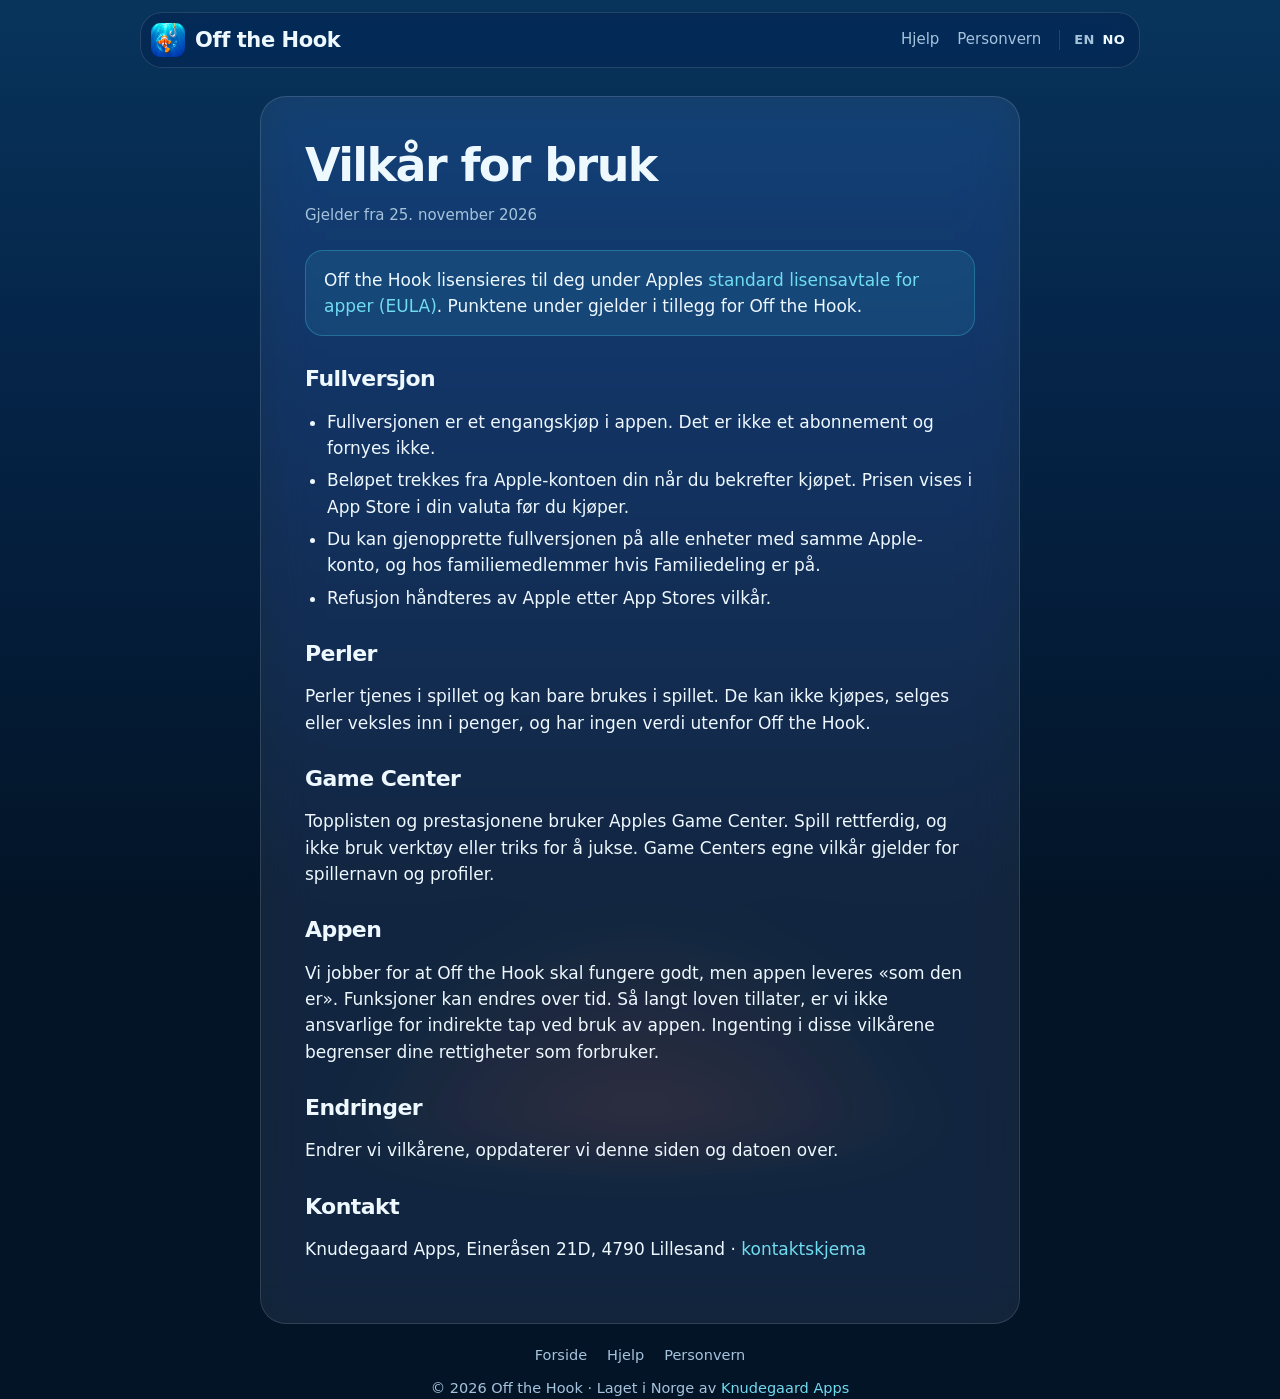
<file: offthehook/nb/vilkar.html>
<!doctype html>
<html lang="nb">
<head>
<meta charset="utf-8">
<meta name="viewport" content="width=device-width, initial-scale=1">
<title>Vilkår – Off the Hook</title>
<meta name="description" content="Vilkår for bruk av Off the Hook og fullversjonen.">
<meta property="og:title" content="Vilkår – Off the Hook">
<meta property="og:description" content="Vilkår for bruk av Off the Hook og fullversjonen.">
<meta property="og:image" content="https://knudegaard.no/offthehook/assets/og.png">
<meta property="og:locale" content="nb_NO">
<meta name="theme-color" content="#08345c">
<link rel="alternate" hreflang="en" href="https://knudegaard.no/offthehook/terms.html">
<link rel="alternate" hreflang="nb" href="https://knudegaard.no/offthehook/nb/vilkar.html">
<link rel="alternate" hreflang="x-default" href="https://knudegaard.no/offthehook/terms.html">
<link rel="icon" href="../assets/favicon.png">
<link rel="apple-touch-icon" href="../assets/apple-touch-icon.png">
<link rel="stylesheet" href="../style.css?v=2">
</head>
<body>
<nav class="wrap"><div class="bar">
  <a class="logo" href="./"><img src="../assets/icon-256.png" alt="">Off the Hook</a>
  <div class="links">
    <a href="hjelp.html">Hjelp</a>
    <a class="hide-xs" href="personvern.html">Personvern</a>
    <span class="langs"><a href="../terms.html" lang="en">EN</a> <a href="vilkar.html" aria-current="page" lang="nb">NO</a></span>
  </div>
</div></nav>

<main class="wrap">
  <article class="doc glass">
    <h1>Vilkår for bruk</h1>
    <p class="meta">Gjelder fra 25. november 2026</p>
    <p class="summary">Off the Hook lisensieres til deg under Apples <a href="https://www.apple.com/legal/internet-services/itunes/dev/stdeula/">standard lisensavtale for apper (EULA)</a>. Punktene under gjelder i tillegg for Off the Hook.</p>

    <h2>Fullversjon</h2>
    <ul>
      <li>Fullversjonen er et engangskjøp i appen. Det er ikke et abonnement og fornyes ikke.</li>
      <li>Beløpet trekkes fra Apple-kontoen din når du bekrefter kjøpet. Prisen vises i App Store i din valuta før du kjøper.</li>
      <li>Du kan gjenopprette fullversjonen på alle enheter med samme Apple-konto, og hos familiemedlemmer hvis Familiedeling er på.</li>
      <li>Refusjon håndteres av Apple etter App Stores vilkår.</li>
    </ul>

    <h2>Perler</h2>
    <p>Perler tjenes i spillet og kan bare brukes i spillet. De kan ikke kjøpes, selges eller veksles inn i penger, og har ingen verdi utenfor Off the Hook.</p>

    <h2>Game Center</h2>
    <p>Topplisten og prestasjonene bruker Apples Game Center. Spill rettferdig, og ikke bruk verktøy eller triks for å jukse. Game Centers egne vilkår gjelder for spillernavn og profiler.</p>

    <h2>Appen</h2>
    <p>Vi jobber for at Off the Hook skal fungere godt, men appen leveres «som den er». Funksjoner kan endres over tid. Så langt loven tillater, er vi ikke ansvarlige for indirekte tap ved bruk av appen. Ingenting i disse vilkårene begrenser dine rettigheter som forbruker.</p>

    <h2>Endringer</h2>
    <p>Endrer vi vilkårene, oppdaterer vi denne siden og datoen over.</p>

    <h2>Kontakt</h2>
    <p>Knudegaard Apps, Eineråsen 21D, 4790 Lillesand · <a href="https://knudegaard.no/#kontakt">kontaktskjema</a></p>
  </article>
</main>

<footer class="wrap">
  <div class="links">
    <a href="./">Forside</a>
    <a href="hjelp.html">Hjelp</a>
    <a href="personvern.html">Personvern</a>
  </div>
  © 2026 Off the Hook · Laget i Norge av <a href="https://knudegaard.no/">Knudegaard Apps</a>
</footer>
</body>
</html>
</file>
<file: style.css>
:root {
  --bg: #f6f5f2;
  --card: #ffffff;
  --text: #17171c;
  --muted: #64646c;
  --line: #e6e3dc;
  --accent: #0a74a8;
  --accent2: #0e9c8b;
  --hero: #071c31;
}
:root { color-scheme: light; }
@media (prefers-color-scheme: dark) {
  :root:not([data-theme="light"]) { --bg: #0d0d12; --card: #17171e; --text: #f1f1f5; --muted: #9b9ba6; --line: #26262f; --accent: #4cc3e6; --accent2: #2cefb0; color-scheme: dark; }
}
:root[data-theme="dark"] { --bg: #0d0d12; --card: #17171e; --text: #f1f1f5; --muted: #9b9ba6; --line: #26262f; --accent: #4cc3e6; --accent2: #2cefb0; color-scheme: dark; }
* { box-sizing: border-box; }
html { -webkit-text-size-adjust: 100%; scroll-behavior: smooth; }
body {
  -webkit-font-smoothing: antialiased;
  margin: 0; background: var(--bg); color: var(--text); overflow-x: hidden;
  font: 16.5px/1.6 -apple-system, BlinkMacSystemFont, "Segoe UI", Roboto, Helvetica, Arial, sans-serif;
}
a { color: var(--accent); }
.wrap { max-width: 1040px; margin: 0 auto; padding: 0 20px; }

/* Topp */
.hero { position: relative; overflow: hidden; background: var(--hero); color: #fff; padding: 74px 0 110px; isolation: isolate; }
.blob { position: absolute; border-radius: 50%; filter: blur(80px); opacity: .42; z-index: -1; animation: drift 18s ease-in-out infinite alternate; }
.b1 { width: 520px; height: 520px; background: #0a74a8; top: -180px; left: -120px; }
.b2 { width: 460px; height: 460px; background: #12b89a; top: 60px; right: -140px; animation-delay: -6s; }
.b3 { width: 380px; height: 380px; background: #2cefb0; bottom: -220px; left: 35%; opacity: .35; animation-delay: -12s; }
@keyframes drift { to { transform: translate(40px, 30px) scale(1.08); } }
.hero::after { content: ""; position: absolute; inset: 0; z-index: -1;
  background-image: radial-gradient(rgba(255,255,255,.045) 1px, transparent 1px); background-size: 22px 22px; }
header { padding: 26px 0 0; display: flex; justify-content: space-between; align-items: center; gap: 12px; }
.topbar { display: block; position: fixed; top: 0; left: 0; right: 0; z-index: 50; color: #fff; padding: 0; transition: background .25s, box-shadow .25s, border-color .25s; border-bottom: 1px solid transparent; }
.topbar.scrolled { background: rgba(7,28,49,.82); backdrop-filter: saturate(160%) blur(14px); -webkit-backdrop-filter: saturate(160%) blur(14px); border-bottom-color: rgba(255,255,255,.08); }
.bar { height: 74px; display: flex; align-items: center; justify-content: space-between; gap: 16px; }
.topbar nav { display: flex; align-items: center; gap: 26px; }
.topbar nav a { color: rgba(255,255,255,.78); text-decoration: none; font-size: 15px; font-weight: 500; transition: color .2s; }
.topbar nav a:hover { color: #fff; }
.topbar nav .lang { color: #fff; }
.theme { display: inline-grid; place-items: center; width: 34px; height: 34px; padding: 0; border-radius: 99px; cursor: pointer; color: #fff;
  background: transparent; border: 1px solid rgba(255,255,255,.25); transition: background .2s; }
.theme:hover { background: rgba(255,255,255,.1); }
.theme svg { width: 17px; height: 17px; }
.theme .sun { display: none; }
:root[data-theme="dark"] .theme .sun { display: block; }
:root[data-theme="dark"] .theme .moon { display: none; }
@media (prefers-color-scheme: dark) {
  :root:not([data-theme="light"]) .theme .sun { display: block; }
  :root:not([data-theme="light"]) .theme .moon { display: none; }
}
.brand { font-weight: 700; font-size: 19px; letter-spacing: -0.015em; text-decoration: none; color: inherit; display: flex; align-items: center; gap: 12px; white-space: nowrap; }
.mark { width: 40px; height: 40px; border-radius: 10px; display: block; }
.fbrand .mark { width: 36px; height: 36px; border-radius: 9px; }
.lang { font-size: 14px !important; color: rgba(255,255,255,.85); text-decoration: none; border: 1px solid rgba(255,255,255,.25); padding: 5px 12px; border-radius: 99px; backdrop-filter: blur(8px); }
.herogrid { display: grid; grid-template-columns: 1.25fr 1fr; gap: 40px; align-items: center; padding-top: 64px; }
.eyebrow { display: inline-flex; align-items: center; gap: 8px; margin: 0 0 22px; font-size: 13px; font-weight: 600; letter-spacing: .08em; text-transform: uppercase; color: #9fe9d6; }
.eyebrow::before { content: ""; width: 22px; height: 1.5px; background: currentColor; opacity: .7; }
.hero h1 { font-size: clamp(38px, 6.4vw, 64px); line-height: 1.05; letter-spacing: -0.04em; font-weight: 800; margin: 0 0 20px; }
.grad { background: linear-gradient(90deg, #7fd4f5, #4fdcc0 55%, #8ff7b6); -webkit-background-clip: text; background-clip: text; color: transparent; }
.lead { font-size: 18.5px; color: rgba(255,255,255,.72); margin: 0 0 30px; max-width: 32em; }
.ctas { display: flex; flex-wrap: wrap; gap: 12px; }
.btn { text-decoration: none; font-weight: 600; font-size: 15.5px; padding: 13px 24px; border-radius: 12px; transition: transform .2s, box-shadow .2s, background .2s; }
.btn.primary { background: #fff; color: var(--hero); box-shadow: 0 8px 24px rgba(0,0,0,.25); }
.btn.ghost { color: #fff; border: 1px solid rgba(255,255,255,.3); }
.btn:hover { transform: translateY(-2px); }
.btn.ghost:hover { background: rgba(255,255,255,.08); }

.stack { position: relative; height: 320px; }
.stack img { position: absolute; width: 150px; height: 150px; border-radius: 34px; box-shadow: 0 24px 50px rgba(0,0,0,.45); animation: float 6s ease-in-out infinite; }
.stack .i1 { left: 8%; top: 18%; transform: rotate(-9deg); --r: -9deg; }
.stack .i2 { left: 44%; top: 0; width: 130px; height: 130px; border-radius: 30px; --r: 8deg; animation-delay: -2s; }
.stack .i3 { left: 38%; top: 52%; width: 140px; height: 140px; border-radius: 32px; --r: -4deg; animation-delay: -4s; }
@keyframes float { 0%, 100% { transform: translateY(0) rotate(var(--r)); } 50% { transform: translateY(-14px) rotate(var(--r)); } }

/* Verdier */
.values { display: grid; grid-template-columns: repeat(3, 1fr); gap: 14px; margin-top: -56px; position: relative; }
.value { background: var(--card); border: 1px solid var(--line); border-radius: 18px; padding: 24px; box-shadow: 0 1px 2px rgba(20,20,40,.04), 0 12px 32px rgba(20,20,40,.07); }
.vicon { display: inline-grid; place-items: center; width: 42px; height: 42px; border-radius: 11px; color: var(--accent); background: color-mix(in srgb, var(--accent) 11%, transparent); }
.value h3 { margin: 16px 0 4px; font-size: 16.5px; letter-spacing: -0.01em; }
.value p { margin: 0; color: var(--muted); font-size: 15px; }

h2 { font-size: 32px; letter-spacing: -0.03em; font-weight: 700; margin: 0 0 8px; line-height: 1.15; }
.kicker { margin: 0 0 8px; font-size: 13px; font-weight: 600; letter-spacing: .08em; text-transform: uppercase; color: var(--accent); }
.sechead { margin: 96px 0 28px; scroll-margin-top: 90px; }
#selskap, #kontakt { scroll-margin-top: 90px; }
.sublead { color: var(--muted); margin: 0 0 22px; max-width: 36em; }
.sechead .sublead { margin: 0; }

/* Apper */
.apps { display: grid; grid-template-columns: repeat(2, 1fr); gap: 16px; }
.app { --tint: 91,75,255; display: flex; flex-direction: column; padding: 26px; border-radius: 20px; text-decoration: none; color: var(--text);
  background: linear-gradient(165deg, rgba(var(--tint), .10), rgba(var(--tint), 0) 55%), var(--card);
  border: 1px solid var(--line); transition: transform .25s, box-shadow .25s, border-color .25s; }
.app:hover { transform: translateY(-3px); border-color: rgba(var(--tint), .45); box-shadow: 0 18px 40px rgba(var(--tint), .16); }
.app { position: relative; }
.cardlink { flex: 1; color: inherit; text-decoration: none; }
.cardlink::after { content: ""; position: absolute; inset: 0; border-radius: inherit; }
.cardlink:focus-visible { outline: none; }
.app:has(.cardlink:focus-visible) { outline: 2px solid rgb(var(--tint)); outline-offset: 2px; }
.store { position: relative; z-index: 1; display: inline-flex; align-items: center; gap: 6px; flex: none; font-size: 13.5px; font-weight: 600; text-decoration: none;
  color: #fff; background: rgb(var(--tint)); padding: 7px 13px 7px 11px; border-radius: 99px; transition: filter .2s, transform .2s; }
.store:hover { filter: brightness(1.1); transform: translateY(-1px); }
.app.skanlio { --tint: 37, 120, 255; }
.app.lumtidy { --tint: 20, 170, 190; }
.app.wordarc { --tint: 160, 70, 220; }
.app.offthehook { --tint: 255, 107, 77; }
.apphead { display: flex; align-items: center; gap: 16px; }
.app img { width: 56px; height: 56px; border-radius: 13px; box-shadow: 0 6px 16px rgba(var(--tint), .28); flex: none; }
.apphead strong { font-size: 20px; letter-spacing: -0.02em; font-weight: 700; }
.arrow { color: var(--muted); font-size: 20px; transition: transform .25s, color .25s; }
.app:hover .arrow { transform: translateX(4px); color: rgb(var(--tint)); }
.app p { margin: 16px 0 22px; color: var(--muted); font-size: 15px; flex: 1; }
.plats { list-style: none; display: flex; flex-wrap: wrap; gap: 8px 22px; margin: 0; padding: 16px 0 0; border-top: 1px solid var(--line); }
.plat { display: inline-flex; align-items: center; gap: 7px; font-size: 13px; color: var(--muted); white-space: nowrap; }
.plat span { font-weight: 600; color: var(--text); }
.plat b { font-weight: 500; }
.plat::before { content: ""; width: 7px; height: 7px; border-radius: 50%; background: #a8a8b0; }
.plat.live::before { background: #2f9e44; box-shadow: 0 0 0 3px rgba(47,158,68,.15); }
.plat.test::before { background: #f08c00; box-shadow: 0 0 0 3px rgba(240,140,0,.15); }
.plat.soon::before { background: #1c9bd6; box-shadow: 0 0 0 3px rgba(28,155,214,.15); }

/* Selskap og kontakt */
.twocol { display: grid; grid-template-columns: 1fr 1.2fr; grid-template-rows: auto auto 1fr; column-gap: 40px; align-items: start; margin-top: 110px; }
.twocol > section { display: grid; grid-row: span 3; grid-template-rows: subgrid; align-content: start; }
.twocol h2 { align-self: end; }
.twocol .sublead { margin-bottom: 20px; }
.twocol .facts, .twocol .contact { margin: 0; }
.twocol .facts { align-self: stretch; display: flex; flex-direction: column; }
.twocol .facts div { flex: 1; align-items: center; }
.row2 { display: grid; grid-template-columns: 1fr 1fr; gap: 14px; }
.facts { background: var(--card); border: 1px solid var(--line); border-radius: 18px; padding: 4px 22px; margin: 22px 0 0; font-size: 15.5px; }
.facts div { display: flex; justify-content: space-between; gap: 16px; padding: 13px 0; border-bottom: 1px solid var(--line); }
.facts div:last-child { border-bottom: 0; }
.facts dt { color: var(--muted); }
.facts dd { margin: 0; text-align: right; font-weight: 500; }
.contact { position: relative; background: var(--card); border-radius: 20px; padding: 22px; display: grid; gap: 14px;
  border: 1px solid var(--line); box-shadow: 0 1px 2px rgba(20,20,40,.04), 0 12px 32px rgba(20,20,40,.06); }
.contact label { display: grid; gap: 6px; font-size: 14px; font-weight: 500; color: var(--text); }
.contact input, .contact textarea { font: inherit; color: var(--text); background: var(--bg); border: 1px solid var(--line); border-radius: 10px; padding: 11px 13px; width: 100%; font-size: 15.5px; }
.contact input:focus, .contact textarea:focus { outline: 2px solid var(--accent); outline-offset: 1px; border-color: transparent; }
.contact button { font: inherit; font-weight: 600; color: #fff; border: 0; border-radius: 12px; padding: 13px 24px; justify-self: start; cursor: pointer;
  background: linear-gradient(135deg, #0a74a8, #0e9c8b); box-shadow: 0 8px 22px rgba(10,116,168,.3); transition: transform .2s; }
.contact button:hover { transform: translateY(-2px); }
.contact button:disabled { opacity: .6; cursor: default; transform: none; }
.contact .hp { display: none; }
.status { margin: 0; font-size: 15px; }
.status.ok { color: #2f9e44; }
.status.err { color: #e03131; }

footer { color: var(--muted); font-size: 14px; padding: 72px 20px 40px; display: flex; flex-wrap: wrap; gap: 8px 20px; }
footer a { color: var(--muted); }
footer.site { display: block; padding: 0; margin-top: 120px; border-top: 1px solid var(--line); }
.fgrid { display: grid; grid-template-columns: 2fr 1fr 1fr; gap: 32px; padding: 52px 0 36px; }
.fbrand .brand { color: var(--text); }
.fbrand p { margin: 12px 0 0; max-width: 22em; }
.fgrid h4 { margin: 4px 0 12px; font-size: 13px; font-weight: 600; letter-spacing: .06em; text-transform: uppercase; color: var(--text); }
.fgrid div > a:not(.brand) { display: block; text-decoration: none; padding: 3px 0; transition: color .2s; }
.fgrid a:hover { color: var(--text); }
.fbottom { display: flex; flex-wrap: wrap; justify-content: space-between; gap: 6px 20px; padding: 20px 0 36px; border-top: 1px solid var(--line); font-size: 13px; }

/* Personvernsider */
.topbar.solid { background: var(--hero); border-bottom-color: rgba(255,255,255,.08); }
body.plain { display: flex; flex-direction: column; min-height: 100vh; }
.wrap.prose { max-width: 760px; width: 100%; padding-top: 74px; flex: 1; }
.prose h1 { font-size: 40px; font-weight: 800; letter-spacing: -0.03em; line-height: 1.1; margin: 64px 0 10px; }
.prose p { margin: 0 0 16px; }
.prose > p:last-child { margin-top: 28px; }
.notfound { text-align: center; padding-bottom: 40px; }
.notfound .code { margin: 80px 0 0; font-size: 96px; font-weight: 800; letter-spacing: -0.05em; line-height: 1;
  background: linear-gradient(90deg, var(--accent), var(--accent2)); -webkit-background-clip: text; background-clip: text; color: transparent; }
.notfound h1 { margin-top: 12px; }
.notfound .sublead { margin: 0 auto 28px; }
.notfound .ctas { justify-content: center; }
.notfound .btn.primary { background: var(--hero); color: #fff; box-shadow: none; }
.notfound .btn.ghost { color: var(--text); border: 1px solid var(--line); }
body.plain footer.site { margin-top: 80px; }

/* Inn ved scroll */
.reveal { opacity: 0; transform: translateY(18px); transition: opacity .6s ease, transform .6s ease; }
.reveal.in { opacity: 1; transform: none; }
.apps .reveal:nth-child(2), .values .reveal:nth-child(2) { transition-delay: .08s; }
.apps .reveal:nth-child(3), .values .reveal:nth-child(3) { transition-delay: .16s; }
.apps .reveal:nth-child(4) { transition-delay: .24s; }
@media (prefers-reduced-motion: reduce) {
  .blob, .stack img { animation: none; }
  .reveal { opacity: 1; transform: none; transition: none; }
  html { scroll-behavior: auto; }
}

@media (max-width: 860px) {
  .herogrid { grid-template-columns: 1fr; padding-top: 48px; gap: 8px; }
  .stack { height: 210px; order: -1; }
  .hero { padding-bottom: 96px; }
  .stack img { width: 104px; height: 104px; border-radius: 24px; }
  .stack .i1 { left: 6%; top: 30%; }
  .stack .i2 { left: 38%; top: 2%; width: 92px; height: 92px; border-radius: 21px; }
  .stack .i3 { left: 62%; top: 38%; width: 98px; height: 98px; border-radius: 22px; }
  .values, .apps, .twocol { grid-template-columns: 1fr; }
  .twocol { grid-template-rows: none; }
  .twocol > section { grid-row: auto; grid-template-rows: none; }
  h2 { font-size: 27px; }
  .sechead { margin-top: 72px; }
  .twocol { margin-top: 80px; gap: 56px; }
  .hide-sm { display: none; }
  .fgrid { grid-template-columns: 1fr 1fr; }
  .fbrand { grid-column: 1 / -1; }
}
@media (max-width: 520px) {
  .topbar .brand { font-size: 17px; gap: 10px; }
  .topbar .mark { width: 34px; height: 34px; border-radius: 9px; }
  .topbar nav { gap: 10px; }
  .row2 { grid-template-columns: 1fr; }
  .facts div, .twocol .facts div { flex-direction: column; gap: 2px; align-items: flex-start; }
  .facts dd { text-align: left; }
}
@media (max-width: 360px) {
  .topbar .wrap { padding: 0 14px; }
  .topbar .brand { font-size: 15.5px; gap: 8px; }
  .topbar .lang { font-size: 13px !important; }
  .topbar .mark { width: 30px; height: 30px; border-radius: 8px; }
  .topbar nav { gap: 8px; }
  .topbar .lang { padding: 5px 10px; }
  .theme { width: 32px; height: 32px; }
}
</file>
<file: offthehook/style.css>
:root {
  --bg: #08345c;
  --bg2: #031427;
  --text: #eef8ff;
  --muted: #a6c3dc;
  --card: rgba(255, 255, 255, 0.07);
  --stroke: rgba(255, 255, 255, 0.13);
  --sea: #3fd0e8;
  --mint: #6ff2c1;
  --coral: #ff6b4d;
  --gold: #ffd14d;
  --brand: #6fdcf0;
  --grad: linear-gradient(120deg, #3fd0e8 0%, #6ff2c1 45%, #ffd14d 75%, #ff6b4d 100%);
  --btn: linear-gradient(120deg, #ff8a5c 0%, #ff6b4d 55%, #f0507a 100%);
  color-scheme: dark;
}
* { box-sizing: border-box; }
html { -webkit-text-size-adjust: 100%; background: var(--bg2); }
body {
  margin: 0;
  background: linear-gradient(180deg, var(--bg) 0%, #052448 40%, var(--bg2) 100%) fixed;
  color: var(--text);
  font: 17px/1.55 -apple-system, BlinkMacSystemFont, "SF Pro Text", "Inter", system-ui, sans-serif;
  overflow-x: hidden;
  min-height: 100vh;
}
body::before {
  content: "";
  position: fixed;
  inset: -20vmax;
  z-index: -1;
  background:
    radial-gradient(38vmax 38vmax at 14% 6%, rgba(63, 208, 232, 0.26), transparent 60%),
    radial-gradient(36vmax 36vmax at 90% 20%, rgba(111, 242, 193, 0.14), transparent 60%),
    radial-gradient(46vmax 46vmax at 50% 105%, rgba(255, 107, 77, 0.16), transparent 60%);
  filter: blur(20px);
}
/* Light rays from the surface */
body::after {
  content: "";
  position: fixed;
  inset: 0 0 auto 0;
  height: 70vh;
  z-index: -1;
  pointer-events: none;
  background: repeating-linear-gradient(100deg, rgba(255, 255, 255, 0.045) 0 40px, transparent 40px 130px);
  -webkit-mask-image: linear-gradient(180deg, #000, transparent);
  mask-image: linear-gradient(180deg, #000, transparent);
}
a { color: var(--brand); text-decoration: none; }
a:hover { text-decoration: underline; }
.wrap { max-width: 1040px; margin: 0 auto; padding: 0 20px; }

/* Nav */
nav { position: sticky; top: 12px; z-index: 10; margin-top: 12px; }
nav .bar {
  display: flex; align-items: center; justify-content: space-between; gap: 12px;
  padding: 10px 14px 10px 10px; border-radius: 22px;
  background: rgba(5, 36, 72, 0.6); border: 1px solid var(--stroke);
  backdrop-filter: blur(24px) saturate(1.6); -webkit-backdrop-filter: blur(24px) saturate(1.6);
}
.logo { display: flex; align-items: center; gap: 10px; color: var(--text); font: 800 21px/1 ui-rounded, "SF Pro Rounded", system-ui, sans-serif; letter-spacing: -0.02em; }
.logo:hover { text-decoration: none; }
.logo img { width: 34px; height: 34px; border-radius: 9px; }
nav .links { display: flex; align-items: center; gap: 18px; font-size: 15px; }
nav .links a { color: var(--muted); }
nav .links a[aria-current] { color: var(--text); }
nav .langs { display: flex; gap: 8px; padding-left: 14px; border-left: 1px solid var(--stroke); }
nav .langs a { font-size: 13px; font-weight: 650; letter-spacing: 0.02em; }
@media (max-width: 560px) { nav .links .hide-sm { display: none; } }
@media (max-width: 420px) { nav .links .hide-xs { display: none; } nav .links { gap: 12px; } }

/* Hero */
.hero { text-align: center; padding: 56px 0 34px; }
.school { display: flex; justify-content: center; align-items: flex-end; gap: 6px; height: 118px; margin: 0 auto; }
.school img { width: 54px; height: auto; filter: drop-shadow(0 8px 14px rgba(0, 0, 0, 0.35)); animation: swim 3.2s ease-in-out infinite alternate, rise 0.8s cubic-bezier(.3, 1.5, .5, 1) both; }
.school img:nth-child(1) { margin-bottom: 0; animation-delay: -0.4s, .05s; }
.school img:nth-child(2) { margin-bottom: 22px; animation-delay: -1.1s, .12s; }
.school img:nth-child(3) { margin-bottom: 38px; animation-delay: -1.8s, .19s; }
.school img:nth-child(4) { margin-bottom: 46px; width: 64px; animation-delay: -0.2s, .26s; }
.school img:nth-child(5) { margin-bottom: 38px; animation-delay: -2.4s, .33s; }
.school img:nth-child(6) { margin-bottom: 22px; animation-delay: -1.4s, .40s; }
.school img:nth-child(7) { margin-bottom: 0; animation-delay: -0.8s, .47s; }
@keyframes swim { from { transform: translateY(0) rotate(-3deg); } to { transform: translateY(-8px) rotate(3deg); } }
@keyframes rise { from { opacity: 0; translate: 0 22px; scale: .8; } to { opacity: 1; translate: 0 0; scale: 1; } }
@media (prefers-reduced-motion: reduce) { .school img { animation: none; } }
@media (max-width: 420px) { .school img { width: 42px; } .school img:nth-child(4) { width: 50px; } .school { height: 104px; gap: 3px; } }

h1 { font: 800 clamp(38px, 7vw, 68px)/1.05 ui-rounded, "SF Pro Rounded", system-ui, sans-serif; letter-spacing: -0.035em; margin: 26px 0 16px; }
.grad { background: var(--grad); -webkit-background-clip: text; background-clip: text; color: transparent; }
.lead { font-size: clamp(18px, 2.4vw, 21px); color: var(--muted); max-width: 640px; margin: 0 auto; }
.cta { display: inline-flex; align-items: center; gap: 10px; margin-top: 30px; padding: 14px 24px; border-radius: 999px; background: var(--btn); color: #fff; font-weight: 650; box-shadow: 0 12px 34px rgba(255, 107, 77, 0.4); }
.cta:hover { text-decoration: none; filter: brightness(1.06); }
.cta.soon { cursor: default; }
.note { margin-top: 12px; font-size: 14px; color: var(--muted); }

/* Cards */
.glass {
  background: var(--card); border: 1px solid var(--stroke); border-radius: 26px;
  backdrop-filter: blur(24px) saturate(1.5); -webkit-backdrop-filter: blur(24px) saturate(1.5);
}
section { padding: 44px 0; }
h2 { font: 800 clamp(28px, 4vw, 38px)/1.15 ui-rounded, "SF Pro Rounded", system-ui, sans-serif; letter-spacing: -0.025em; margin: 0 0 10px; text-align: center; }
.sub { text-align: center; color: var(--muted); margin: 0 auto 30px; max-width: 620px; }
.grid { display: grid; grid-template-columns: repeat(auto-fit, minmax(260px, 1fr)); gap: 16px; }
.card { padding: 22px; }
.card .ic {
  width: 46px; height: 46px; display: grid; place-items: center; font-size: 22px; margin-bottom: 14px;
  border-radius: 50%; background: radial-gradient(circle at 35% 30%, rgba(255,255,255,.55), rgba(63,208,232,.35) 45%, rgba(63,208,232,.12) 70%);
  border: 1px solid rgba(255, 255, 255, 0.25); box-shadow: inset 0 -4px 10px rgba(0, 40, 80, .35);
}
.card h3 { margin: 0 0 6px; font-size: 18px; }
.card p { margin: 0; color: var(--muted); font-size: 15.5px; }

/* How to play */
.steps { display: grid; grid-template-columns: repeat(auto-fit, minmax(220px, 1fr)); gap: 16px; counter-reset: step; }
.step { padding: 22px; position: relative; }
.step::before {
  counter-increment: step; content: counter(step);
  display: grid; place-items: center; width: 36px; height: 36px; margin-bottom: 12px; border-radius: 50%;
  background: var(--coral); color: #fff; font: 800 17px/1 ui-rounded, "SF Pro Rounded", system-ui, sans-serif;
  box-shadow: 0 6px 16px rgba(255, 107, 77, .4);
}
.step b { display: block; font-size: 17.5px; margin-bottom: 4px; }
.step span { color: var(--muted); font-size: 15.5px; }

/* Promises */
.promises { display: grid; grid-template-columns: repeat(auto-fit, minmax(220px, 1fr)); gap: 12px; }
.promise { padding: 16px 18px; display: flex; gap: 12px; align-items: flex-start; font-size: 15.5px; }
.promise b { display: block; }
.promise span { color: var(--muted); }
.tick { flex: none; width: 24px; height: 24px; border-radius: 50%; background: var(--mint); color: #053; display: grid; place-items: center; font-size: 13px; font-weight: 800; margin-top: 2px; }
@media (max-width: 440px) { .promises { grid-template-columns: 1fr; } }

/* Zones */
.zones { display: grid; grid-template-columns: repeat(4, 1fr); gap: 12px; }
.zone { padding: 18px; border-radius: 22px; border: 1px solid var(--stroke); min-height: 150px; display: flex; flex-direction: column; justify-content: flex-end; }
.zone b { font: 800 18px/1.2 ui-rounded, "SF Pro Rounded", system-ui, sans-serif; }
.zone span { color: rgba(255, 255, 255, .8); font-size: 14.5px; }
.zone small { display: block; font-weight: 700; font-size: 12px; letter-spacing: .08em; color: rgba(255, 255, 255, .7); margin-bottom: 4px; }
.z1 { background: linear-gradient(180deg, #29b3d1, #0f6199); }
.z2 { background: linear-gradient(180deg, #33a08c, #0d4b55); }
.z3 { background: linear-gradient(180deg, #145aa6, #082d5a); }
.z4 { background: linear-gradient(180deg, #13214a, #050a1c); box-shadow: inset 0 0 40px rgba(63, 208, 232, .18); }
@media (max-width: 760px) { .zones { grid-template-columns: 1fr 1fr; } }

/* Fish collection */
.fishes { display: grid; grid-template-columns: repeat(auto-fill, minmax(118px, 1fr)); gap: 12px; }
.fish { padding: 14px 8px 12px; text-align: center; border-radius: 20px; }
.fish img { height: 86px; width: auto; max-width: 100%; display: block; margin: 0 auto 8px; filter: drop-shadow(0 6px 10px rgba(0, 0, 0, .35)); transition: transform .25s; }
.fish:hover img { transform: translateY(-4px) rotate(-3deg); }
.fish b { display: block; font-size: 14.5px; line-height: 1.25; }
.fish i { font-style: normal; font-size: 10.5px; font-weight: 750; letter-spacing: .09em; }
.r0 i { color: #d9d9d9; } .r1 i { color: #59bfff; } .r2 i { color: #c780ff; } .r3 i { color: #ffc740; }
.fish.r1 { border-color: rgba(89, 191, 255, .35); } .fish.r2 { border-color: rgba(199, 128, 255, .45); } .fish.r3 { border-color: rgba(255, 199, 64, .6); box-shadow: 0 0 24px rgba(255, 199, 64, .15); }

/* Full version */
.plus { display: grid; grid-template-columns: 1fr 1fr; gap: 16px; align-items: stretch; }
.plus .tier { padding: 26px; }
.plus .tier h3 { margin: 0 0 4px; font: 800 26px/1.2 ui-rounded, "SF Pro Rounded", system-ui, sans-serif; }
.plus .tier .per { color: var(--muted); margin-bottom: 14px; font-size: 15px; }
.plus .tier.best { border: 2px solid transparent; background: linear-gradient(#073057, #062646) padding-box, linear-gradient(120deg, #ffd14d, #ff6b4d) border-box; }
.plus ul { margin: 0; padding: 0; list-style: none; }
.plus li { padding: 6px 0 6px 28px; position: relative; font-size: 15.5px; }
.plus li::before { content: "✓"; position: absolute; left: 0; top: 6px; color: var(--mint); font-weight: 800; }
.plus .best li::before { color: var(--gold); }
.plus li span { color: var(--muted); }
.crown { background: linear-gradient(120deg, #ffd14d, #ff9a4d); -webkit-background-clip: text; background-clip: text; color: transparent; }
@media (max-width: 700px) { .plus { grid-template-columns: 1fr; } }

/* Screenshot strip */
.shots { padding: 10px 0 30px; }
.strip {
  display: grid; grid-auto-flow: column; grid-auto-columns: minmax(200px, 1fr); gap: 16px;
  overflow-x: auto; scroll-snap-type: x mandatory; padding: 10px 6px 44px;
  scrollbar-width: none; -webkit-overflow-scrolling: touch;
}
.strip::-webkit-scrollbar { display: none; }
.strip img { width: 100%; height: auto; scroll-snap-align: center; border-radius: 26px; box-shadow: 0 16px 34px rgba(0, 0, 0, 0.45); border: 1px solid var(--stroke); }
@media (max-width: 700px) { .strip { grid-auto-columns: 62%; margin: 0 -20px; padding: 10px 20px 44px; scroll-padding: 0 20px; } }

/* Legal pages */
.doc { max-width: 760px; margin: 40px auto 20px; padding: clamp(22px, 5vw, 44px); }
.doc h1 { font-size: clamp(32px, 6vw, 46px); margin: 0 0 6px; text-align: left; }
.doc h2 { text-align: left; font-size: 22px; margin: 30px 0 8px; }
.doc .meta { color: var(--muted); font-size: 15px; margin-bottom: 22px; }
.doc ul { padding-left: 22px; }
.doc li { margin: 6px 0; }
.summary { padding: 16px 18px; border-radius: 18px; background: rgba(63, 208, 232, 0.1); border: 1px solid rgba(63, 208, 232, 0.3); }
details { padding: 14px 18px; margin: 10px 0; border-radius: 18px; background: var(--card); border: 1px solid var(--stroke); }
summary { cursor: pointer; font-weight: 650; }
details p { margin: 10px 0 2px; color: var(--muted); }

footer { padding: 40px 0 50px; text-align: center; color: var(--muted); font-size: 14.5px; }
footer .links { display: flex; flex-wrap: wrap; gap: 8px 20px; justify-content: center; margin-bottom: 10px; }
footer .links a { color: var(--muted); }
</file>
